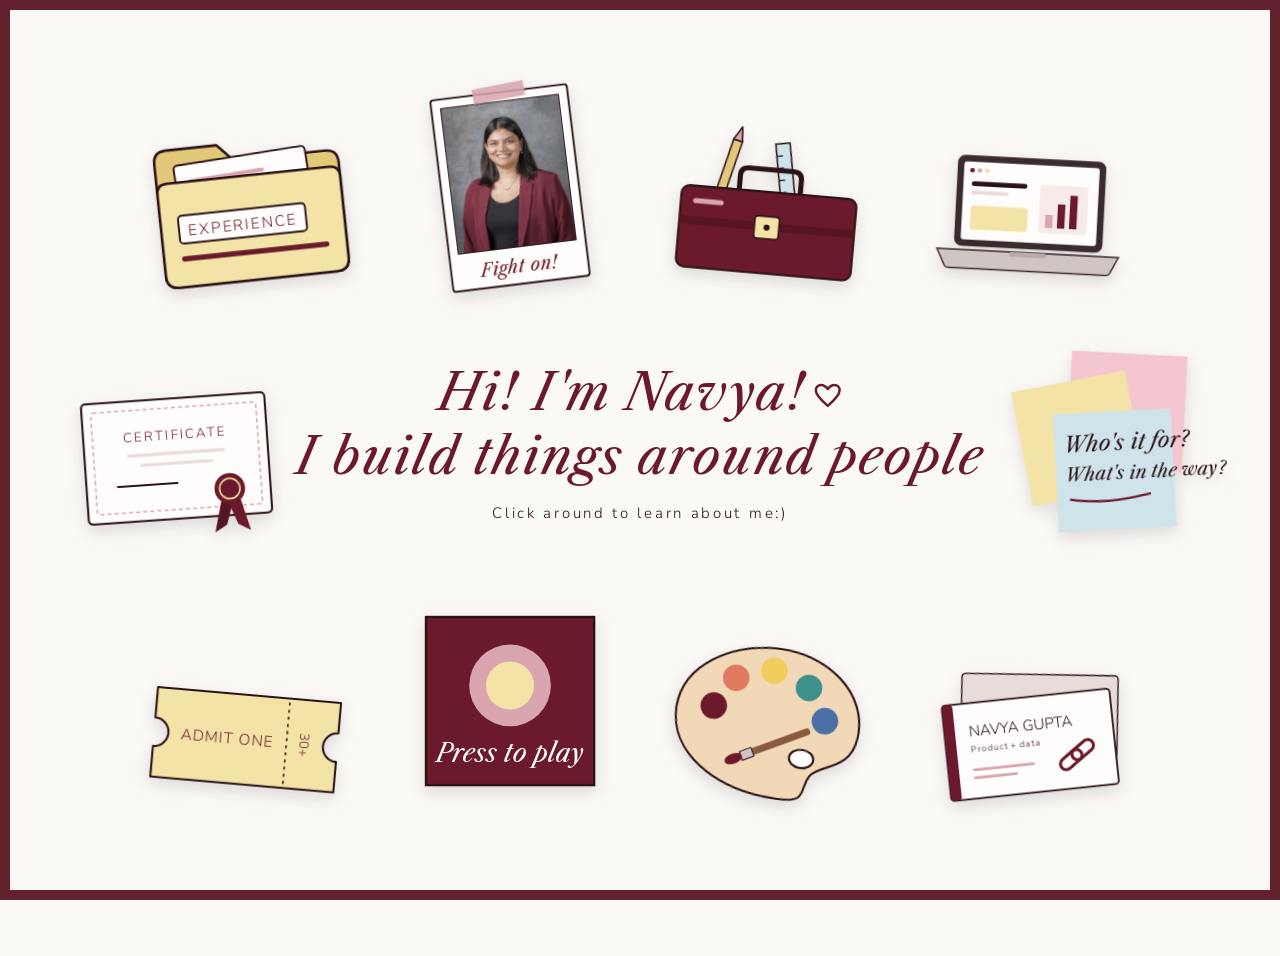
<file: index.html>
<!doctype html>
<html lang="en">
<head>
<meta charset="utf-8">
<meta name="viewport" content="width=device-width, initial-scale=1">
<title>Navya Gupta</title>
<meta name="description" content="Navya Gupta. Product and analytics, customer-obsessed, loves creative solutions to problems.">
<link rel="icon" href="/favicon.svg" type="image/svg+xml">
<link rel="apple-touch-icon" href="/apple-touch-icon.png">
<link rel="canonical" href="https://navyagupta.net/">
<meta property="og:url" content="https://navyagupta.net/">
<meta property="og:type" content="website">
<meta property="og:site_name" content="Navya Gupta">
<meta property="og:title" content="Navya Gupta">
<meta property="og:description" content="Navya Gupta. Product and analytics, customer-obsessed, loves creative solutions to problems.">
<meta property="og:image" content="https://navyagupta.net/assets/og.png">
<meta property="og:image:width" content="1200">
<meta property="og:image:height" content="630">
<meta name="twitter:card" content="summary_large_image">
<link rel="stylesheet" href="/fonts.css">
<style>
/* Layout: a ring of nine same-size hand-drawn objects around a handwritten hello.
   Each object is a link; hovering swaps the small typed caption under the hello. */
:root {
  --paper: #faf9f6; /* off-white */
  --frame: #62212c;
  --ink: #2a1216;
  --maroon: #6b1a2b;
  --rose: #d9a5ae;
  --butter: #f3e3a6;
  --soft: #6e5a5d;
  --line: #eadfdc;
  --hand: "Site Title", "Adobe Caslon Pro", "Libre Caslon Text", Georgia, serif;
  --type: "Site Body", Avenir, "Avenir Next", "Nunito Sans", sans-serif;
  color-scheme: light;
}
* { box-sizing: border-box; }
html, body { margin: 0; }
body {
  background: var(--paper);
  color: var(--ink);
  font-family: var(--type);
  padding-block: 0 56px;
  padding-left: max(16px, env(safe-area-inset-left, 0px));
  padding-right: max(16px, env(safe-area-inset-right, 0px));
}

/* Simple line frame around the page. */
body::after { content: ""; position: fixed; inset: 0; z-index: 50; pointer-events: none; border: 10px solid var(--frame); }
@media (max-width: 719px) { body::after { border-width: 6px; } }
.hero { min-height: 100vh; display: grid; place-items: center; padding-block: 24px; }


.stage {
  position: relative;
  width: min(1300px, 100%, 126vh);
  aspect-ratio: 11 / 8;
  container-type: inline-size; /* lets the hello scale with the stage (cqw) */
}
.hello {
  position: absolute;
  left: 50%; top: 49%;
  transform: translate(-50%, -50%);
  width: max-content;
  text-align: center;
  z-index: 1;
}
.hello h1 {
  margin: 0;
  font: 400 4.4cqw / 1.28 var(--hand);
  color: var(--maroon);
  white-space: nowrap; /* exactly two lines: the <br> is the only break */
}
.heart { width: 0.55em; height: 0.5em; margin-left: 0.18em; vertical-align: 0.05em; }
#cap {
  margin: 14px 0 0;
  font-size: clamp(12px, 1.2vw, 15px);
  letter-spacing: 0.18em;
  min-height: 1.4em;
}

.tile {
  position: absolute;
  left: var(--x); top: var(--y);
  width: var(--w);
  transform: rotate(var(--r)) scale(var(--s, 1));
  transition: transform 0.25s cubic-bezier(.3,1.4,.5,1);
  color: inherit;
  text-decoration: none;
  z-index: 2;
}
.tile svg {
  display: block; width: 100%; aspect-ratio: 1; height: auto; overflow: visible;
  filter: drop-shadow(0 6px 8px rgba(42, 18, 22, 0.14));
  animation: bob 6s ease-in-out infinite;
  animation-delay: var(--d, 0s);
}
@keyframes bob { 50% { transform: translateY(-6px); } }
.tile:hover, .tile:focus-visible { --r: 0deg !important; --s: 1.08; z-index: 3; }
.tile:focus-visible { outline: 2px dashed var(--maroon); outline-offset: 8px; border-radius: 8px; }
.tag {
  position: absolute; top: 100%; left: -8%; right: -8%; margin-top: 6px;
  font-size: clamp(11px, 1.35cqw, 16px); line-height: 1.25; letter-spacing: 0.06em; text-align: center;
  transform: rotate(calc(var(--r) * -1)); /* cancels the tile's tilt so the words sit level */
  opacity: 0; transition: opacity 0.2s; pointer-events: none;
}
.tile:hover .tag, .tile:focus-visible .tag { opacity: 1; }
.hand { font-family: var(--hand); }

/* record sleeve: click slides the vinyl out and spins it while the song plays */
button.tile { background: none; border: 0; padding: 0; font: inherit; cursor: pointer; }
.disc { transition: transform 0.5s cubic-bezier(.3, 1.3, .5, 1); }
.rec.on .disc { transform: translateX(62px); }
.spin { transform-box: fill-box; transform-origin: center; }
.rec.on .spin { animation: spin 3s linear infinite; }
@keyframes spin { to { transform: rotate(360deg); } }
#all[hidden] { display: none; }
#all { display: inline-block; margin-top: 8px; font-size: 12px; letter-spacing: 0.18em; color: var(--maroon); }
/* Spotify's own player, kept small. Fades in once the record is playing. */
.mini {
  position: fixed; right: max(16px, env(safe-area-inset-right, 0px)); bottom: max(12px, env(safe-area-inset-bottom, 0px));
  width: min(300px, calc(100% - 32px)); height: 80px;
  opacity: 0; pointer-events: none; transition: opacity 0.3s; z-index: 5;
}
.mini iframe { display: block; width: 100%; border: 0; }
.mini.show { opacity: 1; pointer-events: auto; }

@media (max-width: 719px) {
  .hero { place-items: start center; min-height: 0; }
  .stage { width: 100%; aspect-ratio: auto; display: grid; grid-template-columns: 1fr 1fr; gap: 28px 16px; padding-block: 24px; }
  .hello { position: static; transform: none; width: auto; grid-column: 1 / -1; margin-bottom: 8px; }
  .hello h1 { font-size: min(42px, 8.4vw); }
  .tile { position: static; width: min(160px, 100%); justify-self: center; transform: none; }
  .tile svg { animation: none; } /* nine looping animations with shadows is a lot for a phone */
  .tag { opacity: 1; position: static; display: block; transform: none; margin-top: 10px; font-size: 13px; }
  .hello { order: -2; }
  .tile[href="/usc/"], .tile[href="/skills/"] { order: -1; } /* photo and skills side by side, as on desktop */
}
@media (prefers-reduced-motion: reduce) {
  .tile svg { animation: none; }
  .tile { transition: none; }
}
</style>
</head>
<body>
<div class="hero">
<main class="stage">
  <div class="hello">
    <h1>Hi! I'm Navya!<svg class="heart" viewBox="0 0 24 22" aria-hidden="true"><path d="M12 20.5C5.5 15 1.5 11 1.5 6.8 1.5 3.9 3.6 2 6.2 2c2.2 0 4.2 1.3 5.8 3.6C13.600 3.300 15.600 2 17.800 2c2.600 0 4.700 1.900 4.700 4.800 0 4.200-4 8.200-10.500 13.700z" fill="none" stroke="currentColor" stroke-width="2.2" stroke-linejoin="round"/></svg><br>I build things around people</h1>
    <p id="cap" data-default="Click around to learn about me:)">Click around to learn about me:)</p>
    <a id="all" href="./recs" hidden>All my recs &rarr;</a>
  </div>

  <!-- experience: folder -->
  <a class="tile" href="/professional/" data-cap="Where I've shipped things" aria-label="Professional full-time experience" style="--x:6.5%;--y:5.8%;--w:18%;--r:-6deg;--d:0s">
    <svg viewBox="0 0 160 130" preserveAspectRatio="xMidYMax meet" aria-hidden="true">
      <path d="M8 24Q8 14 18 14H58L70 27H142Q152 27 152 37V112Q152 122 142 122H18Q8 122 8 112Z" fill="#e2c97a" stroke="#2a1216" stroke-width="2" stroke-linejoin="round"/>
      <rect x="24" y="24" width="104" height="60" rx="3" fill="#fffdfb" stroke="#2a1216" stroke-width="1.5" transform="rotate(-3 76 54)"/>
      <rect x="34" y="36" width="60" height="3" rx="1.5" fill="#d9a5ae" transform="rotate(-3 76 54)"/>
      <rect x="34" y="46" width="44" height="3" rx="1.5" fill="#e8dcd9" transform="rotate(-3 76 54)"/>
      <path d="M8 48Q8 40 16 40H144Q152 40 152 48V112Q152 122 142 122H18Q8 122 8 112Z" fill="#f3e3a6" stroke="#2a1216" stroke-width="2" stroke-linejoin="round"/>
      <rect x="22" y="66" width="100" height="22" rx="3" fill="#fffdfb" stroke="#2a1216" stroke-width="1.5"/>
      <text x="72" y="82" text-anchor="middle" font-family="Site Body, Avenir, sans-serif" font-weight="700" font-size="12" fill="#6b1a2b" letter-spacing="1.5">EXPERIENCE</text>
      <rect x="22" y="98" width="116" height="4" rx="2" fill="#6b1a2b"/>
    </svg>
    <span class="tag">Professional full-time experience</span>
  </a>

  <!-- projects: laptop -->
  <a class="tile" href="./projects" data-cap="Things I've built, mostly vibecoded" aria-label="Projects" style="--x:75.5%;--y:5.8%;--w:18%;--r:3deg;--d:-1.2s">
    <svg viewBox="0 0 220 150" preserveAspectRatio="xMidYMax meet" aria-hidden="true">
      <rect x="30" y="8" width="160" height="98" rx="8" fill="#3a2b2e"/>
      <rect x="37" y="15" width="146" height="84" rx="3" fill="#fffdfb"/>
      <circle cx="46" cy="24" r="2.5" fill="#6b1a2b"/><circle cx="54" cy="24" r="2.5" fill="#d9a5ae"/><circle cx="62" cy="24" r="2.5" fill="#f3e3a6"/>
      <rect x="46" y="36" width="60" height="5" rx="2.5" fill="#2a1216"/>
      <rect x="46" y="46" width="40" height="4" rx="2" fill="#e8dcd9"/>
      <rect x="120" y="36" width="52" height="52" rx="4" fill="#f6ebe9"/>
      <rect x="127" y="68" width="8" height="14" fill="#d9a5ae"/><rect x="140" y="56" width="8" height="26" fill="#6b1a2b"/><rect x="153" y="46" width="8" height="36" fill="#6b1a2b"/>
      <rect x="46" y="62" width="62" height="26" rx="4" fill="#f3e3a6"/>
      <path d="M12 110H208L200 126Q199 130 194 130H26Q21 130 20 126Z" fill="#cfc5c3" stroke="#3a2b2e" stroke-width="1.5"/>
      <rect x="90" y="110" width="40" height="5" rx="2.5" fill="#b8acaa"/>
    </svg>
    <span class="tag">Projects</span>
  </a>

  <!-- about: paint palette -->
  <a class="tile" href="./about" data-cap="The long version" aria-label="About" style="--x:52.5%;--y:68%;--w:18%;--r:8deg;--d:-2.4s">
    <svg viewBox="0 0 200 160" preserveAspectRatio="xMidYMax meet" aria-hidden="true">
      <path d="M100 8C150 6 194 40 190 84C187 118 156 114 148 128C140 144 150 154 120 154C60 154 8 124 10 76C12 36 54 10 100 8Z" fill="#f1d9b8" stroke="#2a1216" stroke-width="2"/>
      <ellipse cx="138" cy="112" rx="12" ry="9" fill="#fffdfb" stroke="#2a1216" stroke-width="2"/>
      <circle cx="46" cy="72" r="13" fill="#6b1a2b"/><circle cx="64" cy="42" r="13" fill="#e07a5f"/><circle cx="100" cy="30" r="13" fill="#f2cc5c"/><circle cx="136" cy="42" r="13" fill="#3f8f8b"/><circle cx="156" cy="72" r="13" fill="#4a6fa5"/>
      <g transform="rotate(-28 105 104)">
        <rect x="72" y="100" width="76" height="7" rx="3.5" fill="#8a5a3c"/>
        <rect x="76" y="99" width="12" height="9" fill="#cfc5c3" stroke="#2a1216" stroke-width="1"/>
        <ellipse cx="68" cy="103.5" rx="9" ry="5" fill="#6b1a2b"/>
      </g>
    </svg>
    <span class="tag">About</span>
  </a>

  <!-- product sense: sticky notes -->
  <a class="tile" href="./product-sense" data-cap="Products I love and products I'd fix" aria-label="Product sense" style="--x:82%;--y:36%;--w:18%;--r:-5deg;--d:-3.1s">
    <svg viewBox="0 0 180 170" preserveAspectRatio="xMidYMax meet" aria-hidden="true">
      <rect x="60" y="8" width="102" height="102" fill="#f4c6cf" transform="rotate(8 110 60)"/>
      <rect x="16" y="28" width="102" height="102" fill="#f3e3a6" transform="rotate(-6 68 80)"/>
      <rect x="44" y="58" width="104" height="104" fill="#cfe3ea" transform="rotate(2 96 110)"/>
      <g transform="rotate(2 96 110)" font-family="Site Title, Georgia, serif" fill="#2a1216">
        <text x="52" y="92" font-size="19">Who's it for?</text>
        <text x="52" y="118" font-size="16">What's in the way?</text>
        <path d="M56 134q30 6 70-2" stroke="#6b1a2b" stroke-width="2" fill="none" stroke-linecap="round"/>
      </g>
    </svg>
    <span class="tag">Product sense</span>
  </a>

  <!-- recs: record sleeve. Click = vinyl slides out and the song plays. -->
  <button class="tile rec" type="button" data-cap="Press to play: girl on fire" aria-label="Play Girl on Fire" style="--x:29.5%;--y:68%;--w:18%;--r:0deg;--d:-4.2s">
    <svg viewBox="0 0 160 170" preserveAspectRatio="xMidYMax meet" aria-hidden="true">
      <g class="disc">
        <g class="spin">
          <circle cx="80" cy="85" r="64" fill="#1d1416"/>
          <g fill="none" stroke="#3a2b2e" stroke-width="1.2"><circle cx="80" cy="85" r="55"/><circle cx="80" cy="85" r="47"/><circle cx="80" cy="85" r="39"/></g>
          <path d="M36 58A52 52 0 0 1 80 33" fill="none" stroke="#fffdfb" stroke-opacity=".3" stroke-width="3" stroke-linecap="round"/>
          <circle cx="80" cy="85" r="21" fill="#6b1a2b"/>
          <circle cx="80" cy="85" r="3" fill="#fffdfb"/>
        </g>
      </g>
      <rect x="10" y="15" width="140" height="140" fill="#6b1a2b" stroke="#2a1216" stroke-width="2"/>
      <circle cx="80" cy="72" r="34" fill="#d9a5ae"/>
      <circle cx="80" cy="72" r="20" fill="#f3e3a6"/>
      <text x="80" y="136" text-anchor="middle" font-family="Site Title, Georgia, serif" font-size="21" fill="#fffdfb">Press to play</text>
    </svg>

  </button>

  <!-- links: business card -->
  <a class="tile" href="./links" data-cap="Resume, GitHub, LinkedIn and more" aria-label="Links" style="--x:75.5%;--y:68%;--w:18%;--r:-6deg;--d:-5.3s">
    <svg viewBox="0 0 230 150" preserveAspectRatio="xMidYMax meet" aria-hidden="true">
      <rect x="34" y="6" width="176" height="104" rx="4" fill="#e8dcd9" stroke="#2a1216" stroke-width="1.5" transform="rotate(7 122 58)"/>
      <rect x="14" y="30" width="190" height="108" rx="4" fill="#fffdfb" stroke="#2a1216" stroke-width="2"/>
      <rect x="14" y="30" width="12" height="108" rx="4" fill="#6b1a2b"/>
      <text x="42" y="68" font-family="Site Body, Avenir, sans-serif" font-weight="700" font-size="17" fill="#2a1216">NAVYA GUPTA</text>
      <text x="42" y="86" font-family="Site Body, Avenir, sans-serif" font-size="10" fill="#2a1216" letter-spacing="1">Product + data</text>
      <rect x="42" y="104" width="70" height="3" rx="1.5" fill="#d9a5ae"/>
      <rect x="42" y="113" width="50" height="3" rx="1.5" fill="#d9a5ae"/>
      <g transform="translate(138 108) rotate(-35)" fill="none" stroke="#6b1a2b" stroke-width="3.5"><rect x="0" y="0" width="28" height="13" rx="6.5"/><rect x="17" y="0" width="28" height="13" rx="6.5"/></g>
    </svg>
    <span class="tag">Links</span>
  </a>

  <!-- certifications & courses: certificate with a ribbon seal -->
  <a class="tile" href="/certifications/" data-cap="Certificates, simulations and coursework" aria-label="Certifications and courses" style="--x:0%;--y:36%;--w:18%;--r:-4deg;--d:-1.8s">
    <svg viewBox="0 0 200 150" preserveAspectRatio="xMidYMax meet" aria-hidden="true">
      <rect x="10" y="12" width="180" height="118" rx="4" fill="#fffdfb" stroke="#2a1216" stroke-width="2"/>
      <rect x="19" y="21" width="162" height="100" rx="2" fill="none" stroke="#d9a5ae" stroke-width="1.5" stroke-dasharray="4 3"/>
      <text x="100" y="52" text-anchor="middle" font-family="Site Body, Avenir, sans-serif" font-weight="700" font-size="13" fill="#6b1a2b" letter-spacing="2">CERTIFICATE</text>
      <rect x="52" y="64" width="96" height="3" rx="1.5" fill="#e8dcd9"/>
      <rect x="64" y="74" width="72" height="3" rx="1.5" fill="#e8dcd9"/>
      <rect x="40" y="94" width="60" height="2" fill="#2a1216"/>
      <polygon points="141,115 133,146 145,139 152,118" fill="#561522"/>
      <polygon points="148,118 156,139 168,146 160,115" fill="#6b1a2b"/>
      <circle cx="150" cy="104" r="15" fill="#6b1a2b"/>
      <circle cx="150" cy="104" r="10" fill="none" stroke="#f3e3a6" stroke-width="1.5"/>
    </svg>
    <span class="tag">Certifications &amp; courses</span>
  </a>

  <!-- beyond the desk: ticket stub -->
  <a class="tile" href="/beyond/" data-cap="Communities, clubs and what I do for fun" aria-label="Beyond the desk" style="--x:6.5%;--y:68%;--w:18%;--r:5deg;--d:-3.6s">
    <svg viewBox="0 0 200 120" preserveAspectRatio="xMidYMax meet" aria-hidden="true">
      <path d="M10 14H190V44a14 14 0 0 0 0 28V102H10V72a14 14 0 0 0 0-28Z" fill="#f3e3a6" stroke="#2a1216" stroke-width="2" stroke-linejoin="round"/>
      <path d="M140 18V98" stroke="#2a1216" stroke-width="1.5" stroke-dasharray="3 4"/>
      <text x="82" y="63" text-anchor="middle" font-family="Site Body, Avenir, sans-serif" font-weight="700" font-size="15" fill="#6b1a2b" letter-spacing="1">ADMIT ONE</text>
      <text x="158" y="63" text-anchor="middle" font-family="Site Body, Avenir, sans-serif" font-weight="700" font-size="13" fill="#6b1a2b" transform="rotate(90 158 58)">30+</text>
    </svg>
    <span class="tag">Beyond the desk</span>
  </a>

  <!-- me at USC: polaroid with the headshot -->
  <a class="tile" href="/usc/" data-cap="Pictures of me at USC" aria-label="Me at USC" style="--x:29.5%;--y:5.8%;--w:18%;--r:-7deg;--d:-2.7s">
    <svg viewBox="0 0 160 220" preserveAspectRatio="xMidYMax meet" aria-hidden="true">
      <rect x="6" y="6" width="148" height="208" rx="3" fill="#fffdfb" stroke="#2a1216" stroke-width="2"/>
      <image href="assets/usc-headshot.jpg" x="16" y="16" width="128" height="158" preserveAspectRatio="xMidYMid slice"/>
      <rect x="16" y="16" width="128" height="158" fill="none" stroke="#2a1216" stroke-width="1"/>
      <text x="80" y="202" text-anchor="middle" font-family="Site Title, Georgia, serif" font-size="19" letter-spacing="0.4" fill="#6b1a2b">Fight on!</text>
      <rect x="52" y="-2" width="56" height="16" fill="#d9a5ae" fill-opacity="0.85" transform="rotate(-4 80 6)"/>
    </svg>
    <span class="tag">Me at USC</span>
  </a>

  <!-- skills: toolbox with a pencil and ruler sticking out. Sits right of the USC polaroid in the top row. -->
  <a class="tile" href="/skills/" data-cap="Technical and soft skills" aria-label="Skills" style="--x:52.5%;--y:5.8%;--w:18%;--r:5deg;--d:-0.6s">
    <svg viewBox="0 -14 200 164" preserveAspectRatio="xMidYMax meet" aria-hidden="true">
      <g transform="rotate(14 60 40)"><rect x="52" y="6" width="9" height="58" fill="#e2c97a" stroke="#2a1216" stroke-width="1.5"/><polygon points="52,6 61,6 56.5,-8" fill="#d9a5ae" stroke="#2a1216" stroke-width="1.5" stroke-linejoin="round"/></g>
      <g transform="rotate(-10 120 40)"><rect x="108" y="4" width="14" height="62" fill="#cfe3ea" stroke="#2a1216" stroke-width="1.5"/><path d="M108 16h6M108 28h6M108 40h6M108 52h6" stroke="#2a1216" stroke-width="1.2"/></g>
      <path d="M70 54V40Q70 32 78 32H122Q130 32 130 40V54" fill="none" stroke="#2a1216" stroke-width="5" stroke-linecap="round"/>
      <rect x="14" y="54" width="172" height="80" rx="8" fill="#6b1a2b" stroke="#2a1216" stroke-width="2"/>
      <rect x="14" y="84" width="172" height="8" fill="#561522"/>
      <rect x="88" y="78" width="24" height="22" rx="3" fill="#f3e3a6" stroke="#2a1216" stroke-width="1.5"/>
      <circle cx="100" cy="89" r="3" fill="#2a1216"/>
      <rect x="26" y="66" width="30" height="5" rx="2.5" fill="#d9a5ae"/>
    </svg>
    <span class="tag">Skills</span>
  </a>
</main>
</div>

<div id="mini" class="mini"><div id="embed"></div></div>

<script>

// Typed caption under the greeting: shows each tile's line on hover/focus, "now playing" while music runs.
const cap = document.getElementById("cap");
const rec = document.querySelector(".rec");
const all = document.getElementById("all");
const mini = document.getElementById("mini");
const SONG = "6qOEjO2IUD7PjtpsXawq0d";
let ctl, playing = false;

const say = (t) => (cap.firstChild.nodeValue = t);
const rest = () => say(playing ? (ctl ? "Now playing: girl on fire" : "Music plays on the live site") : cap.dataset.default);
document.querySelectorAll(".tile").forEach((t) => {
  const on = () => say(t === rec && playing ? "Pause the music" : t.dataset.cap);
  t.addEventListener("mouseenter", on); t.addEventListener("focus", on);
  t.addEventListener("mouseleave", rest); t.addEventListener("blur", rest);
});

// Spotify's iFrame API is heavy, so it only loads on the first click of the record.
window.onSpotifyIframeApiReady = (api) =>
  api.createController(document.getElementById("embed"), { uri: "spotify:track:" + SONG, width: "100%", height: 80 }, (c) => {
    ctl = c;
    c.addListener("playback_update", (e) => {
      playing = !e.data.isPaused;
      rec.classList.toggle("on", playing);
      all.hidden = !playing;
      rest();
    });
    c.play(); // ponytail: some browsers block this; the player stays visible so one tap on it works
  });

let loading = false;
rec.addEventListener("click", () => {
  if (ctl) return ctl.togglePlay();
  mini.classList.add("show");
  if (loading) return;
  loading = true;
  const s = document.createElement("script");
  s.src = "https://open.spotify.com/embed/iframe-api/v1";
  s.async = true;
  s.onerror = () => { playing = !playing; rec.classList.toggle("on", playing); mini.classList.remove("show"); loading = false; rest(); }; // offline or sandboxed: the record just animates
  document.head.append(s);
});
</script>
</body>
</html>
</file>
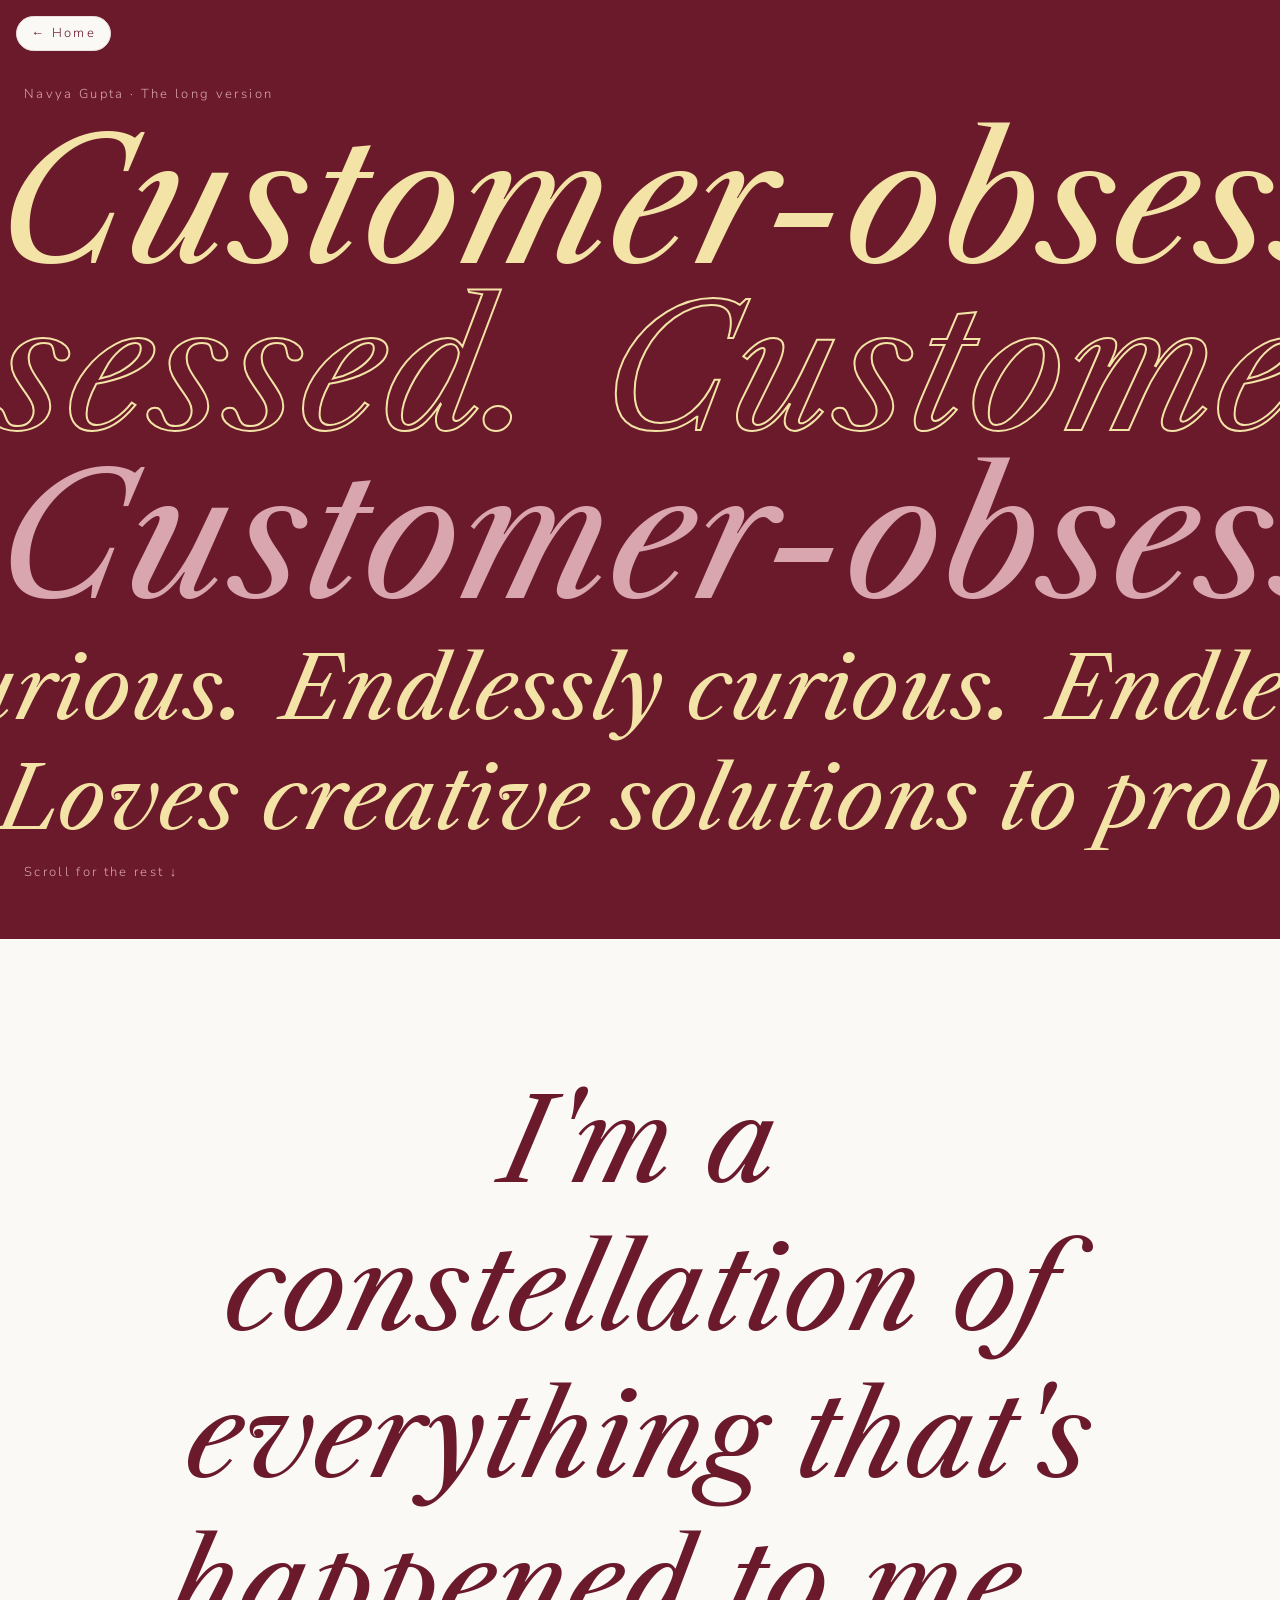
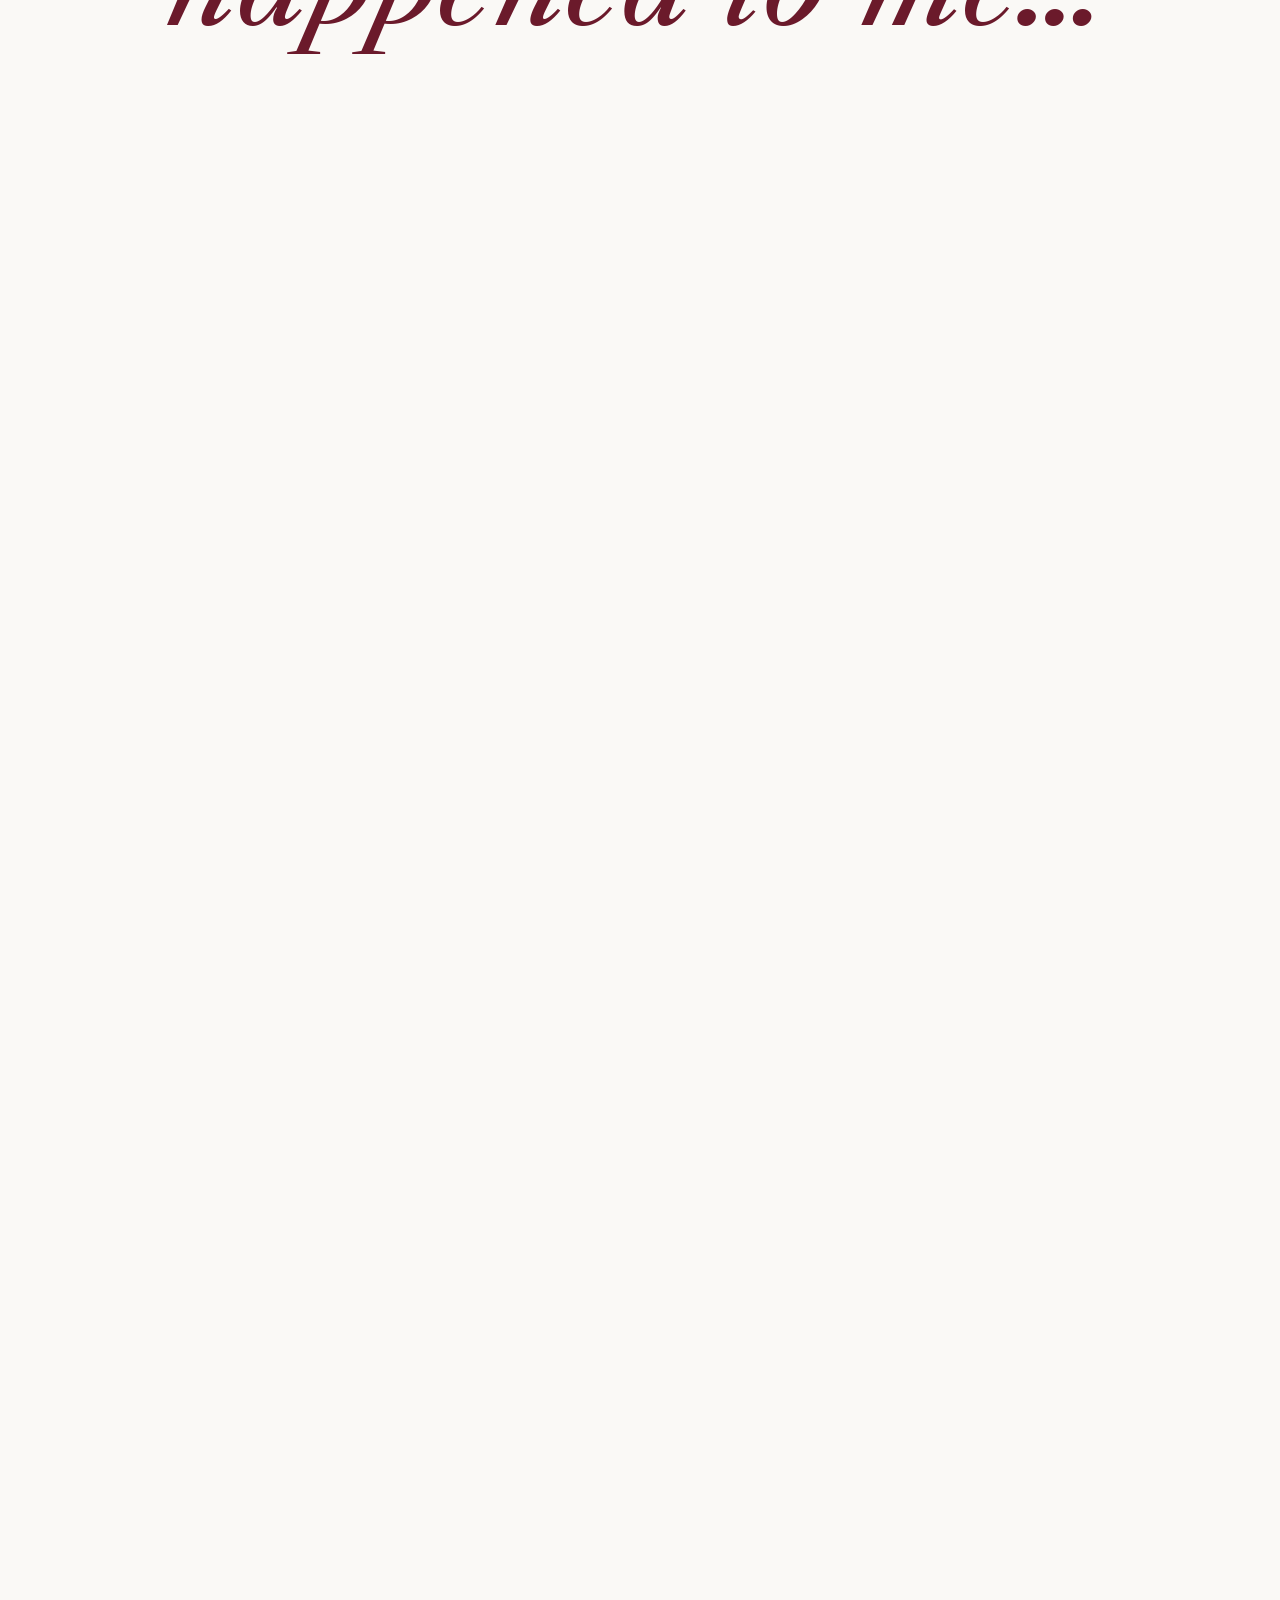
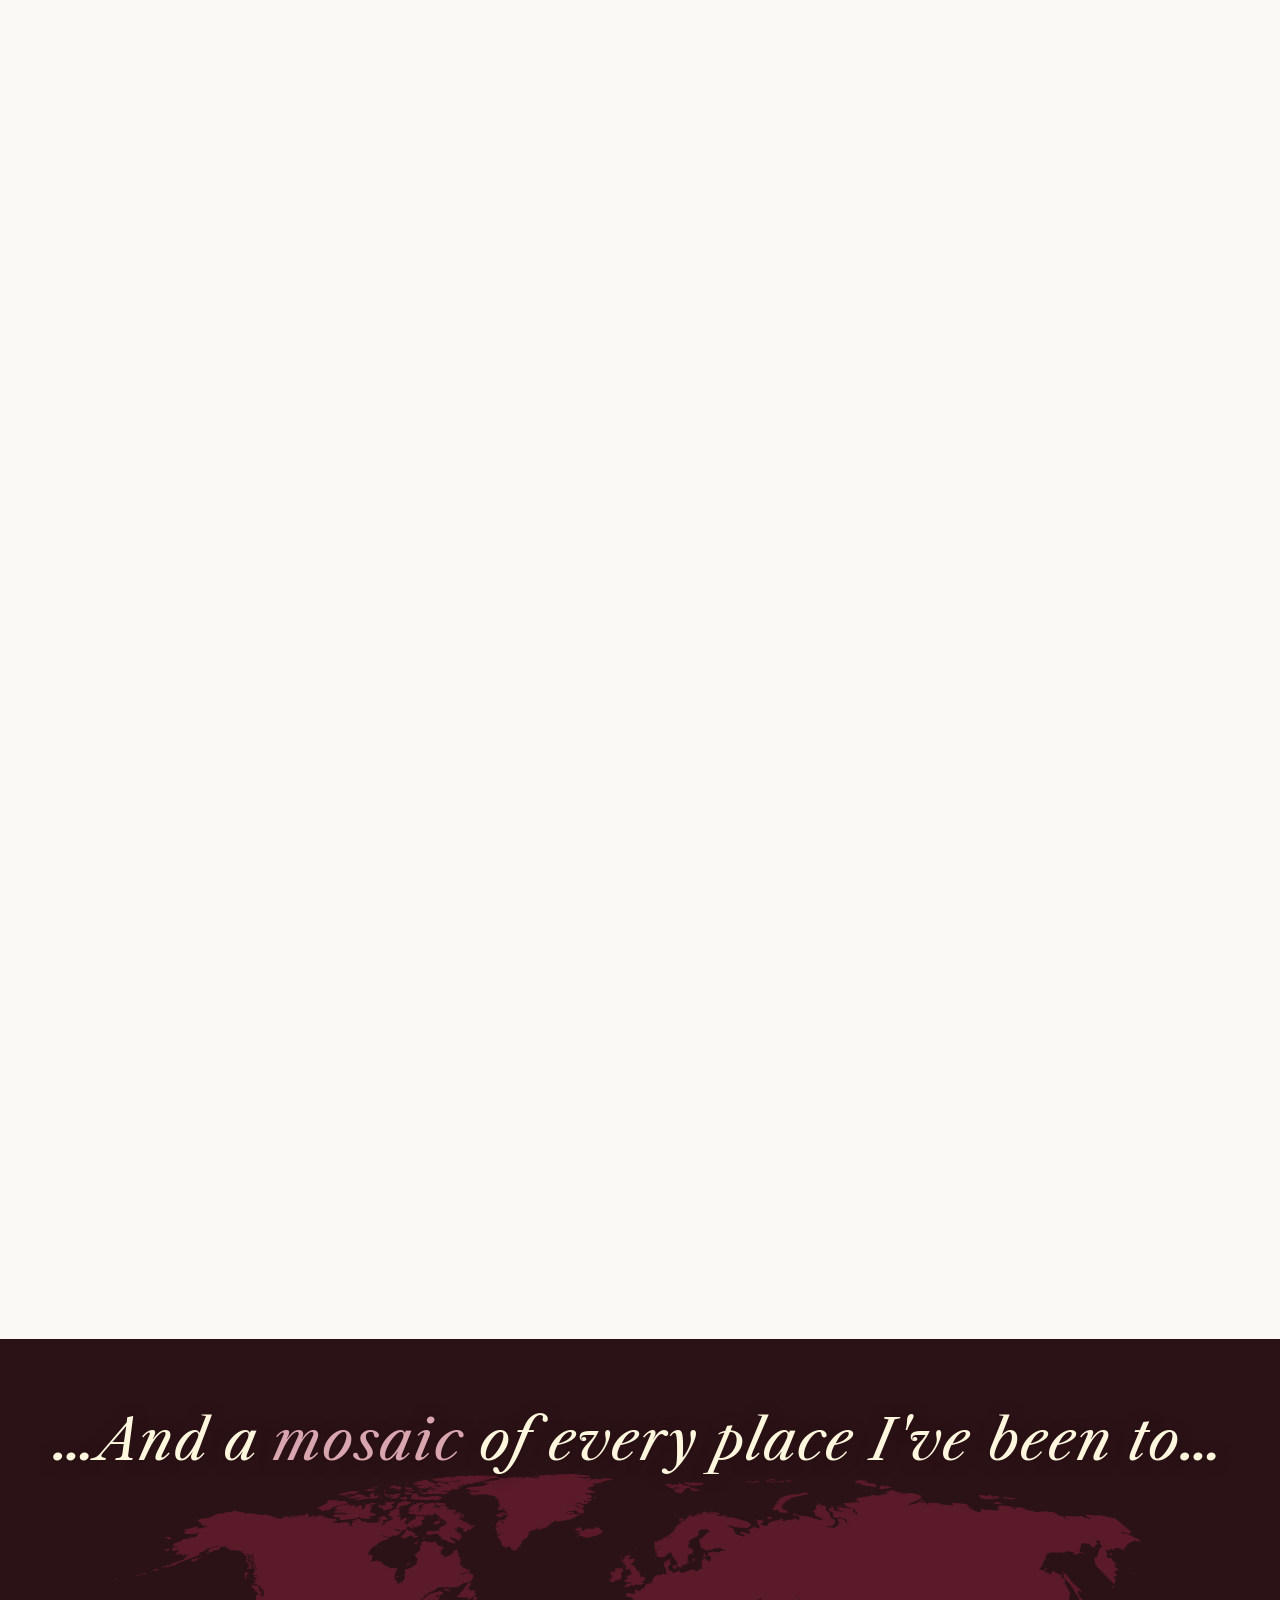
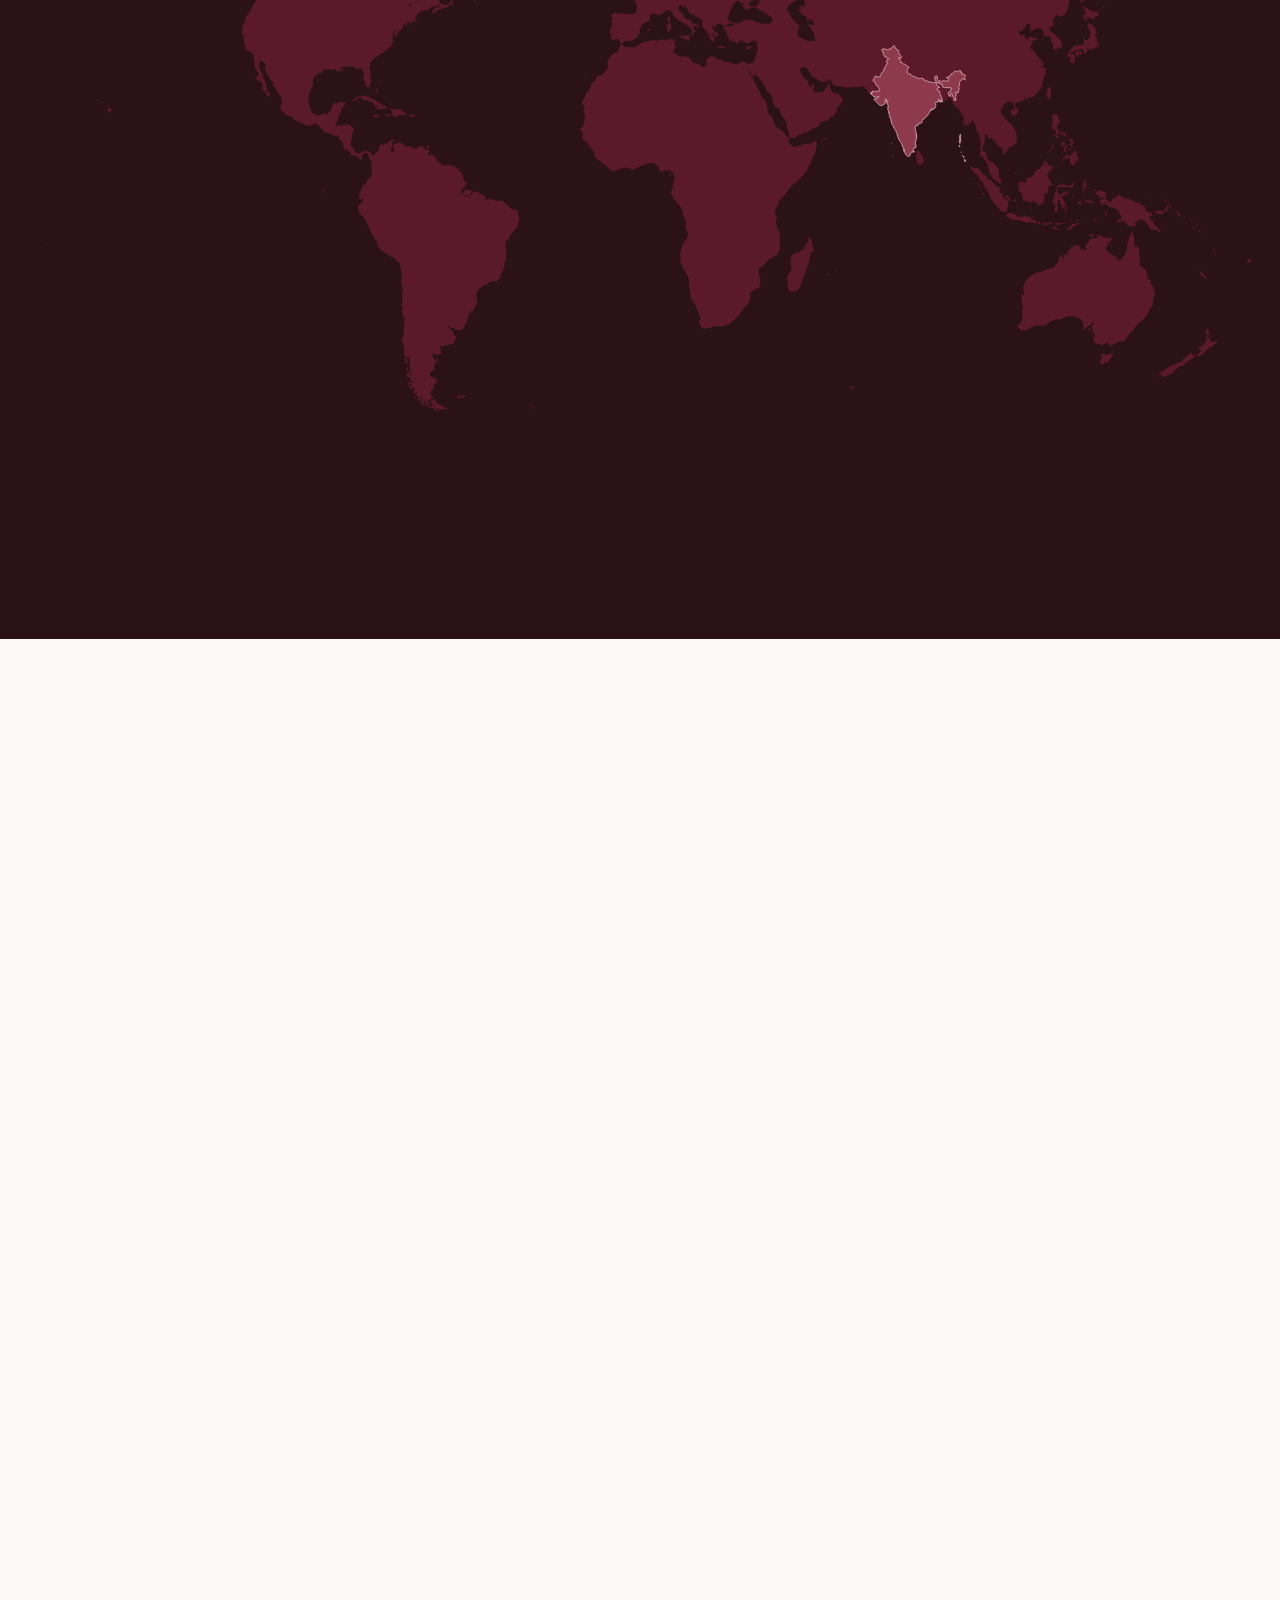
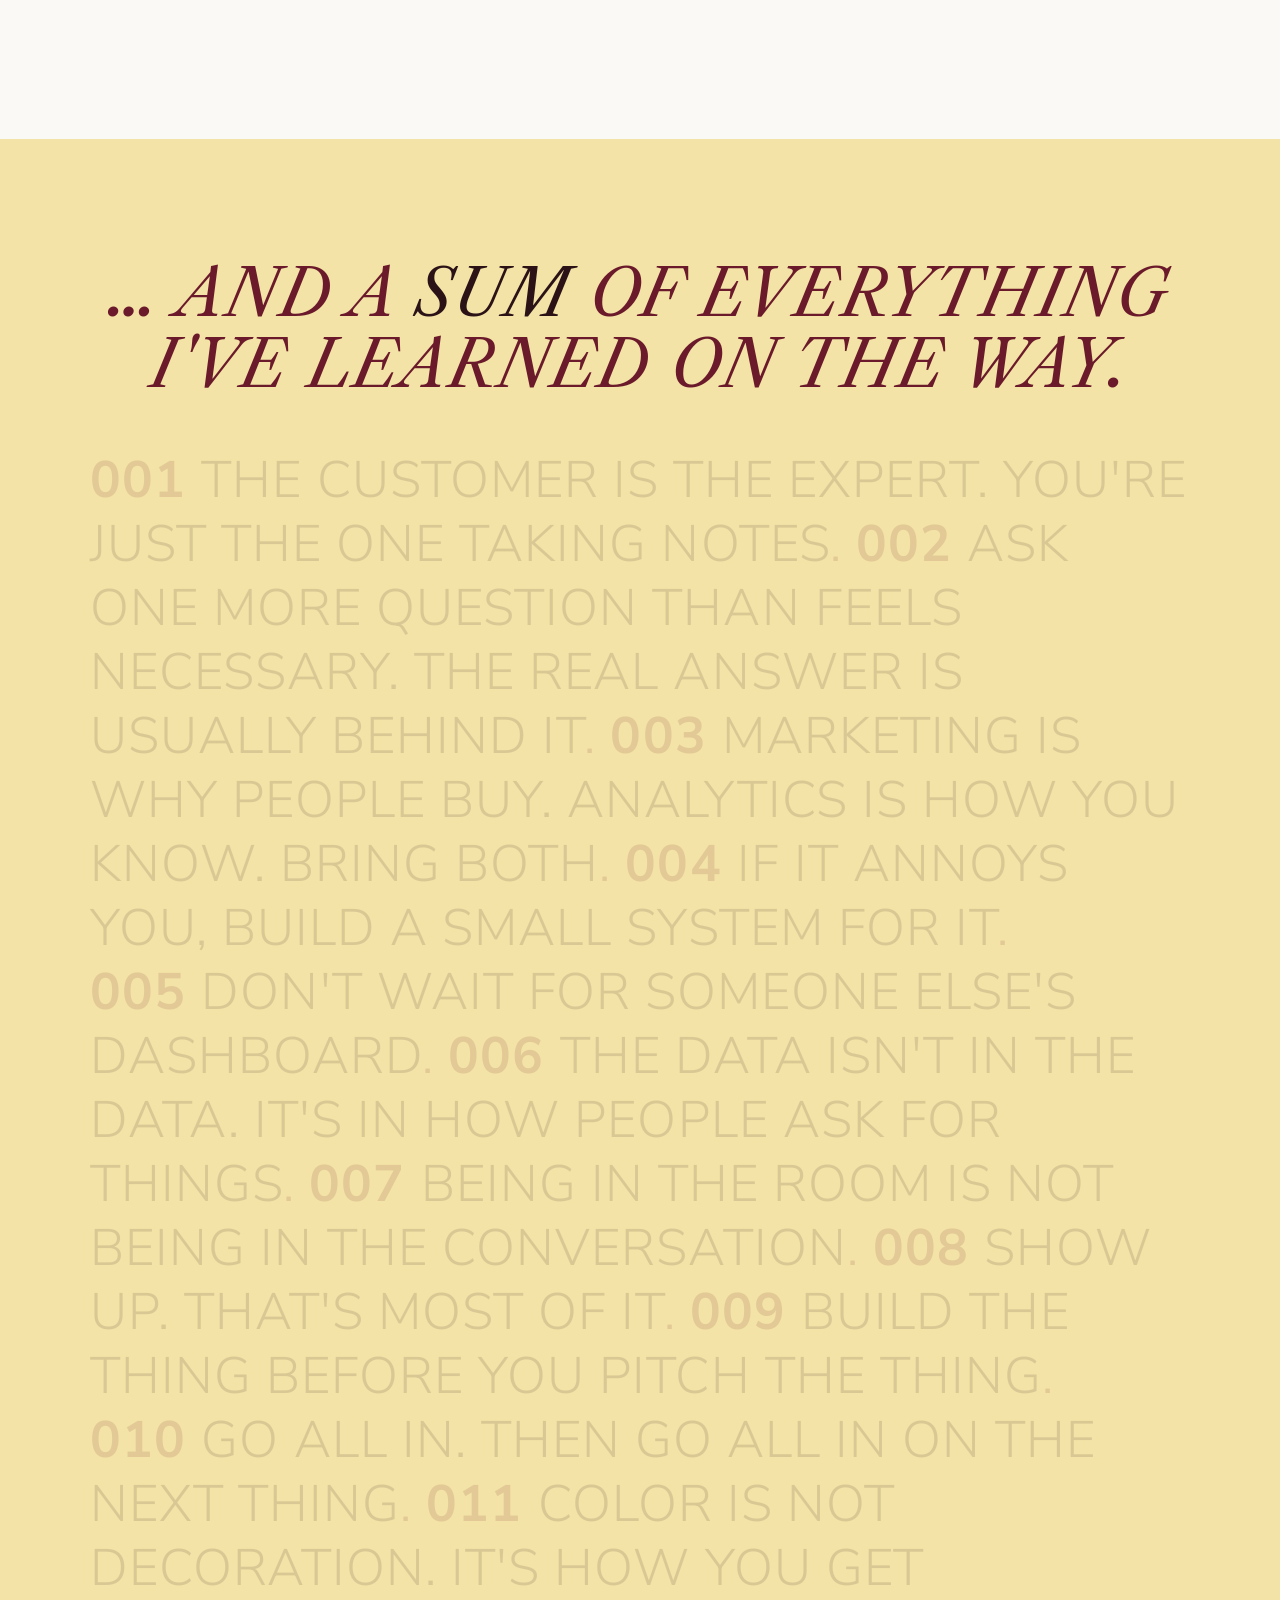
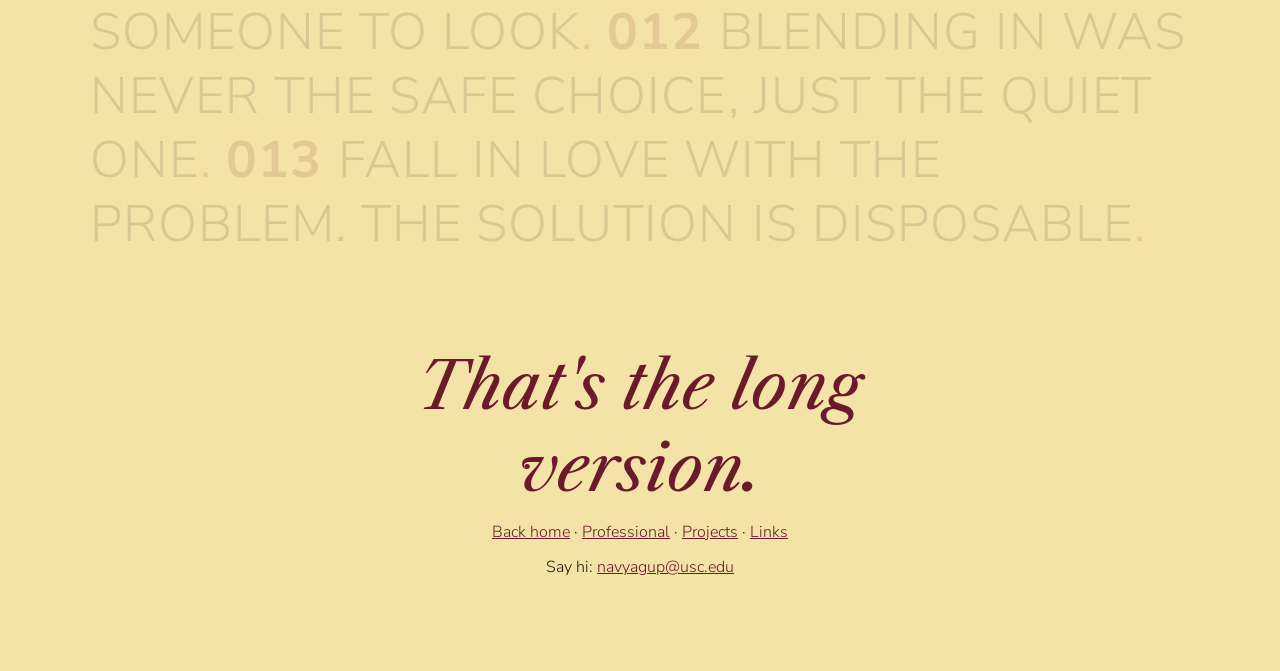
<file: about/index.html>
<!doctype html>
<html lang="en">
<head>
<meta charset="utf-8">
<meta name="viewport" content="width=device-width, initial-scale=1">
<title>Navya Gupta, About</title>
<meta name="description" content="The long version: the moments, places and lessons that add up to Navya Gupta.">
<link rel="icon" href="/favicon.svg" type="image/svg+xml">
<link rel="apple-touch-icon" href="/apple-touch-icon.png">
<link rel="canonical" href="https://navyagupta.net/about">
<meta property="og:url" content="https://navyagupta.net/about">
<meta property="og:type" content="website">
<meta property="og:site_name" content="Navya Gupta">
<meta property="og:title" content="Navya Gupta, About">
<meta property="og:description" content="The long version: the moments, places and lessons that add up to Navya Gupta.">
<meta property="og:image" content="https://navyagupta.net/assets/og.png">
<meta property="og:image:width" content="1200">
<meta property="og:image:height" content="630">
<meta name="twitter:card" content="summary_large_image">
<link rel="stylesheet" href="/fonts.css">
<style>
/* Six scroll acts. Act 2 (the home movie) is not built yet. Every rule below shows the finished state
   by default; the script only hides things when motion is allowed, so reduced-motion and no-JS still read fine. */
:root {
  --paper: #faf9f6;
  --ink: #2a1216;
  --maroon: #6b1a2b;
  --rose: #d9a5ae;
  --butter: #f3e3a6;
  --soft: #6e5a5d;
  --line: #eadfdc;
  --hand: "Site Title", "Adobe Caslon Pro", "Libre Caslon Text", Georgia, serif;
  --type: "Site Body", Avenir, "Avenir Next", "Nunito Sans", sans-serif;
  --display: var(--hand);
  color-scheme: light;
}
* { box-sizing: border-box; }
html, body { margin: 0; }
body { background: var(--paper); color: var(--ink); font: 400 16px / 1.6 var(--type); overflow-x: hidden; }
.sr-only { position: absolute; width: 1px; height: 1px; margin: -1px; padding: 0; overflow: hidden; clip: rect(0 0 0 0); white-space: nowrap; border: 0; }

.home {
  position: fixed; top: 16px; left: 16px; z-index: 40;
  background: var(--paper); color: var(--maroon); border: 1px solid var(--line); border-radius: 999px;
  padding: 6px 14px; font-size: 13px; letter-spacing: 0.18em; text-decoration: none;
}
.home:hover, .home:focus-visible { text-decoration: underline; }

/* Act 1: giant type */
.giant {
  background: var(--maroon); color: var(--butter); overflow: hidden; position: relative;
  min-height: 100vh; min-height: 100svh; display: flex; flex-direction: column; justify-content: center; padding-block: 84px 56px;
}
.giant .kicker, .giant .hint { margin: 0 24px; font-size: 13px; letter-spacing: 0.18em; color: var(--rose); }
.giant .kicker { margin-bottom: 14px; }
.giant .hint { margin-top: 22px; }
.giant .row { display: flex; width: max-content; gap: 0.4em; white-space: nowrap; font: 400 min(15.5vw, 19vh) / 0.98 var(--display); }
.giant .row.out { color: transparent; -webkit-text-stroke: 2px var(--butter); }
.giant .row.rose { color: var(--rose); }
.giant .row.small { font-size: min(7.5vw, 9.5vh); margin-top: 0.3em; }

/* Act 3: script into dots */
#script { background: var(--paper); overflow: hidden; position: relative; }
#script .stage { height: 100vh; height: 100svh; display: grid; place-items: center; padding: 24px; }
#script .wrap { position: relative; width: min(1000px, 92vw); text-align: center; }
.stext { margin: 0; font: 400 clamp(46px, 9vw, 132px) / 1.28 var(--hand); color: var(--maroon); }
.stext .w, .stext .ch { display: inline-block; }
.stext .w { white-space: nowrap; }
.sdot { position: absolute; border-radius: 50%; pointer-events: none; }
#script .after { margin: 28px 0 0; font-size: 15px; letter-spacing: 0.1em; color: var(--soft); }

/* Act 4: connect the dots. Dots sit around the edges; each click draws a pen line and reveals the next moment in order. */
[hidden] { display: none !important; }
.connect { background: transparent; }
html.motion .connect { position: absolute; inset: 0; visibility: hidden; }
html.motion .stage4 { height: 100%; min-height: 0; }
.stage4 { position: relative; height: 100vh; height: 100svh; min-height: 620px; overflow: hidden; }
.lines { position: absolute; inset: 0; width: 100%; height: 100%; z-index: 1; pointer-events: none; }
.seg { fill: none; stroke: var(--maroon); stroke-width: 2.4; stroke-linecap: round; stroke-linejoin: round; stroke-dasharray: 1; }
.hdr { position: absolute; z-index: 2; left: 50%; top: 50%; transform: translate(-50%, -50%); width: min(640px, 90%); text-align: center; padding: 8px 20px 12px; border-radius: 10px; transition: top 0.9s cubic-bezier(.3, .9, .3, 1), transform 0.9s cubic-bezier(.3, .9, .3, 1); }
.stage4.on .hdr { top: 52px; transform: translate(-50%, 0); background: var(--paper); }
.label { display: inline-flex; align-items: center; gap: 0.5em; margin: 0; font: 400 clamp(18px, 1.7vw, 22px) / 1.2 var(--type); color: var(--maroon); }
.label svg { width: 1.15em; height: 1.15em; flex: none; }
.quote { margin: 16px 0 0; }
.quote p { margin: 0; font: 400 clamp(26px, 2.5vw, 34px) / 1.28 var(--hand); color: var(--ink); text-wrap: balance; }
.quote footer { margin-top: 8px; font-size: 12px; letter-spacing: 0.16em; text-transform: uppercase; color: var(--soft); }
.hint4 { margin: 18px 0 0; font-size: 14px; color: var(--soft); transition: opacity 0.4s; }
.stage4.on .hint4 { display: none; }
.dot4 { position: absolute; z-index: 2; width: 44px; height: 44px; margin: -22px 0 0 -22px; padding: 0; border: 0; background: none; cursor: pointer; display: grid; place-items: center; -webkit-tap-highlight-color: transparent; }
.dot4 i { display: block; width: 12px; height: 12px; border-radius: 50%; background: var(--dc); transition: width 0.25s, height 0.25s, box-shadow 0.25s; animation: pulse 2.6s ease-in-out infinite; animation-delay: calc(var(--n) * -0.35s); }
.dot4:hover i, .dot4:focus-visible i { width: 20px; height: 20px; }
.dot4:focus-visible { outline: 2px dashed var(--maroon); outline-offset: -4px; border-radius: 50%; }
.dot4 b { position: absolute; font: 700 11px var(--type); color: var(--dt); opacity: 0; pointer-events: none; }
.dot4.on i { width: 30px; height: 30px; animation: none; }
.dot4.on b { opacity: 1; }
.dot4.cur i { box-shadow: 0 0 0 4px var(--paper), 0 0 0 6px var(--dc); }
@keyframes pulse { 50% { transform: scale(1.3); } }
.pen { position: absolute; z-index: 3; width: 30px; height: 30px; color: var(--maroon); pointer-events: none; }
.pen svg { display: block; width: 100%; height: 100%; }
.cardwrap { position: absolute; z-index: 2; inset: 0; display: grid; place-items: center; pointer-events: none; padding: 150px 16px 24px; }
.cardwrap .tile { pointer-events: auto; max-width: 100%; }
.again, .next { position: absolute; z-index: 3; bottom: 18px; font: 13px var(--type); letter-spacing: 0.14em; }
.again { left: 20px; background: none; border: 0; padding: 4px; color: var(--soft); text-decoration: underline; cursor: pointer; }
.next { right: 20px; color: var(--maroon); }
.tile { margin: 0; width: min(420px, 100%); background: #fff; border: 1px solid var(--line); border-radius: 4px; padding: 12px 12px 18px; box-shadow: 0 10px 24px rgba(42, 18, 22, 0.12); transform: rotate(var(--r, 0deg)); }
.tile.wide { width: min(560px, 100%); }
.tile[data-v="0"] { --c: var(--maroon); --ci: var(--butter); }
.tile[data-v="1"] { --c: var(--rose); --ci: var(--maroon); }
.tile[data-v="2"] { --c: var(--butter); --ci: var(--maroon); }
.ph { position: relative; aspect-ratio: 4 / 3; background: var(--c); display: grid; place-items: center; overflow: hidden; container-type: inline-size; }
.tile.wide .ph { aspect-ratio: 3 / 2; }
.ph img.photo { position: absolute; inset: 0; width: 100%; height: 100%; object-fit: cover; }
.ph .big { font: 400 30cqw / 1.28 var(--hand); color: var(--ci); opacity: 0.8; }
.tile small { display: block; margin-top: 12px; font-size: 12px; letter-spacing: 0.14em; color: var(--soft); }
.tile h3 { margin: 2px 0 4px; font: 400 clamp(28px, 3.2vw, 36px) / 1.28 var(--hand); color: var(--maroon); }
.tile p { margin: 0; font-size: 14px; line-height: 1.5; }
/* The circle, arrow and label on the cohort photo (moment 18) */
.mark { position: absolute; inset: 0; width: 100%; height: 100%; pointer-events: none; }
.mark path { fill: none; stroke-linecap: round; stroke-linejoin: round; stroke-dasharray: 1; }
.mark .halo { stroke: var(--ink); stroke-width: 32; }
.mark .line { stroke: var(--butter); stroke-width: 17; }
.me {
  position: absolute; left: 77%; top: 6.9%; translate: -50% -50%; rotate: -4deg;
  background: var(--butter); color: var(--maroon); border-radius: 999px; padding: 0 0.45em; white-space: nowrap;
  font: 400 7cqw / 1.15 var(--hand); box-shadow: 0 2px 8px rgba(0, 0, 0, 0.25);
}
.inset { position: absolute; left: 3%; bottom: 4%; width: 24%; height: auto; border: 5px solid #fff; box-shadow: 0 6px 14px rgba(0, 0, 0, 0.35); rotate: -5deg; }

/* Act 5: the places */
#map { position: relative; height: 100vh; height: 100svh; background: var(--ink); color: var(--butter); overflow: hidden; }
#map h2 { position: absolute; z-index: 2; left: 50%; transform: translateX(-50%); top: 72px; margin: 0; white-space: nowrap; text-align: center; font: 400 min(4.3vw, 7.5vh) / 1.1 var(--display); letter-spacing: 0.02em; color: #fff7dd; text-shadow: 0 2px 14px var(--ink), 0 0 3px var(--ink); }
#map h2 em { font-style: normal; color: var(--rose); }
#map svg { position: absolute; inset: 0; width: 100%; height: 100%; display: block; }
.land { fill: #5a1a29; }
.india { fill: #8d3a4c; stroke: var(--rose); stroke-width: 1; vector-effect: non-scaling-stroke; }
.pin circle { vector-effect: non-scaling-stroke; }
.pin .core { fill: var(--butter); stroke: var(--ink); stroke-width: 1.5px; }
.pin .ring { fill: none; stroke: var(--butter); stroke-opacity: 0.45; stroke-width: 1px; }
.caps { position: absolute; z-index: 2; left: 0; right: 0; bottom: 0; height: 6.5em; padding: 0 16px 18px; background: linear-gradient(transparent, rgba(42, 18, 22, 0.9) 60%); font-size: 14px; letter-spacing: 0.1em; text-align: center; }
.caps p { position: absolute; inset: 0 16px 18px; margin: 0; display: grid; place-items: end center; }

/* Act 6: the sum */
.sum { background: var(--butter); color: var(--maroon); padding: 120px 24px 80px; }
.sum h2 { margin: 0 auto 48px; max-width: 1100px; text-align: center; text-transform: uppercase; font: 400 clamp(30px, 5vw, 68px) / 1.1 var(--display); }
.sum h2 em { font-style: normal; color: var(--ink); }
.sumlist { list-style: none; margin: 0 auto; padding: 0; max-width: 1100px; font: 300 clamp(24px, 4vw, 54px) / 1.25 var(--type); letter-spacing: 0.02em; text-transform: uppercase; color: var(--ink); }
.sumlist li { display: inline; }
.sumlist li + li::before { content: " "; }
.sumlist .n { font-family: "Site Body Bold", var(--type); font-weight: 700; color: var(--maroon); margin-right: 0.3em; }
.sumlist .t::after { content: "."; color: var(--maroon); }
.end { margin: 90px auto 0; max-width: 700px; text-align: center; color: var(--ink); }
.end p { margin: 0 0 10px; }
.end .hand { font: 400 clamp(40px, 6vw, 64px) / 1.28 var(--hand); color: var(--maroon); }
.end a { color: var(--maroon); }

@media (max-width: 719px) {
  .home { top: 10px; left: 10px; }
  .giant .row { font-size: min(12.5vw, 19vh); }
  .giant .row.small { font-size: min(6vw, 9.5vh); }
  .giant .row.out { -webkit-text-stroke-width: 1.5px; }
  .hdr { top: 76%; padding: 6px 12px 8px; }
  .stage4.on .hdr { top: 44px; }
  .label { font-size: 16px; }
  .quote { margin-top: 8px; }
  .quote p { font-size: 22px; }
  .quote footer { margin-top: 4px; font-size: 11px; }
  .cardwrap { inset: 60% 0 0 0; padding: 0 16px; }
  #map h2 { white-space: normal; width: 92vw; font-size: 7.5vw; }
  .tile, .tile.wide { width: min(290px, 100%); padding: 10px 10px 14px; }
  .ph { aspect-ratio: 16 / 10; }
  .tile.wide .ph { aspect-ratio: 3 / 2; }
  .tile h3 { font-size: 26px; }
  .tile p { font-size: 13px; line-height: 1.4; }
  .tile small { margin-top: 8px; }
  .again, .next { bottom: auto; top: 56%; }
}
@media (prefers-reduced-motion: reduce) { html { scroll-behavior: auto; } }
</style>
</head>
<body>
<a class="home" href="/">&larr; Home</a>

<main>
<!-- Act 1: the opening claim -->
<section class="giant" id="giant">
  <h1 class="sr-only">Customer-obsessed. Endlessly curious. Loves creative solutions to problems.</h1>
  <p class="kicker" aria-hidden="true">Navya Gupta &middot; The long version</p>
  <div class="row" aria-hidden="true"><span>Customer-obsessed.</span><span>Customer-obsessed.</span><span>Customer-obsessed.</span><span>Customer-obsessed.</span></div>
  <div class="row out" aria-hidden="true"><span>Customer-obsessed.</span><span>Customer-obsessed.</span><span>Customer-obsessed.</span><span>Customer-obsessed.</span></div>
  <div class="row rose" aria-hidden="true"><span>Customer-obsessed.</span><span>Customer-obsessed.</span><span>Customer-obsessed.</span><span>Customer-obsessed.</span></div>
  <div class="row small" aria-hidden="true"><span>Endlessly curious.</span><span>Endlessly curious.</span><span>Endlessly curious.</span><span>Endlessly curious.</span></div>
  <div class="row small" aria-hidden="true"><span>Loves creative solutions to problems.</span><span>Loves creative solutions to problems.</span><span>Loves creative solutions to problems.</span></div>
  <p class="hint" aria-hidden="true">Scroll for the rest &darr;</p>
</section>

<!-- Act 2 (the home movie) goes here once the clip is chosen.
     Line for it: "This is who I've always been." -->

<!-- Act 3: script into dots -->
<section id="script">
  <div class="stage">
    <div class="wrap">
      <p class="sr-only">I'm a constellation of everything that's happened to me.</p>
      <p class="stext" aria-hidden="true">I'm a constellation of everything that's happened to me&hellip;</p>
      <p class="after">Moments first, then places, then what they add up to.</p>
    </div>
  </div>
<!-- Act 4: connect the dots, in the same pinned screen as Act 3 so the dots never leave -->
<div class="connect" id="moments" role="region" aria-labelledby="mh">
  <h2 id="mh" class="sr-only">The moments</h2>
  <div class="stage4" id="connect">
    <svg class="lines" id="lines" aria-hidden="true"></svg>
    <div class="hdr" id="hdr">
      <p class="label"><svg viewBox="0 0 24 24" aria-hidden="true"><path d="M3 21l1.2-4.4L16 4.8l3.2 3.2L7.4 19.8 3 21z M14 6.8l3.2 3.2" fill="none" stroke="currentColor" stroke-width="1.7" stroke-linejoin="round" stroke-linecap="round"/></svg><span id="lab">Connect the dots</span></p>
      <blockquote class="quote"><p>You can't connect the dots looking forward; you can only connect them looking backwards.</p><footer>&ndash; Steve Jobs</footer></blockquote>
      <p class="hint4" id="hint4">Pick any dot. There's no wrong order.</p>
    </div>
    <div class="dots" id="dots"></div>
    <div class="cardwrap" id="cardwrap" aria-live="polite"></div>
    <span class="pen" id="pen" hidden aria-hidden="true"><svg viewBox="0 0 24 24"><path d="M3 21l1.2-4.4L16 4.8l3.2 3.2L7.4 19.8 3 21z M14 6.8l3.2 3.2" fill="#faf9f6" stroke="currentColor" stroke-width="1.7" stroke-linejoin="round" stroke-linecap="round"/></svg></span>
    <button class="again" id="again" type="button" hidden>Start over</button>
    <a class="next" id="next" href="#map" hidden>Now, the places &darr;</a>
  </div>
  <!-- The moments, in the order they are revealed. Each click on a dot reveals the next one. -->
  <ol id="momentdata" hidden>
    <li><figure class="tile"><figcaption><h3>A room full of pictures and color</h3><p>Mumbai, where I grew up.</p></figcaption></figure></li>
    <li><figure class="tile"><figcaption><h3>All in, then the next thing</h3><p>Lego, painting, soccer, badminton. I commit fully, then find the next thing.</p></figcaption></figure></li>
    <li><figure class="tile"><figcaption><h3>Painting</h3><p>Drawing and painting since I was a kid. Still how I destress.</p></figcaption></figure></li>
    <li><figure class="tile"><figcaption><h3>Finding my people</h3><p>My first week at UMass, looking for where I belonged.</p></figcaption></figure></li>
    <li><figure class="tile"><figcaption><h3>A talk about my home language</h3><p>My freshman communications class, where I spoke about the language I grew up with.</p></figcaption></figure></li>
    <li><figure class="tile"><figcaption><h3>Why people buy, and how you know</h3><p>Marketing and economics, together.</p></figcaption></figure></li>
    <li><figure class="tile"><figcaption><h3>Women of Isenberg</h3><p>I was a panel moderator for the Women of Isenberg conference in 2022 and 2023.</p></figcaption></figure></li>
    <li><figure class="tile"><figcaption><h3>UMass graduation</h3><p>May 2023.</p></figcaption></figure></li>
    <li><figure class="tile"><figcaption><h3>Wayfair</h3><p>July 2023, digital product merchandising.</p></figcaption></figure></li>
    <!-- DRAFT: moment 10's second sentence is invented placeholder copy. Confirm or replace with the real sources and the real miss. -->
    <li><figure class="tile"><figcaption><h3>A NotebookLM for the team</h3><p>I built one to onboard new associates faster, and 15+ ramped up 30% faster. When it got something wrong, I fixed the source instead of patching the answer.</p></figcaption></figure></li>
    <li><figure class="tile"><figcaption><h3>The bird-owner interview</h3><p>A customer interview that taught me the customer is the expert.</p></figcaption></figure></li>
    <li><figure class="tile"><figcaption><h3>Get everything you need</h3><p>I helped shape the features and the algorithm behind this Wayfair section.</p></figcaption></figure></li>
    <li><figure class="tile"><figcaption><h3>Wanting to be in the conversation</h3><p>Losing the thread in algorithm meetings made me want to understand them.</p></figcaption></figure></li>
    <li><figure class="tile"><figcaption><h3>East Coast to West Coast</h3><p>USC Marshall and the MS in Business Analytics.</p></figcaption></figure></li>
    <!-- DRAFT: moment 15's second sentence is invented placeholder copy. Replace with what the digging really felt like. -->
    <li><figure class="tile"><figcaption><h3>Respite Buddy</h3><p>A 12-hour build and about 40 quiet spots. The digging felt like detective work: for every spot, would I actually sit here?</p></figcaption></figure></li>
    <li><figure class="tile"><figcaption><h3>Core Rep</h3><p>I ran to get out of my comfort zone and represent my classmates. Now there's a Friday-morning Core A email.</p></figcaption></figure></li>
    <li><figure class="tile"><figcaption><h3>Nobody asked</h3><p>Puzzle Table and a daily 10am recruiting brief, built because nobody asked for them.</p></figcaption></figure></li>
    <li><figure class="tile wide"><figcaption><h3>In a sea of black, the maroon</h3><p>Same blazer, same me, standing out on purpose.</p></figcaption></figure></li>
    <li><figure class="tile"><figcaption><h3>TripMatch</h3><p>First place out of 44 teams at the USC Marshall MSBA AI Case Competition, October 2026.</p></figcaption></figure></li>
  </ol>
  <noscript><style>#momentdata[hidden]{display:block!important;max-width:640px;margin:40px auto;padding:0 20px;list-style:none}#momentdata .tile{margin-bottom:24px}</style></noscript>
</div>
</section>

<!-- Act 5: the places -->
<section id="map">
  <h2>&hellip;And a <em>mosaic</em> of every place I've been to&hellip;</h2>
  <svg id="worldsvg" role="img" aria-label="A world map with a pin for each of the 46 places I've been" preserveAspectRatio="xMidYMid meet" viewBox="0 0 1000 520">
    <g id="land"><path class="land"/><path class="india"/></g>
    <g id="pins"></g>
  </svg>
  <div class="caps">
    <p id="cap1">Around the world, across the USA, and home in India. 46 places so far.</p>
  </div>
</section>

<!-- Act 6: the sum -->
<section class="sum" id="sum">
  <h2>&hellip; And a <em>sum</em> of everything I've learned on the way.</h2>
  <ol class="sumlist">
    <li><span class="n">001</span><span class="t">The customer is the expert. You're just the one taking notes</span></li>
    <li><span class="n">002</span><span class="t">Ask one more question than feels necessary. The real answer is usually behind it</span></li>
    <li><span class="n">003</span><span class="t">Marketing is why people buy. Analytics is how you know. Bring both</span></li>
    <li><span class="n">004</span><span class="t">If it annoys you, build a small system for it</span></li>
    <li><span class="n">005</span><span class="t">Don't wait for someone else's dashboard</span></li>
    <li><span class="n">006</span><span class="t">The data isn't in the data. It's in how people ask for things</span></li>
    <li><span class="n">007</span><span class="t">Being in the room is not being in the conversation</span></li>
    <li><span class="n">008</span><span class="t">Show up. That's most of it</span></li>
    <li><span class="n">009</span><span class="t">Build the thing before you pitch the thing</span></li>
    <li><span class="n">010</span><span class="t">Go all in. Then go all in on the next thing</span></li>
    <li><span class="n">011</span><span class="t">Color is not decoration. It's how you get someone to look</span></li>
    <li><span class="n">012</span><span class="t">Blending in was never the safe choice, just the quiet one</span></li>
    <li><span class="n">013</span><span class="t">Fall in love with the problem. The solution is disposable</span></li>
  </ol>
  <div class="end">
    <p class="hand">That's the long version.</p>
    <p><a href="/">Back home</a> &middot; <a href="/professional/">Professional</a> &middot; <a href="/projects">Projects</a> &middot; <a href="/links">Links</a></p>
    <p>Say hi: <a href="mailto:navyagup@usc.edu">navyagup@usc.edu</a></p>
  </div>
</section>
</main>

<script src="/about/gsap.min.js"></script>
<script src="/about/ScrollTrigger.min.js"></script>
<script src="/about/map-data.js"></script>
<script>
(() => {
  const $ = (s, r = document) => r.querySelector(s);
  const $$ = (s, r = document) => [...r.querySelectorAll(s)];
  const NS = "http://www.w3.org/2000/svg";
  const reduce = matchMedia("(prefers-reduced-motion: reduce)").matches;
  const motion = !!(window.gsap && window.ScrollTrigger) && !reduce;
  if (motion) { gsap.registerPlugin(ScrollTrigger); ScrollTrigger.config({ ignoreMobileResize: true }); document.documentElement.classList.add("motion"); }

  /* Map pieces are built once; the zoom timeline is rebuilt on resize. */
  const M = window.MAP;
  const pins = [];
  const view = { k: 1, tx: 0, ty: 0 };
  let vh = M ? M.h : 520;      // viewBox height, matched to the stage so the zoom fills phones too
  const svg = $("#worldsvg"), landG = $("#land"), pinsG = $("#pins");
  if (M) {
    $(".land", svg).setAttribute("d", M.land);
    $(".india", svg).setAttribute("d", M.india);
    M.pins.forEach((p) => {
      const g = document.createElementNS(NS, "g");
      g.setAttribute("class", "pin");
      g.innerHTML = `<g class="pop"><circle class="ring" r="8"/><circle class="core" r="3.4"/><title>${p.n}</title></g>`;
      pinsG.appendChild(g);
      pins.push({ ...p, el: g, pop: g.firstChild });
    });
  }
  function place() {
    landG.setAttribute("transform", `translate(${view.tx} ${view.ty}) scale(${view.k})`);
    pins.forEach((p) => p.el.setAttribute("transform", `translate(${p.x * view.k + view.tx} ${p.y * view.k + view.ty})`));
  }

  /* Act 1: the rows slide in, then drift sideways as you scroll past. */
  function act1() {
    gsap.from("#giant .row", { yPercent: 40, opacity: 0, duration: 0.9, stagger: 0.12, ease: "power3.out" });
    $$("#giant .row").forEach((row, i) => {
      const dir = i % 2 ? 1 : -1;
      gsap.fromTo(row, { xPercent: dir > 0 ? -16 : 0 }, { xPercent: dir > 0 ? 0 : -16, ease: "none",
        scrollTrigger: { trigger: "#giant", start: "top top", end: "bottom top", scrub: true } });
    });
  }

  /* Act 3: the sentence's letters turn into colored dots, then the dots scatter. */
  function act3() {
    const wrap = $("#script .wrap"), txt = $(".stext", wrap);
    if (!txt.dataset.split) {
      txt.innerHTML = txt.textContent.trim().split(/\s+/)
        .map((w) => `<span class="w">${[...w].map((c) => `<span class="ch">${c}</span>`).join("")}</span>`).join(" ");
      txt.dataset.split = "1";
    }
    $$(".sdot", wrap).forEach((d) => d.remove());
    const chars = $$(".ch", txt), box = wrap.getBoundingClientRect();
    const colors = ["#6b1a2b", "#d9a5ae", "#f3e3a6", "#2a1216"];
    const dots = chars.map((c, i) => {
      const r = c.getBoundingClientRect(), s = 9 + Math.random() * 15, d = document.createElement("i");
      d.className = "sdot";
      d.style.cssText = `left:${r.left - box.left + r.width / 2}px;top:${r.top - box.top + r.height / 2}px;width:${s}px;height:${s}px;margin:${-s / 2}px 0 0 ${-s / 2}px;background:${colors[i % 4]}`;
      wrap.appendChild(d);
      return d;
    });
    gsap.set(dots, { scale: 0 });
    gsap.set("#script .after", { opacity: 0, y: 12 });
    gsap.set("#moments", { autoAlpha: 0 });
    gsap.timeline({ scrollTrigger: { trigger: "#script", start: "top top", end: "+=300%", pin: true, scrub: 0.6 } })
      .to(chars, { opacity: 0, duration: 0.5, stagger: { amount: 0.5, from: "random" } }, 0)
      .to(dots, { scale: 1, duration: 0.4, stagger: { amount: 0.5, from: "random" }, ease: "back.out(2)" }, 0.1)
      .to(dots, { x: () => gsap.utils.random(-140, 140), y: () => gsap.utils.random(-110, 110), duration: 0.8, ease: "power2.inOut" }, 1.1)
      .to("#script .after", { opacity: 1, y: 0, duration: 0.5 }, 1.5)
      // The scattered dots hand over to the real, clickable ones in place.
      .to([dots, "#script .after"], { opacity: 0, duration: 0.5 }, 2.3)
      .to("#moments", { autoAlpha: 1, duration: 0.5 }, 2.3)
      .to({}, { duration: 1 });
  }

  /* Act 4: connect the dots. Click any dot, in any order: a pen line is drawn to it and the next moment
     (always in the same order) opens as a card. Clicking a dot you already used reopens its card. */
  function connect() {
    const stage = $("#connect"), dotsEl = $("#dots"), lines = $("#lines"), pen = $("#pen"), wrap = $("#cardwrap");
    const data = $$("#momentdata > li"), N = data.length;
    if (!stage || !N) return;
    const DESK = [[6, 18], [20, 30], [8, 44], [23, 55], [10, 68], [24, 80], [7, 90], [33, 93], [50, 94], [66, 92],
      [80, 88], [93, 77], [81, 67], [91, 54], [77, 42], [93, 32], [80, 22], [92, 10], [19, 8]];
    const COLORS = [["#6b1a2b", "#f3e3a6"], ["#d9a5ae", "#6b1a2b"], ["#d4a72c", "#2a1216"], ["#2a1216", "#f3e3a6"]];
    const PEN = 30;                                    // pencil icon size; its tip is at (3/24, 21/24) of the icon
    const rand = (n) => { const x = Math.sin(n * 12.9898) * 43758.5453; return x - Math.floor(x); };
    const phone = () => matchMedia("(max-width: 719px)").matches;
    // Phones get a loose grid in the top half; the card docks below it.
    const pos = (i) => (!phone() && DESK[i]) ? DESK[i]
      : [10 + (i % 5) * 20 + (rand(i + 1) - 0.5) * 8, 25 + Math.floor(i / 5) * 9 + (rand(i + 50) - 0.5) * 3];

    let order = [], W = 0, H = 0, ptr = null;          // order[k] = which dot holds moment k
    const dots = data.map((_, i) => {
      const b = document.createElement("button");
      b.type = "button"; b.className = "dot4"; b.innerHTML = "<i></i><b></b>";
      b.style.setProperty("--dc", COLORS[i % 4][0]); b.style.setProperty("--dt", COLORS[i % 4][1]); b.style.setProperty("--n", i);
      b.setAttribute("aria-label", "Dot " + (i + 1) + " of " + N + ". Reveals the next moment.");
      b.addEventListener("click", () => click(i));
      dotsEl.appendChild(b);
      return b;
    });
    const at = (i) => { const [x, y] = pos(i); return [x * W / 100, y * H / 100]; };
    const place = (x, y) => { pen.style.left = x - PEN * 3 / 24 + "px"; pen.style.top = y - PEN * 21 / 24 + "px"; };

    // A slightly wobbly hand-drawn line between two dots.
    function segment(a, b) {
      const [x0, y0] = at(a), [x1, y1] = at(b), dx = x1 - x0, dy = y1 - y0, len = Math.hypot(dx, dy) || 1;
      const nx = -dy / len, ny = dx / len, bow = (rand(a * 31 + b) - 0.5) * len * 0.08, n = Math.max(3, Math.round(len / 45));
      let d = `M${x0.toFixed(1)} ${y0.toFixed(1)}`;
      for (let s = 1; s <= n; s++) {
        const t = s / n, off = Math.sin(Math.PI * t) * bow + (s < n ? (rand(a * 7 + b * 13 + s) - 0.5) * 4 : 0);
        d += ` L${(x0 + dx * t + nx * off).toFixed(1)} ${(y0 + dy * t + ny * off).toFixed(1)}`;
      }
      const path = document.createElementNS(NS, "path");
      path.setAttribute("d", d); path.setAttribute("pathLength", "1"); path.setAttribute("class", "seg");
      return [path, len];
    }

    function layout() {
      const r = stage.getBoundingClientRect(); W = r.width; H = r.height;
      lines.setAttribute("viewBox", `0 0 ${W} ${H}`);
      dots.forEach((d, i) => { const [x, y] = pos(i); d.style.left = x + "%"; d.style.top = y + "%"; });
      lines.replaceChildren();
      for (let k = 1; k < order.length; k++) lines.appendChild(segment(order[k - 1], order[k])[0]);
      if (order.length) { ptr = at(order[order.length - 1]); place(...ptr); }
    }

    function showCard(k, from, delay) {
      const li = data[k], tile = li.querySelector(".tile").cloneNode(true);
      tile.dataset.v = k % 3; tile.style.setProperty("--r", (k % 2 ? 2 : -2) + "deg");
      tile.querySelectorAll("img").forEach((im) => { im.loading = "eager"; });
      const num = document.createElement("small"); num.textContent = String(k + 1).padStart(2, "0") + " / " + String(N).padStart(2, "0");
      tile.querySelector("figcaption").prepend(num);
      wrap.replaceChildren(tile);
      dots.forEach((d, i) => d.classList.toggle("cur", i === order[k]));
      const marks = $$(".mark path", tile), me = $(".me", tile);
      if (!motion) return;
      const tr = tile.getBoundingClientRect(), dr = dots[from].getBoundingClientRect();
      gsap.fromTo(tile, { x: dr.left + dr.width / 2 - tr.left - tr.width / 2, y: dr.top + dr.height / 2 - tr.top - tr.height / 2, scale: 0.1, opacity: 0, rotation: k % 2 ? 2 : -2 },
        { x: 0, y: 0, scale: 1, opacity: 1, rotation: k % 2 ? 2 : -2, duration: 0.75, delay, ease: "power3.out" });
      if (marks.length) { // moment 18: circle, arrow, then the label draw themselves
        gsap.set(marks, { strokeDashoffset: 1 }); gsap.set(me, { opacity: 0, scale: 0.6 });
        gsap.timeline({ delay: delay + 0.6 })
          .to([marks[0], marks[3]], { strokeDashoffset: 0, duration: 0.9, ease: "power2.inOut" })
          .to([marks[1], marks[4]], { strokeDashoffset: 0, duration: 0.6, ease: "power1.inOut" }, "-=0.1")
          .to([marks[2], marks[5]], { strokeDashoffset: 0, duration: 0.25 }, "-=0.05")
          .to(me, { opacity: 1, scale: 1, duration: 0.35, ease: "back.out(2.4)" }, "-=0.35");
      }
    }

    function click(i) {
      const used = order.indexOf(i);
      if (used > -1) { showCard(used, i, 0); return; }            // reopen a moment you already revealed
      if (order.length >= N) return;
      const k = order.length, title = $("h3", data[k]).textContent, prev = order[k - 1];
      order.push(i);
      stage.classList.add("on"); $("#again").hidden = false;
      dots[i].classList.add("on"); $("b", dots[i]).textContent = String(k + 1).padStart(2, "0");
      dots[i].setAttribute("aria-label", "Moment " + (k + 1) + ": " + title);
      const [x, y] = at(i);
      let dur = 0;
      if (k === 0) {                                              // the pen starts at the prompt, then flies to the first dot
        pen.hidden = false; place(W / 2, H / 2);
      } else {
        const [seg, len] = segment(prev, i); lines.appendChild(seg); dur = Math.min(0.8, Math.max(0.35, len / 900));
        if (motion) gsap.fromTo(seg, { strokeDashoffset: 1 }, { strokeDashoffset: 0, duration: dur, ease: "power1.inOut" });
      }
      if (motion) {
        const from = ptr || [W / 2, H / 2], o = { x: from[0], y: from[1] };
        gsap.to(o, { x, y, duration: k ? dur : 0.6, ease: "power2.inOut", onUpdate: () => place(o.x, o.y) });
      } else place(x, y);
      ptr = [x, y];
      showCard(k, i, motion ? dur * 0.7 : 0);
      if (order.length === N) {
        $("#lab").textContent = "Looking backwards, it connects."; $("#next").hidden = false;
      }
    }

    $("#again").addEventListener("click", () => {
      order = []; ptr = null; wrap.replaceChildren(); lines.replaceChildren(); pen.hidden = true;
      dots.forEach((d, i) => { d.classList.remove("on", "cur"); $("b", d).textContent = ""; d.setAttribute("aria-label", "Dot " + (i + 1) + " of " + N + ". Reveals the next moment."); });
      stage.classList.remove("on"); $("#again").hidden = true; $("#next").hidden = true; $("#lab").textContent = "Connect the dots";
    });

    layout();
    let rt; addEventListener("resize", () => { clearTimeout(rt); rt = setTimeout(layout, 150); });
    // Warm the cache so each card's photo is ready when its dot is clicked.
    data.forEach((li) => $$("img", li).forEach((im) => { const x = new Image(); x.src = im.src; }));
  }

  /* Act 5: after a beat of empty map, every pin blooms. India stays on the world view, clustered. */
  function act5() {
    if (!M) return;
    const box = svg.getBoundingClientRect();
    vh = M.w * (box.height / box.width);
    svg.setAttribute("viewBox", `0 0 ${M.w} ${vh}`);
    const u = M.w / box.width; // map units per screen pixel, so pins stay the same size on a phone
    pins.forEach((p) => { const s = p.g === "india" ? 0.7 : 1; p.pop.children[0].setAttribute("r", 11 * u * s); p.pop.children[1].setAttribute("r", 4.6 * u * s); });
    Object.assign(view, { k: 1, tx: 0, ty: (vh - M.h) / 2 });
    place();
    gsap.set(pins.map((p) => p.pop), { scale: 0, svgOrigin: "0 0" });
    gsap.set("#cap1", { opacity: 0 });
    gsap.timeline({ scrollTrigger: { trigger: "#map", start: "top top", end: "+=300%", pin: true, scrub: 0.6 } })
      .to({}, { duration: 0.8 }) // scroll a little more before any dots show
      .to(pins.map((p) => p.pop), { scale: 1, duration: 0.4, stagger: { amount: 1.2, from: "random" }, ease: "back.out(2)" })
      .to("#cap1", { opacity: 1, duration: 0.4 }, "<0.6")
      .to({}, { duration: 0.8 });
  }

  /* Act 6: each line of the sum fades up as it reaches the middle of the screen. */
  function act6() {
    $$("#sum .sumlist li").forEach((li) => {
      gsap.fromTo(li, { opacity: 0.12 }, { opacity: 1, ease: "none",
        scrollTrigger: { trigger: li, start: "top 88%", end: "top 55%", scrub: true } });
    });
  }

  connect();
  let ctx;
  function init() {
    if (!motion) { place(); return; }
    ctx && ctx.revert();
    ctx = gsap.context(() => { act1(); act3(); act5(); act6(); });
    ScrollTrigger.refresh();
  }
  (document.fonts && document.fonts.ready ? document.fonts.ready : Promise.resolve()).then(init);
  let width = innerWidth, t;
  addEventListener("resize", () => { clearTimeout(t); t = setTimeout(() => { if (innerWidth !== width) { width = innerWidth; init(); } }, 250); });
})();
</script>
</body>
</html>
</file>
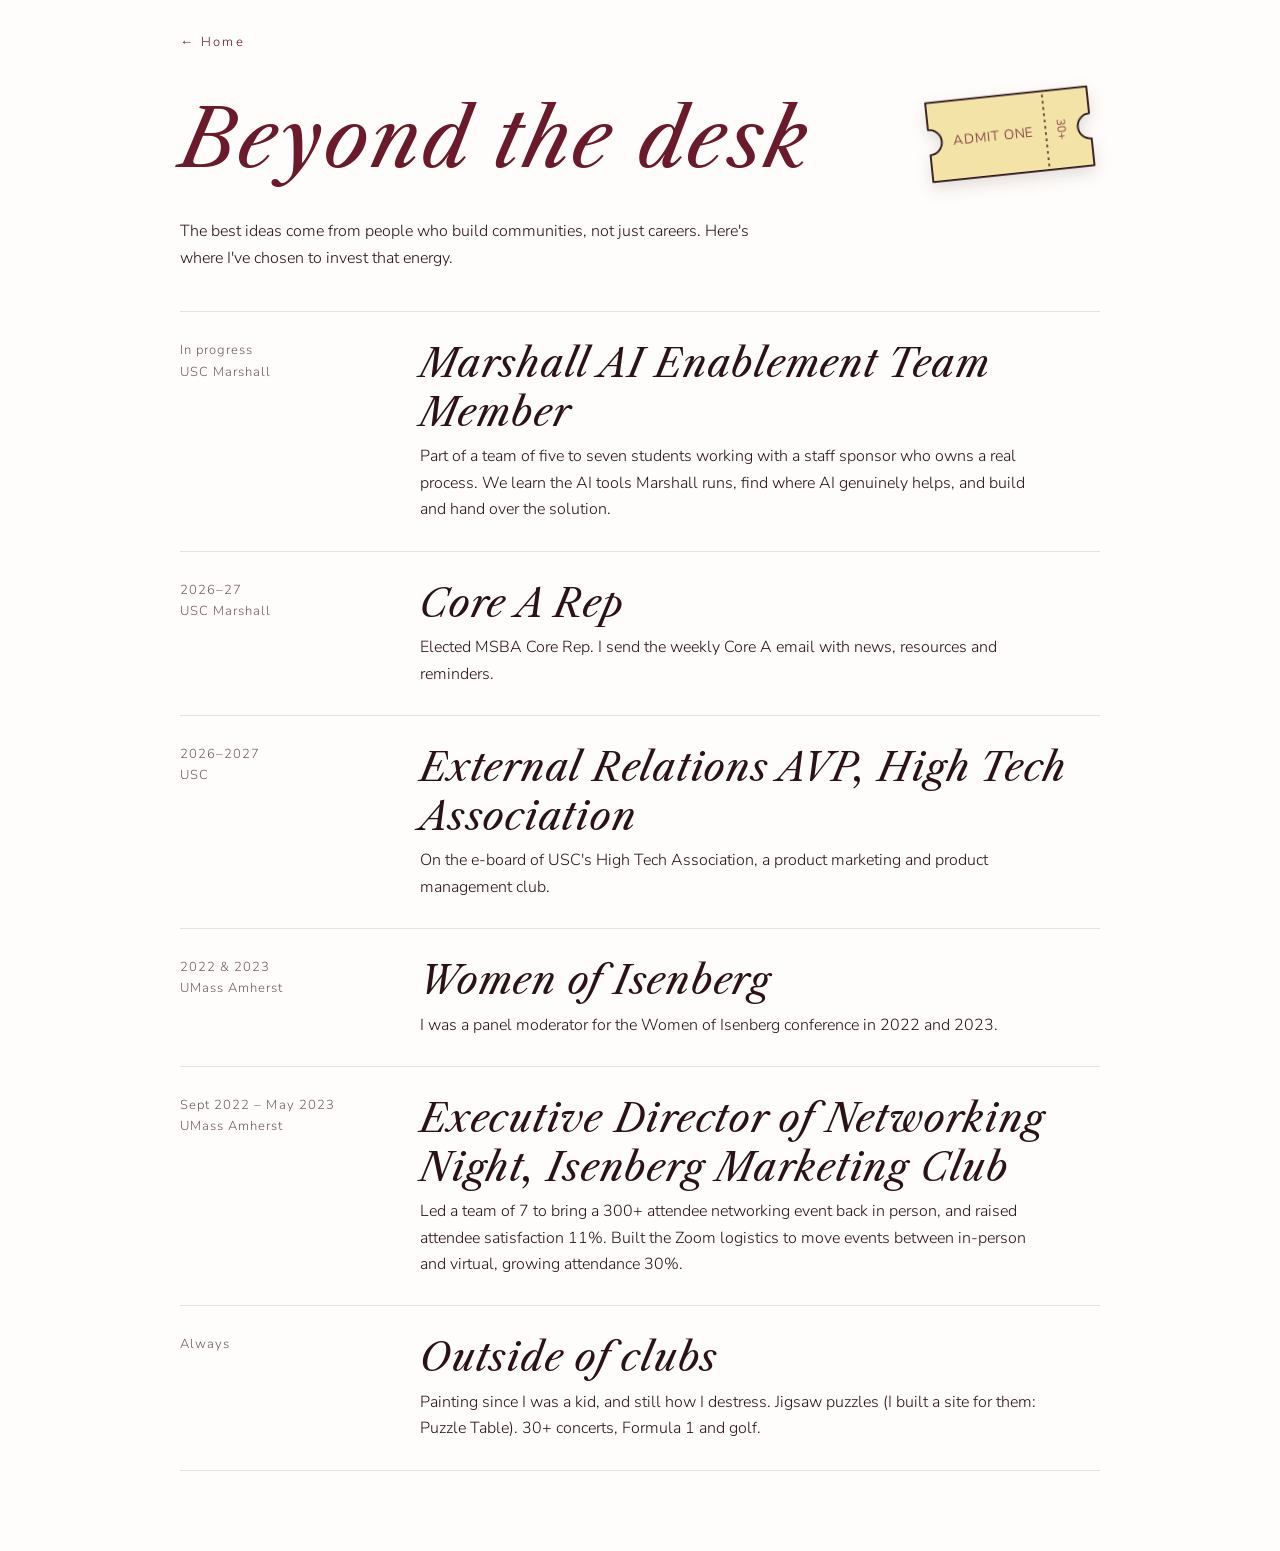
<file: beyond/index.html>
<!doctype html>
<html lang="en">
<head>
<meta charset="utf-8">
<meta name="viewport" content="width=device-width, initial-scale=1">
<title>Navya Gupta, Beyond the Desk</title>
<meta name="description" content="Navya Gupta's communities, clubs and the things she does outside of work.">
<link rel="icon" href="/favicon.svg" type="image/svg+xml">
<link rel="apple-touch-icon" href="/apple-touch-icon.png">
<link rel="canonical" href="https://navyagupta.net/beyond">
<meta property="og:url" content="https://navyagupta.net/beyond">
<meta property="og:type" content="website">
<meta property="og:site_name" content="Navya Gupta">
<meta property="og:title" content="Navya Gupta, Beyond the Desk">
<meta property="og:description" content="Navya Gupta's communities, clubs and the things she does outside of work.">
<meta property="og:image" content="https://navyagupta.net/assets/og.png">
<meta property="og:image:width" content="1200">
<meta property="og:image:height" content="630">
<meta name="twitter:card" content="summary_large_image">
<link rel="stylesheet" href="/fonts.css">
<style>
/* Layout: same single reading column as the work page. Handwritten header with a drawn
   ticket stub, a short intro, then rows of when (left) / what (right). */
:root {
  --paper: #fffdfb;
  --ink: #2a1216;
  --maroon: #6b1a2b;
  --rose: #d9a5ae;
  --butter: #f3e3a6;
  --soft: #6e5a5d;
  --line: #eadfdc;
  --hand: "Site Title", "Adobe Caslon Pro", "Libre Caslon Text", Georgia, serif;
  --type: "Site Body", Avenir, "Avenir Next", "Nunito Sans", sans-serif;
  color-scheme: light;
}
* { box-sizing: border-box; }
html, body { margin: 0; }
body {
  background: var(--paper);
  color: var(--ink);
  font: 400 16px / 1.65 var(--type);
  padding-block: 28px 80px;
  padding-left: max(20px, env(safe-area-inset-left, 0px));
  padding-right: max(20px, env(safe-area-inset-right, 0px));
}
.wrap { width: min(920px, 100%); margin: 0 auto; }
a { color: var(--maroon); }
.back { font-size: 13px; letter-spacing: 0.18em; text-decoration: none; }
.back:hover, .back:focus-visible { text-decoration: underline; }
header { display: flex; align-items: flex-end; justify-content: space-between; gap: 24px; margin-top: 28px; }
header > div { min-width: 0; }
h1 { margin: 0; font: 400 clamp(46px, 8.4vw, 80px) / 1.28 var(--hand); color: var(--maroon); text-wrap: balance; }
.art { width: clamp(110px, 18vw, 180px); flex: none; transform: rotate(-6deg); filter: drop-shadow(0 6px 8px rgba(42,18,22,.14)); }
.lede { margin: 28px 0 0; max-width: 58ch; }
.rows { margin-top: 40px; }
.row { display: grid; grid-template-columns: 200px 1fr; gap: 6px 40px; padding-block: 28px; border-top: 1px solid var(--line); }
.row:last-child { border-bottom: 1px solid var(--line); }
.k { font-size: 13px; letter-spacing: 0.08em; color: var(--soft); }
h2 { margin: 0 0 6px; font: 400 clamp(28px, 3.8vw, 38px) / 1.28 var(--hand); }
.row p { margin: 0; max-width: 62ch; }
@media (max-width: 719px) { .row { grid-template-columns: 1fr; } }
</style>
</head>
<body>
<div class="wrap">
  <a class="back" href="/">&larr; Home</a>

  <header>
    <h1>Beyond the desk</h1>
    <svg class="art" viewBox="0 0 200 120" aria-hidden="true">
      <path d="M10 14H190V44a14 14 0 0 0 0 28V102H10V72a14 14 0 0 0 0-28Z" fill="#f3e3a6" stroke="#2a1216" stroke-width="2" stroke-linejoin="round"/>
      <path d="M140 18V98" stroke="#2a1216" stroke-width="1.5" stroke-dasharray="3 4"/>
      <text x="82" y="63" text-anchor="middle" font-family="Site Body, Avenir, sans-serif" font-weight="700" font-size="15" fill="#6b1a2b" letter-spacing="1">ADMIT ONE</text>
      <text x="158" y="63" text-anchor="middle" font-family="Site Body, Avenir, sans-serif" font-weight="700" font-size="13" fill="#6b1a2b" transform="rotate(90 158 58)">30+</text>
    </svg>
  </header>

  <p class="lede">The best ideas come from people who build communities, not just careers. Here's where I've chosen to invest that energy.</p>

  <div class="rows">
    <div class="row">
      <div class="k">In progress<br>USC Marshall</div>
      <div><h2>Marshall AI Enablement Team Member</h2><p>Part of a team of five to seven students working with a staff sponsor who owns a real process. We learn the AI tools Marshall runs, find where AI genuinely helps, and build and hand over the solution.</p></div>
    </div>
    <div class="row">
      <div class="k">2026&ndash;27<br>USC Marshall</div>
      <div><h2>Core A Rep</h2><p>Elected MSBA Core Rep. I send the weekly Core A email with news, resources and reminders.</p></div>
    </div>
    <div class="row">
      <div class="k">2026&ndash;2027<br>USC</div>
      <div><h2>External Relations AVP, High Tech Association</h2><p>On the e-board of USC's High Tech Association, a product marketing and product management club.</p></div>
    </div>
    <div class="row">
      <div class="k">2022 &amp; 2023<br>UMass Amherst</div>
      <div><h2>Women of Isenberg</h2><p>I was a panel moderator for the Women of Isenberg conference in 2022 and 2023.</p></div>
    </div>
    <div class="row">
      <div class="k">Sept 2022 &ndash; May 2023<br>UMass Amherst</div>
      <div><h2>Executive Director of Networking Night, Isenberg Marketing Club</h2><p>Led a team of 7 to bring a 300+ attendee networking event back in person, and raised attendee satisfaction 11%. Built the Zoom logistics to move events between in-person and virtual, growing attendance 30%.</p></div>
    </div>
    <div class="row">
      <div class="k">Always</div>
      <div><h2>Outside of clubs</h2><p>Painting since I was a kid, and still how I destress. Jigsaw puzzles (I built a site for them: Puzzle Table). 30+ concerts, Formula 1 and golf.</p></div>
    </div>
  </div>
</div>
</body>
</html>
</file>
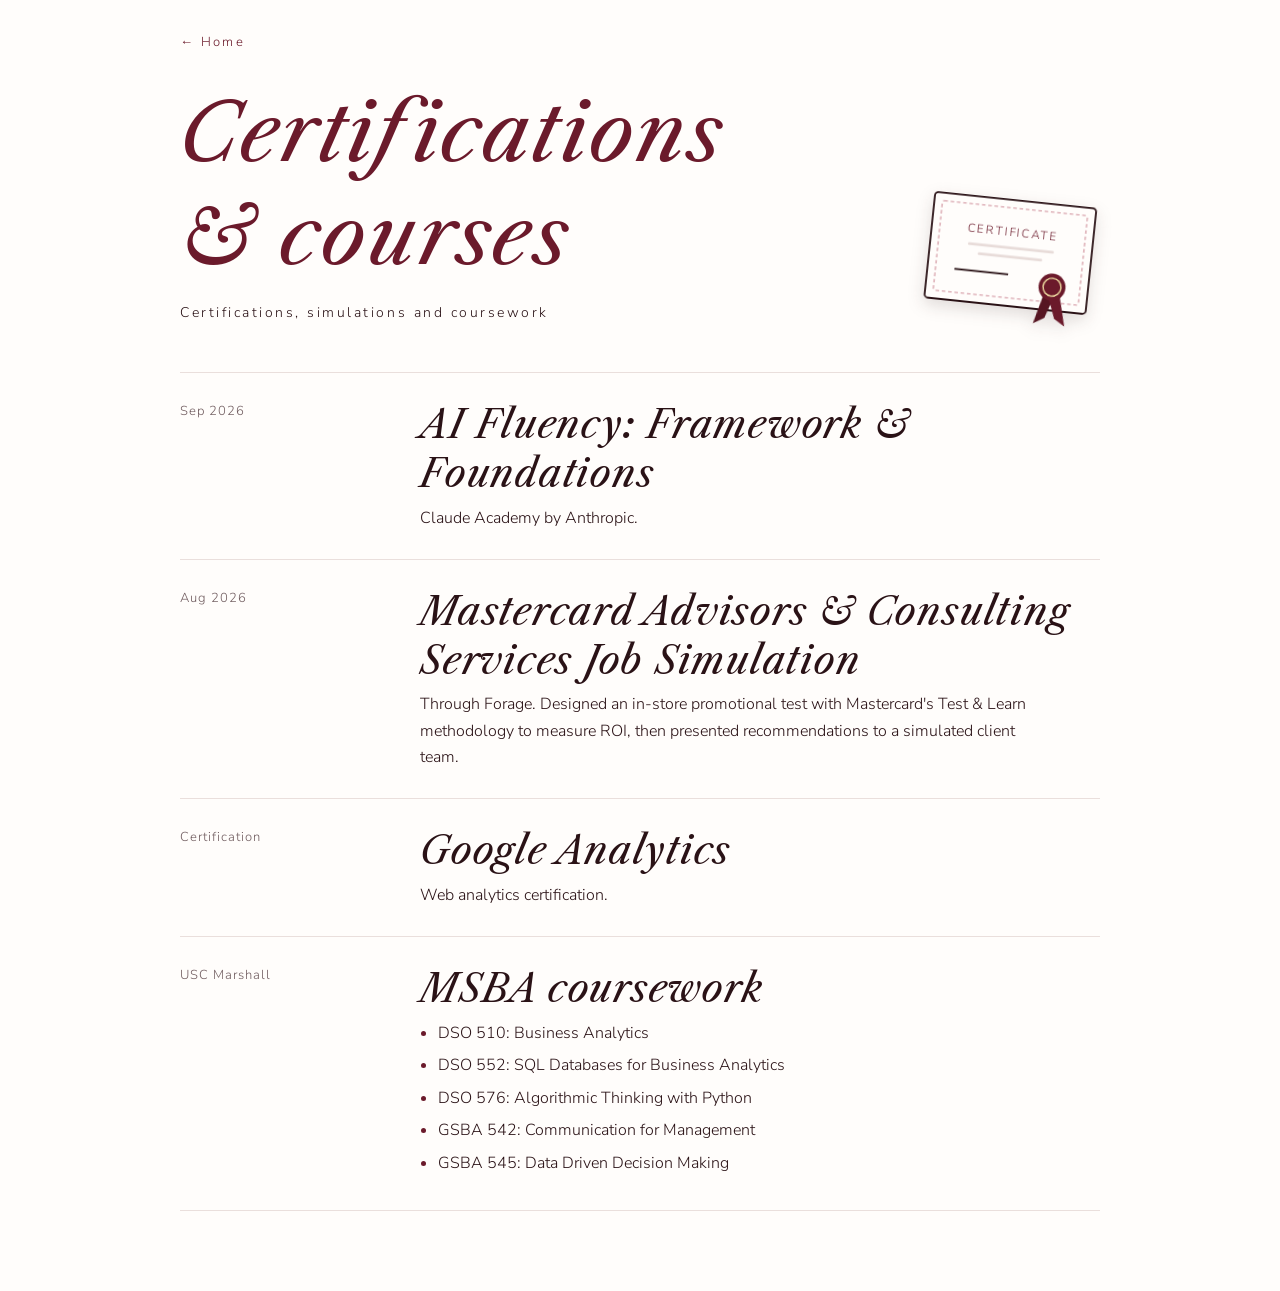
<file: certifications/index.html>
<!doctype html>
<html lang="en">
<head>
<meta charset="utf-8">
<meta name="viewport" content="width=device-width, initial-scale=1">
<title>Navya Gupta, Certifications &amp; Courses</title>
<meta name="description" content="Navya Gupta's certifications, simulations and coursework.">
<link rel="icon" href="/favicon.svg" type="image/svg+xml">
<link rel="apple-touch-icon" href="/apple-touch-icon.png">
<link rel="canonical" href="https://navyagupta.net/certifications">
<meta property="og:url" content="https://navyagupta.net/certifications">
<meta property="og:type" content="website">
<meta property="og:site_name" content="Navya Gupta">
<meta property="og:title" content="Navya Gupta, Certifications &amp; Courses">
<meta property="og:description" content="Navya Gupta's certifications, simulations and coursework.">
<meta property="og:image" content="https://navyagupta.net/assets/og.png">
<meta property="og:image:width" content="1200">
<meta property="og:image:height" content="630">
<meta name="twitter:card" content="summary_large_image">
<link rel="stylesheet" href="/fonts.css">
<style>
/* Layout: same single reading column as the work page. Handwritten header with a drawn
   certificate, then rows of when (left) / what (right). */
:root {
  --paper: #fffdfb;
  --ink: #2a1216;
  --maroon: #6b1a2b;
  --rose: #d9a5ae;
  --soft: #6e5a5d;
  --line: #eadfdc;
  --hand: "Site Title", "Adobe Caslon Pro", "Libre Caslon Text", Georgia, serif;
  --type: "Site Body", Avenir, "Avenir Next", "Nunito Sans", sans-serif;
  color-scheme: light;
}
* { box-sizing: border-box; }
html, body { margin: 0; }
body {
  background: var(--paper);
  color: var(--ink);
  font: 400 16px / 1.65 var(--type);
  padding-block: 28px 80px;
  padding-left: max(20px, env(safe-area-inset-left, 0px));
  padding-right: max(20px, env(safe-area-inset-right, 0px));
}
.wrap { width: min(920px, 100%); margin: 0 auto; }
a { color: var(--maroon); }
.back { font-size: 13px; letter-spacing: 0.18em; text-decoration: none; }
.back:hover, .back:focus-visible { text-decoration: underline; }
header { display: flex; align-items: flex-end; justify-content: space-between; gap: 24px; margin-top: 28px; }
header > div { min-width: 0; }
h1 { margin: 0; font: 400 clamp(46px, 8.4vw, 80px) / 1.28 var(--hand); color: var(--maroon); text-wrap: balance; }
.sub { margin: 14px 0 0; font-size: 14px; letter-spacing: 0.18em; }
.art { width: clamp(110px, 18vw, 180px); flex: none; transform: rotate(6deg); filter: drop-shadow(0 6px 8px rgba(42,18,22,.14)); }
.rows { margin-top: 48px; }
.row { display: grid; grid-template-columns: 200px 1fr; gap: 6px 40px; padding-block: 28px; border-top: 1px solid var(--line); }
.row:last-child { border-bottom: 1px solid var(--line); }
.k { font-size: 13px; letter-spacing: 0.08em; color: var(--soft); }
h2 { margin: 0 0 6px; font: 400 clamp(28px, 3.8vw, 38px) / 1.28 var(--hand); }
.row p { margin: 0; max-width: 62ch; }
.courses { margin: 0; padding-left: 1.1em; max-width: 62ch; }
.courses li { margin-bottom: 6px; }
.courses li::marker { color: var(--maroon); }
@media (max-width: 719px) { .row { grid-template-columns: 1fr; } }
</style>
</head>
<body>
<div class="wrap">
  <a class="back" href="/">&larr; Home</a>

  <header>
    <div>
      <h1>Certifications &amp; courses</h1>
      <p class="sub">Certifications, simulations and coursework</p>
    </div>
    <svg class="art" viewBox="0 0 200 150" aria-hidden="true">
      <rect x="10" y="12" width="180" height="118" rx="4" fill="#fffdfb" stroke="#2a1216" stroke-width="2"/>
      <rect x="19" y="21" width="162" height="100" rx="2" fill="none" stroke="#d9a5ae" stroke-width="1.5" stroke-dasharray="4 3"/>
      <text x="100" y="52" text-anchor="middle" font-family="Site Body, Avenir, sans-serif" font-weight="700" font-size="13" fill="#6b1a2b" letter-spacing="2">CERTIFICATE</text>
      <rect x="52" y="64" width="96" height="3" rx="1.5" fill="#e8dcd9"/>
      <rect x="64" y="74" width="72" height="3" rx="1.5" fill="#e8dcd9"/>
      <rect x="40" y="94" width="60" height="2" fill="#2a1216"/>
      <polygon points="141,115 133,146 145,139 152,118" fill="#561522"/>
      <polygon points="148,118 156,139 168,146 160,115" fill="#6b1a2b"/>
      <circle cx="150" cy="104" r="15" fill="#6b1a2b"/>
      <circle cx="150" cy="104" r="10" fill="none" stroke="#f3e3a6" stroke-width="1.5"/>
    </svg>
  </header>

  <div class="rows">
    <div class="row">
      <div class="k">Sep 2026</div>
      <div><h2>AI Fluency: Framework &amp; Foundations</h2><p>Claude Academy by Anthropic.</p></div>
    </div>
    <div class="row">
      <div class="k">Aug 2026</div>
      <div><h2>Mastercard Advisors &amp; Consulting Services Job Simulation</h2><p>Through Forage. Designed an in-store promotional test with Mastercard's Test &amp; Learn methodology to measure ROI, then presented recommendations to a simulated client team.</p></div>
    </div>
    <div class="row">
      <div class="k">Certification</div>
      <div><h2>Google Analytics</h2><p>Web analytics certification.</p></div>
    </div>
    <div class="row">
      <div class="k">USC Marshall</div>
      <div>
        <h2>MSBA coursework</h2>
        <ul class="courses">
          <li>DSO 510: Business Analytics</li>
          <li>DSO 552: SQL Databases for Business Analytics</li>
          <li>DSO 576: Algorithmic Thinking with Python</li>
          <li>GSBA 542: Communication for Management</li>
          <li>GSBA 545: Data Driven Decision Making</li>
        </ul>
      </div>
    </div>
  </div>
</div>
</body>
</html>
</file>
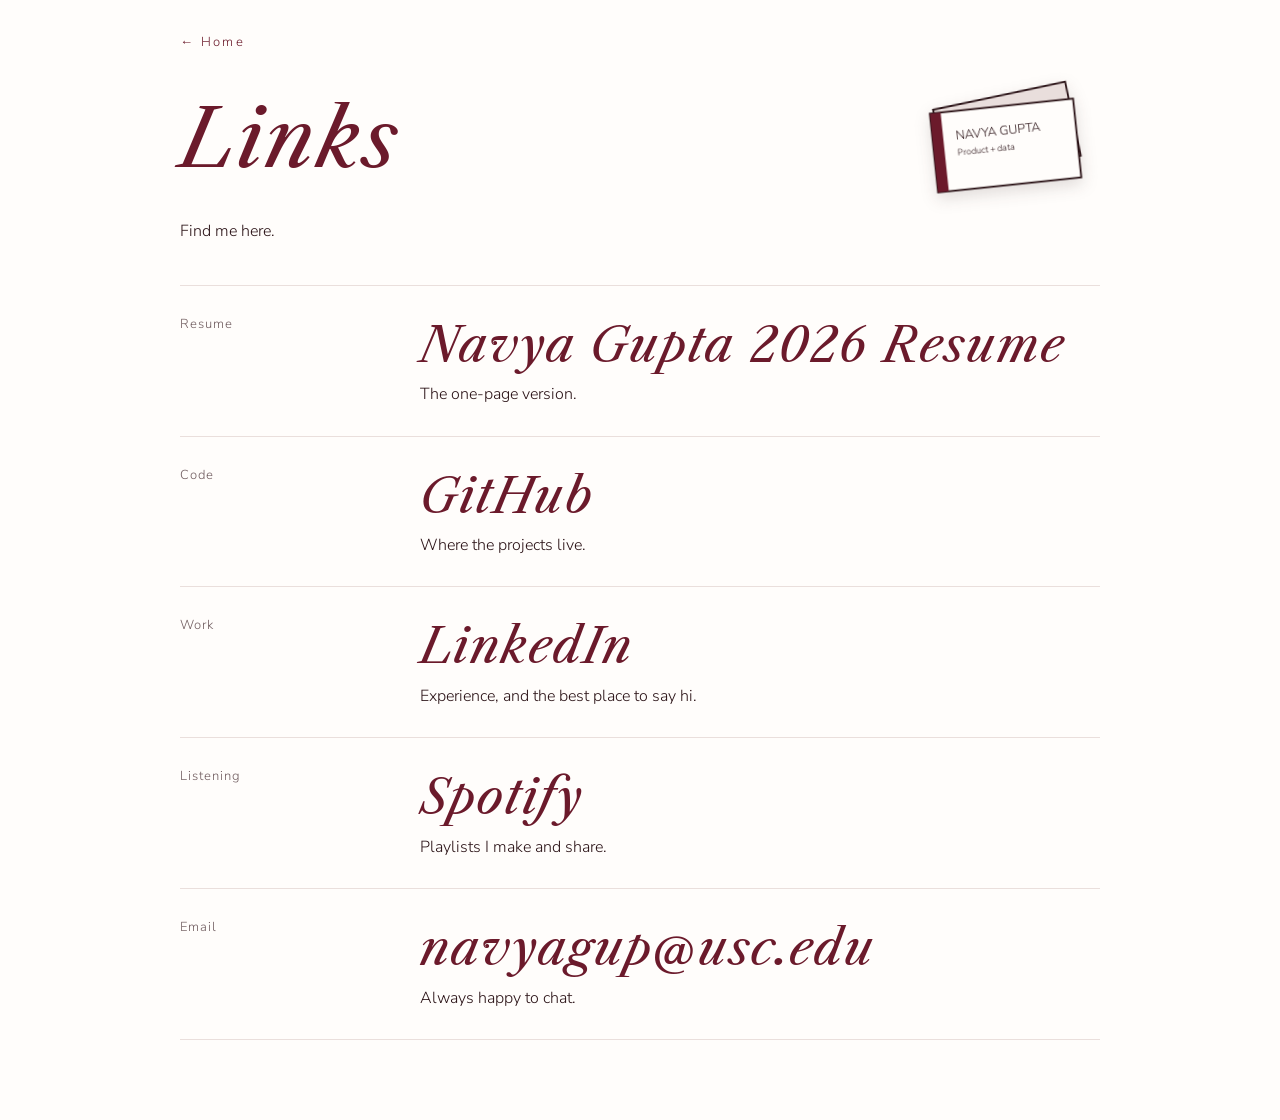
<file: links/index.html>
<!doctype html>
<html lang="en">
<head>
<meta charset="utf-8">
<meta name="viewport" content="width=device-width, initial-scale=1">
<title>Navya Gupta, Links</title>
<meta name="description" content="Resume, GitHub, LinkedIn and more for Navya Gupta.">
<link rel="icon" href="/favicon.svg" type="image/svg+xml">
<link rel="apple-touch-icon" href="/apple-touch-icon.png">
<link rel="canonical" href="https://navyagupta.net/links">
<meta property="og:url" content="https://navyagupta.net/links">
<meta property="og:type" content="website">
<meta property="og:site_name" content="Navya Gupta">
<meta property="og:title" content="Navya Gupta, Links">
<meta property="og:description" content="Resume, GitHub, LinkedIn and more for Navya Gupta.">
<meta property="og:image" content="https://navyagupta.net/assets/og.png">
<meta property="og:image:width" content="1200">
<meta property="og:image:height" content="630">
<meta name="twitter:card" content="summary_large_image">
<link rel="stylesheet" href="/fonts.css">
<style>
/* Layout: same reading column as the other pages. Handwritten header with a drawn laptop, a short intro,
   then one row per project: status (left) / what it is (right). To add a project, copy a .row. */
:root {
  --paper: #fffdfb;
  --ink: #2a1216;
  --maroon: #6b1a2b;
  --rose: #d9a5ae;
  --butter: #f3e3a6;
  --soft: #6e5a5d;
  --line: #eadfdc;
  --hand: "Site Title", "Adobe Caslon Pro", "Libre Caslon Text", Georgia, serif;
  --type: "Site Body", Avenir, "Avenir Next", "Nunito Sans", sans-serif;
  color-scheme: light;
}
* { box-sizing: border-box; }
html, body { margin: 0; }
body {
  background: var(--paper);
  color: var(--ink);
  font: 400 16px / 1.65 var(--type);
  padding-block: 28px 80px;
  padding-left: max(20px, env(safe-area-inset-left, 0px));
  padding-right: max(20px, env(safe-area-inset-right, 0px));
}
.wrap { width: min(920px, 100%); margin: 0 auto; }
a { color: var(--maroon); }
.back { font-size: 13px; letter-spacing: 0.18em; text-decoration: none; }
.back:hover, .back:focus-visible { text-decoration: underline; }
header { display: flex; align-items: flex-end; justify-content: space-between; gap: 24px; margin-top: 28px; }
header > div { min-width: 0; }
h1 { margin: 0; font: 400 clamp(46px, 8.4vw, 80px) / 1.28 var(--hand); color: var(--maroon); text-wrap: balance; }
.art { width: clamp(110px, 18vw, 180px); flex: none; transform: rotate(-6deg); filter: drop-shadow(0 6px 8px rgba(42,18,22,.14)); }
.lede { margin: 28px 0 0; max-width: 58ch; }
.rows { margin-top: 40px; }
.row { display: grid; grid-template-columns: 200px 1fr; gap: 6px 40px; padding-block: 28px; border-top: 1px solid var(--line); }
.row:last-child { border-bottom: 1px solid var(--line); }
.k { font-size: 13px; letter-spacing: 0.08em; color: var(--soft); }
h2 { margin: 0 0 6px; font: 400 clamp(28px, 3.8vw, 38px) / 1.28 var(--hand); }
.link-row h2 a { text-decoration: none; }
.link-row h2 a:hover, .link-row h2 a:focus-visible { text-decoration: underline; }
.row p { margin: 0; max-width: 62ch; }
@media (max-width: 719px) { .row { grid-template-columns: 1fr; } }
.link-row h2 { font-size: clamp(34px, 4.6vw, 48px); color: var(--maroon); }
.badge { display: inline-block; margin-top: 10px; padding: 2px 10px; border: 1.5px solid var(--maroon); border-radius: 99px; font-size: 12px; letter-spacing: 0.08em; color: var(--maroon); }
.row a.go { display: inline-block; margin-top: 10px; font-size: 14px; letter-spacing: 0.08em; }
</style>
</head>
<body>
<div class="wrap">
  <a class="back" href="/">&larr; Home</a>

  <header>
    <h1>Links</h1>
    <svg class="art" viewBox="0 0 200 120" aria-hidden="true">
      <rect x="22" y="14" width="150" height="84" fill="#e9dedc" stroke="#2a1216" stroke-width="2" transform="rotate(-6 97 56)"/>
      <rect x="14" y="26" width="160" height="88" fill="#fffdfb" stroke="#2a1216" stroke-width="2"/>
      <rect x="14" y="26" width="12" height="88" fill="#6b1a2b"/>
      <text x="40" y="58" font-family="Site Body, Avenir, sans-serif" font-weight="700" font-size="14" fill="#2a1216">NAVYA GUPTA</text>
      <text x="40" y="76" font-family="Site Body, Avenir, sans-serif" font-size="10" fill="#2a1216">Product + data</text>
    </svg>
  </header>

  <p class="lede">Find me here.</p>

  <div class="rows">
    <div class="row link-row">
      <div class="k">Resume</div>
      <div><h2><a href="/Navya-Gupta-2026-Resume.pdf">Navya Gupta 2026 Resume</a></h2><p>The one-page version.</p></div>
    </div>
    <div class="row link-row">
      <div class="k">Code</div>
      <div><h2><a href="https://github.com/navyagup014" target="_blank" rel="noopener">GitHub</a></h2><p>Where the projects live.</p></div>
    </div>
    <div class="row link-row">
      <div class="k">Work</div>
      <div><h2><a href="https://www.linkedin.com/in/navyagupta-/" target="_blank" rel="noopener">LinkedIn</a></h2><p>Experience, and the best place to say hi.</p></div>
    </div>
    <div class="row link-row">
      <div class="k">Listening</div>
      <div><h2><a href="https://open.spotify.com/user/q3snhwhc44ntzooiyjz0yhzlo" target="_blank" rel="noopener">Spotify</a></h2><p>Playlists I make and share.</p></div>
    </div>
    <div class="row link-row">
      <div class="k">Email</div>
      <div><h2><a href="mailto:navyagup@usc.edu">navyagup@usc.edu</a></h2><p>Always happy to chat.</p></div>
    </div>
  </div>
</div>
</body>
</html>
</file>
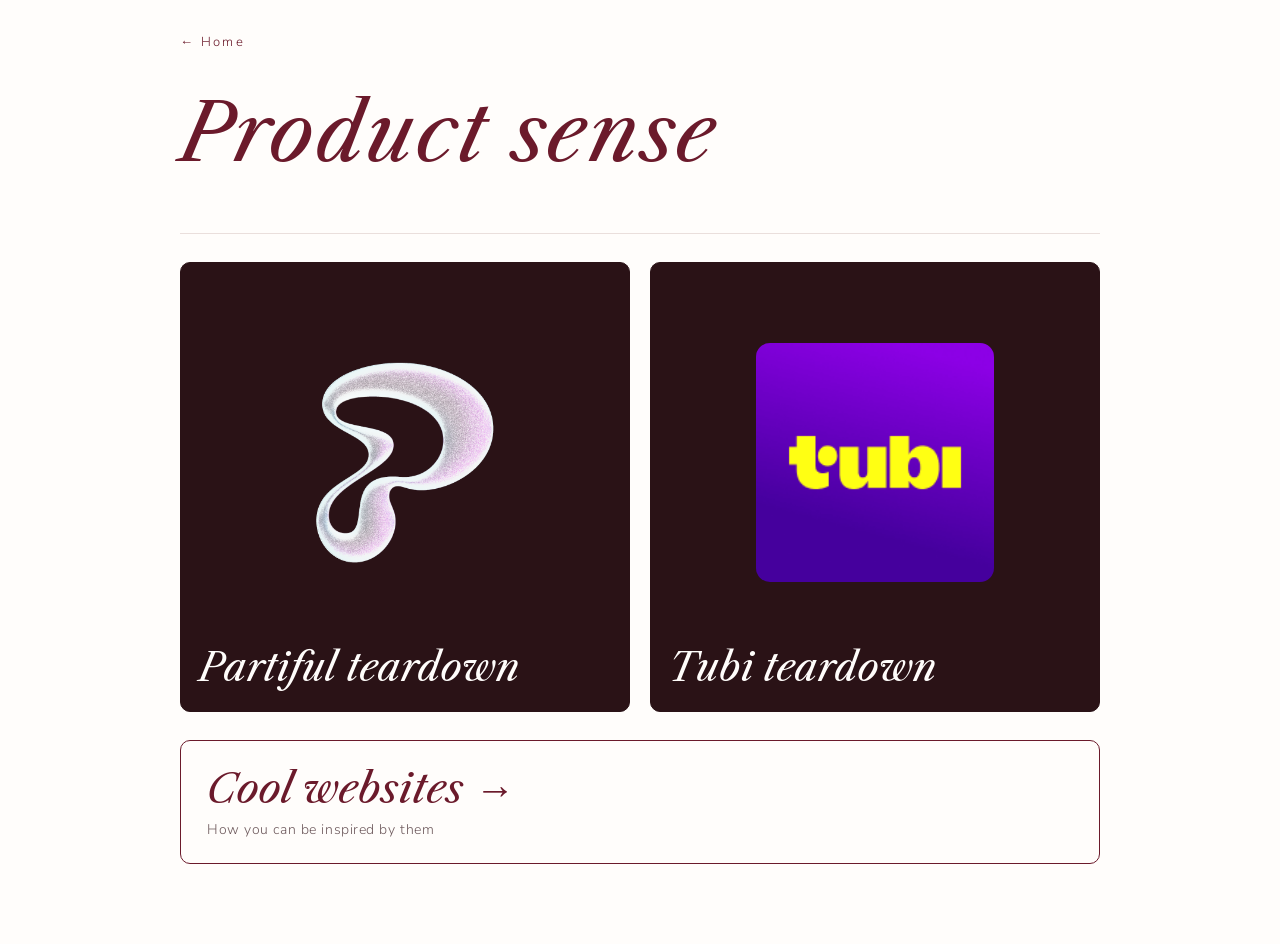
<file: product-sense/index.html>
<!doctype html>
<html lang="en">
<head>
<meta charset="utf-8">
<meta name="viewport" content="width=device-width, initial-scale=1">
<title>Navya Gupta, Product sense</title>
<meta name="description" content="How Navya Gupta thinks about products, plus a collection of favorite websites.">
<link rel="icon" href="/favicon.svg" type="image/svg+xml">
<link rel="apple-touch-icon" href="/apple-touch-icon.png">
<link rel="canonical" href="https://navyagupta.net/product-sense">
<meta property="og:url" content="https://navyagupta.net/product-sense">
<meta property="og:type" content="website">
<meta property="og:site_name" content="Navya Gupta">
<meta property="og:title" content="Navya Gupta, Product sense">
<meta property="og:description" content="How Navya Gupta thinks about products, plus a collection of favorite websites.">
<meta property="og:image" content="https://navyagupta.net/assets/og.png">
<meta property="og:image:width" content="1200">
<meta property="og:image:height" content="630">
<meta name="twitter:card" content="summary_large_image">
<link rel="stylesheet" href="/fonts.css">
<style>
/* Same reading column and fonts as the Projects page. Each .go button opens its own page. */
:root {
  --paper: #fffdfb;
  --ink: #2a1216;
  --maroon: #6b1a2b;
  --rose: #d9a5ae;
  --butter: #f3e3a6;
  --soft: #6e5a5d;
  --line: #eadfdc;
  --hand: "Site Title", "Adobe Caslon Pro", "Libre Caslon Text", Georgia, serif;
  --type: "Site Body", Avenir, "Avenir Next", "Nunito Sans", sans-serif;
  color-scheme: light;
}
* { box-sizing: border-box; }
html, body { margin: 0; }
body {
  background: var(--paper);
  color: var(--ink);
  font: 400 16px / 1.65 var(--type);
  padding-block: 28px 80px;
  padding-left: max(20px, env(safe-area-inset-left, 0px));
  padding-right: max(20px, env(safe-area-inset-right, 0px));
}
.wrap { width: min(920px, 100%); margin: 0 auto; }
a { color: var(--maroon); }
.back { font-size: 13px; letter-spacing: 0.18em; text-decoration: none; }
.back:hover, .back:focus-visible { text-decoration: underline; }
h1 { margin: 28px 0 0; font: 400 clamp(46px, 8.4vw, 80px) / 1.28 var(--hand); color: var(--maroon); text-wrap: balance; }
.block { margin-top: 48px; padding-top: 28px; border-top: 1px solid var(--line); }
h2 { margin: 0 0 6px; font: 400 clamp(34px, 4.6vw, 48px) / 1.28 var(--hand); color: var(--maroon); }
.block > p { margin: 0; max-width: 62ch; }
.go { display: block; margin-top: 28px; padding: 22px 26px; border: 1.5px solid var(--maroon); border-radius: 10px; text-decoration: none; color: var(--ink); transition: transform .15s ease, box-shadow .15s ease; }
.go:hover, .go:focus-visible { transform: translateY(-3px); box-shadow: 0 8px 14px rgba(42,18,22,.14); }
.go b { display: block; font: 400 clamp(30px, 4vw, 40px) / 1.28 var(--hand); color: var(--maroon); }
.go span { display: block; margin-top: 4px; font-size: 14px; letter-spacing: 0.04em; color: var(--soft); }
.tiles { display: grid; grid-template-columns: repeat(2, minmax(0, 1fr)); gap: 20px; }
.tile { display: flex; flex-direction: column; justify-content: space-between; aspect-ratio: 1; padding: 18px; background: var(--ink); border: 1.5px solid var(--ink); border-radius: 10px; text-decoration: none; color: var(--paper); transition: transform .15s ease, box-shadow .15s ease; }
.tile:hover, .tile:focus-visible { transform: translateY(-3px); box-shadow: 0 8px 14px rgba(42,18,22,.14); }
.tile img { width: 58%; height: auto; margin: auto; border-radius: 14px; }
.tile b { font: 400 clamp(26px, 4vw, 38px) / 1.28 var(--hand); color: var(--paper); }
@media (prefers-reduced-motion: reduce) { *, *::before, *::after { animation: none !important; transition: none !important; scroll-behavior: auto !important; } }
</style>
</head>
<body>
<div class="wrap">
  <a class="back" href="/">&larr; Home</a>

  <h1>Product sense</h1>

  <section class="block">
    <div class="tiles">
      <a class="tile" href="/product-sense/partiful-teardown" aria-label="Partiful teardown">
        <img src="/assets/partiful-logo.png" alt="" width="400" height="400">
        <b>Partiful teardown</b>
      </a>
      <a class="tile" href="/product-sense/tubi-teardown" aria-label="Tubi teardown">
        <img src="/assets/tubi-logo.png" alt="" width="180" height="180">
        <b>Tubi teardown</b>
      </a>
    </div>
    <a class="go" href="/product-sense/cool-websites">
      <b>Cool websites &rarr;</b>
      <span>How you can be inspired by them</span>
    </a>
  </section>
</div>
</body>
</html>
</file>
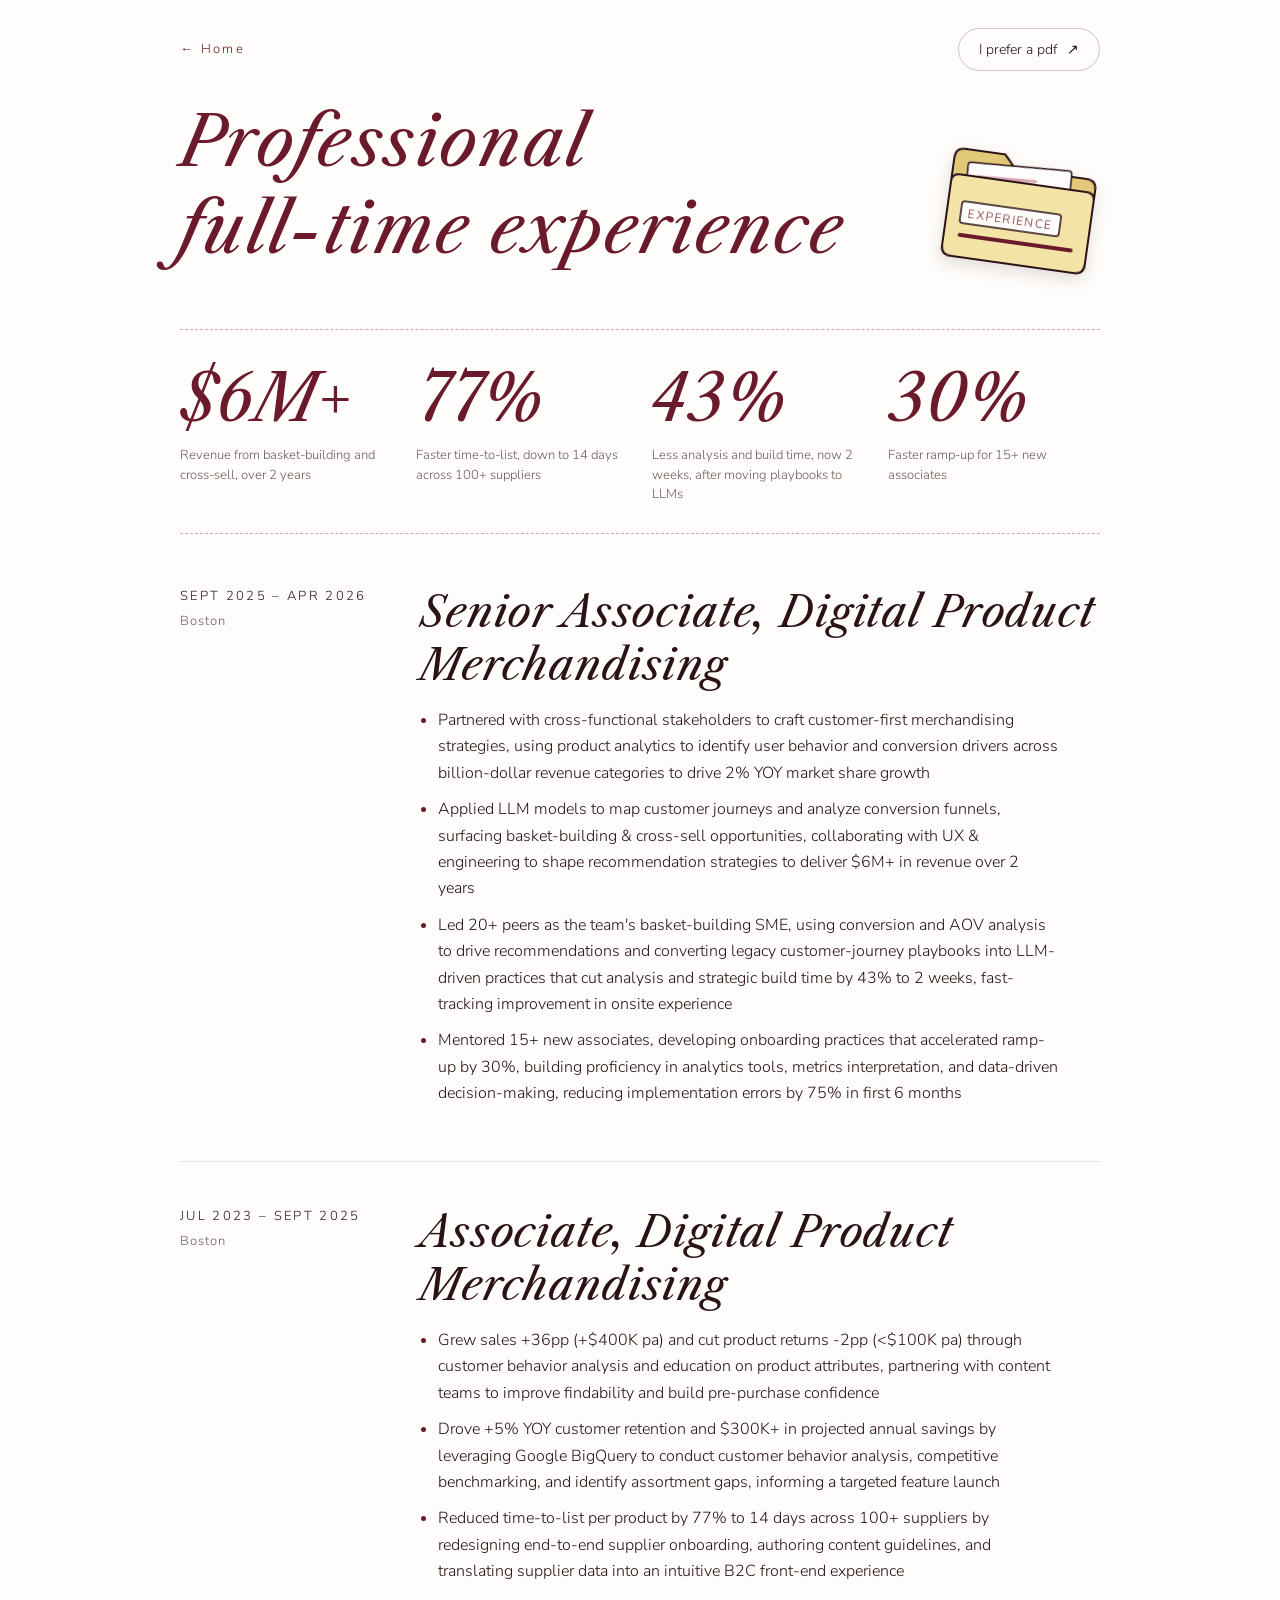
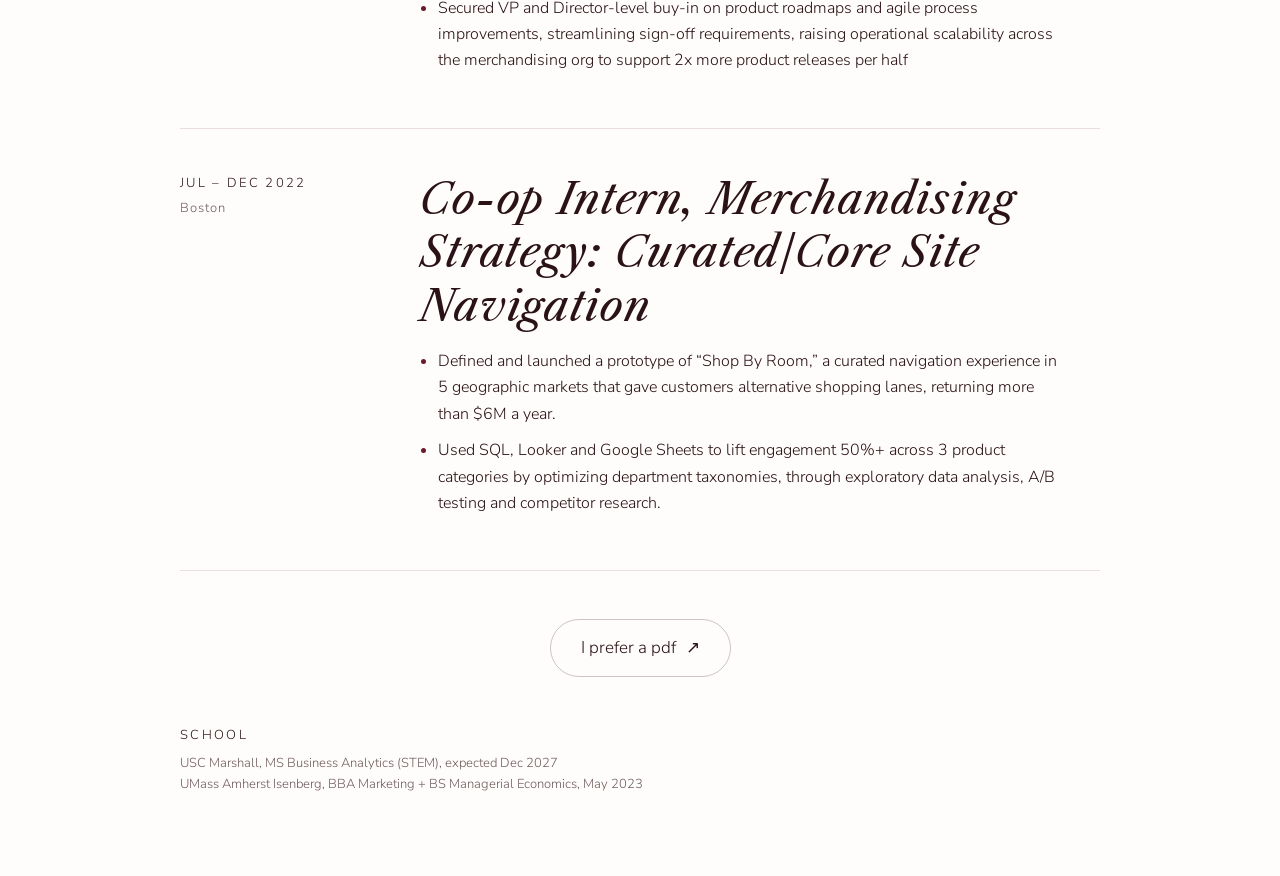
<file: professional/index.html>
<!doctype html>
<html lang="en">
<head>
<meta charset="utf-8">
<meta name="viewport" content="width=device-width, initial-scale=1">
<title>Navya Gupta, Professional Full-Time Experience</title>
<meta name="description" content="Navya Gupta's professional full-time experience at Wayfair: customer-first merchandising, LLM-driven analysis, and the numbers behind it.">
<link rel="icon" href="/favicon.svg" type="image/svg+xml">
<link rel="apple-touch-icon" href="/apple-touch-icon.png">
<link rel="canonical" href="https://navyagupta.net/professional">
<meta property="og:url" content="https://navyagupta.net/professional">
<meta property="og:type" content="website">
<meta property="og:site_name" content="Navya Gupta">
<meta property="og:title" content="Navya Gupta, Professional Full-Time Experience">
<meta property="og:description" content="Navya Gupta's professional full-time experience at Wayfair: customer-first merchandising, LLM-driven analysis, and the numbers behind it.">
<meta property="og:image" content="https://navyagupta.net/assets/og.png">
<meta property="og:image:width" content="1200">
<meta property="og:image:height" content="630">
<meta name="twitter:card" content="summary_large_image">
<link rel="stylesheet" href="/fonts.css">
<style>
/* Layout: one narrow reading column. A handwritten "work" header with the badge from the
   homepage, a strip of four headline numbers, then each role as dates-left / story-right. */
:root {
  --paper: #fffdfb;
  --ink: #2a1216;
  --maroon: #6b1a2b;
  --rose: #d9a5ae;
  --soft: #6e5a5d;
  --line: #eadfdc;
  --hand: "Site Title", "Adobe Caslon Pro", "Libre Caslon Text", Georgia, serif;
  --type: "Site Body", Avenir, "Avenir Next", "Nunito Sans", sans-serif;
  color-scheme: light;
}
* { box-sizing: border-box; }
html, body { margin: 0; }
body {
  background: var(--paper);
  color: var(--ink);
  font: 400 16px / 1.65 var(--type);
  padding-block: 28px 80px;
  padding-left: max(20px, env(safe-area-inset-left, 0px));
  padding-right: max(20px, env(safe-area-inset-right, 0px));
}
.wrap { width: min(920px, 100%); margin: 0 auto; }
a { color: var(--maroon); }
.back { font-size: 13px; letter-spacing: 0.18em; text-decoration: none; }
.back:hover, .back:focus-visible { text-decoration: underline; }

header { display: flex; align-items: flex-end; justify-content: space-between; gap: 24px; margin-top: 28px; }
h1 { margin: 0; font: 400 clamp(42px, 7.2vw, 68px) / 1.28 var(--hand); color: var(--maroon); text-wrap: balance; }
header > div { min-width: 0; }
.sub { margin: 26px 0 0; font-size: 14px; letter-spacing: 0.18em; } /* extra room under the title */
.badge { width: clamp(100px, 17vw, 160px); flex: none; transform: rotate(8deg); filter: drop-shadow(0 6px 8px rgba(42,18,22,.14)); }

.stats {
  display: grid; grid-template-columns: repeat(4, 1fr); gap: 28px 24px;
  margin: 56px 0 8px; padding-block: 28px; border-block: 1px dashed var(--rose);
}
.stat b { display: block; font: 400 clamp(44px, 6.4vw, 64px) / 1.28 var(--hand); color: var(--maroon); }
.stat span { display: block; margin-top: 6px; font-size: 13px; line-height: 1.5; color: var(--soft); }

.role { display: grid; grid-template-columns: 200px 1fr; gap: 12px 40px; padding-block: 44px; border-bottom: 1px solid var(--line); }
.when { font-size: 13px; letter-spacing: 0.08em; color: var(--soft); }
.when b { display: block; color: var(--ink); letter-spacing: 0.18em; margin-bottom: 4px; }
h2 { margin: 0 0 14px; font: 400 clamp(30px, 4vw, 42px) / 1.28 var(--hand); color: var(--ink); }
ul { margin: 0; padding-left: 1.1em; }
li { margin-bottom: 10px; max-width: 62ch; }
li::marker { color: var(--maroon); }

.top { display: flex; justify-content: space-between; align-items: center; gap: 12px; flex-wrap: wrap; }
.top .pdf { padding: 9px 20px; font-size: 14px; }
.pdf-wrap { display: flex; justify-content: center; padding-block: 48px 8px; }
.pdf {
  display: inline-flex; align-items: center; gap: 10px;
  padding: 14px 30px; border: 1.5px solid #cfc3c1; border-radius: 999px;
  color: var(--ink); text-decoration: none; font-size: 17px;
  transition: border-color 0.2s, color 0.2s, transform 0.2s;
}
.pdf:hover, .pdf:focus-visible { border-color: var(--maroon); color: var(--maroon); transform: translateY(-2px); }
.pdf:focus-visible { outline: 2px dashed var(--maroon); outline-offset: 4px; }
footer { margin-top: 40px; font-size: 13px; color: var(--soft); }
footer b { color: var(--ink); letter-spacing: 0.18em; display: block; margin-bottom: 6px; }

@media (max-width: 719px) {
  .stats { grid-template-columns: 1fr 1fr; }
  .role { grid-template-columns: 1fr; padding-block: 32px; }
}
@media (prefers-reduced-motion: reduce) { *, *::before, *::after { animation: none !important; transition: none !important; scroll-behavior: auto !important; } }
</style>
</head>
<body>
<div class="wrap">
  <div class="top">
    <a class="back" href="/">&larr; Home</a>
    <a class="pdf" href="/Navya-Gupta-2026-Resume.pdf" download="Navya Gupta 2026 Resume.pdf" target="_blank" rel="noopener" aria-label="Download Navya Gupta 2026 Resume (PDF)">I prefer a pdf <span aria-hidden="true">&nearr;</span></a>
  </div>

  <header>
    <div>
      <h1>Professional <span style="white-space:nowrap">full-time</span> experience</h1>
    </div>
    <svg class="badge" viewBox="0 0 160 130" aria-hidden="true">
      <path d="M8 24Q8 14 18 14H58L70 27H142Q152 27 152 37V112Q152 122 142 122H18Q8 122 8 112Z" fill="#e2c97a" stroke="#2a1216" stroke-width="2" stroke-linejoin="round"/>
      <rect x="24" y="24" width="104" height="60" rx="3" fill="#fffdfb" stroke="#2a1216" stroke-width="1.5" transform="rotate(-3 76 54)"/>
      <rect x="34" y="36" width="60" height="3" rx="1.5" fill="#d9a5ae" transform="rotate(-3 76 54)"/>
      <rect x="34" y="46" width="44" height="3" rx="1.5" fill="#e8dcd9" transform="rotate(-3 76 54)"/>
      <path d="M8 48Q8 40 16 40H144Q152 40 152 48V112Q152 122 142 122H18Q8 122 8 112Z" fill="#f3e3a6" stroke="#2a1216" stroke-width="2" stroke-linejoin="round"/>
      <rect x="22" y="66" width="100" height="22" rx="3" fill="#fffdfb" stroke="#2a1216" stroke-width="1.5"/>
      <text x="72" y="82" text-anchor="middle" font-family="Site Body, Avenir, sans-serif" font-weight="700" font-size="12" fill="#6b1a2b" letter-spacing="1.5">EXPERIENCE</text>
      <rect x="22" y="98" width="116" height="4" rx="2" fill="#6b1a2b"/>
    </svg>
  </header>

  <section class="stats" aria-label="Highlights">
    <div class="stat"><b>$6M+</b><span>Revenue from basket-building and cross-sell, over 2 years</span></div>
    <div class="stat"><b>77%</b><span>Faster time-to-list, down to 14 days across 100+ suppliers</span></div>
    <div class="stat"><b>43%</b><span>Less analysis and build time, now 2 weeks, after moving playbooks to LLMs</span></div>
    <div class="stat"><b>30%</b><span>Faster ramp-up for 15+ new associates</span></div>
  </section>

  <article class="role">
    <div class="when"><b>SEPT 2025 &ndash; APR 2026</b>Boston</div>
    <div>
      <h2>Senior Associate, Digital Product Merchandising</h2>
      <ul>
        <li>Partnered with cross-functional stakeholders to craft customer-first merchandising strategies, using product analytics to identify user behavior and conversion drivers across billion-dollar revenue categories to drive 2% YOY market share growth</li>
        <li>Applied LLM models to map customer journeys and analyze conversion funnels, surfacing basket-building &amp; cross-sell opportunities, collaborating with UX &amp; engineering to shape recommendation strategies to deliver $6M+ in revenue over 2 years</li>
        <li>Led 20+ peers as the team's basket-building SME, using conversion and AOV analysis to drive recommendations and converting legacy customer-journey playbooks into LLM-driven practices that cut analysis and strategic build time by 43% to 2 weeks, fast-tracking improvement in onsite experience</li>
        <li>Mentored 15+ new associates, developing onboarding practices that accelerated ramp-up by 30%, building proficiency in analytics tools, metrics interpretation, and data-driven decision-making, reducing implementation errors by 75% in first 6 months</li>
      </ul>
    </div>
  </article>

  <article class="role">
    <div class="when"><b>JUL 2023 &ndash; SEPT 2025</b>Boston</div>
    <div>
      <h2>Associate, Digital Product Merchandising</h2>
      <ul>
        <li>Grew sales +36pp (+$400K pa) and cut product returns -2pp (&lt;$100K pa) through customer behavior analysis and education on product attributes, partnering with content teams to improve findability and build pre-purchase confidence</li>
        <li>Drove +5% YOY customer retention and $300K+ in projected annual savings by leveraging Google BigQuery to conduct customer behavior analysis, competitive benchmarking, and identify assortment gaps, informing a targeted feature launch</li>
        <li>Reduced time-to-list per product by 77% to 14 days across 100+ suppliers by redesigning end-to-end supplier onboarding, authoring content guidelines, and translating supplier data into an intuitive B2C front-end experience</li>
        <li>Secured VP and Director-level buy-in on product roadmaps and agile process improvements, streamlining sign-off requirements, raising operational scalability across the merchandising org to support 2x more product releases per half</li>
      </ul>
    </div>
  </article>

  <article class="role">
    <div class="when"><b>JUL &ndash; DEC 2022</b>Boston</div>
    <div>
      <h2>Co-op Intern, Merchandising Strategy: Curated/Core Site Navigation</h2>
      <ul>
        <li>Defined and launched a prototype of &ldquo;Shop By Room,&rdquo; a curated navigation experience in 5 geographic markets that gave customers alternative shopping lanes, returning more than $6M a year.</li>
        <li>Used SQL, Looker and Google Sheets to lift engagement 50%+ across 3 product categories by optimizing department taxonomies, through exploratory data analysis, A/B testing and competitor research.</li>
      </ul>
    </div>
  </article>

  <div class="pdf-wrap">
    <a class="pdf" href="/Navya-Gupta-2026-Resume.pdf" download="Navya Gupta 2026 Resume.pdf" target="_blank" rel="noopener" aria-label="Download Navya Gupta 2026 Resume (PDF)">I prefer a pdf <span aria-hidden="true">&nearr;</span></a>
  </div>

  <footer>
    <b>SCHOOL</b>
    USC Marshall, MS Business Analytics (STEM), expected Dec 2027<br>
    UMass Amherst Isenberg, BBA Marketing + BS Managerial Economics, May 2023
  </footer>
</div>
</body>
</html>
</file>
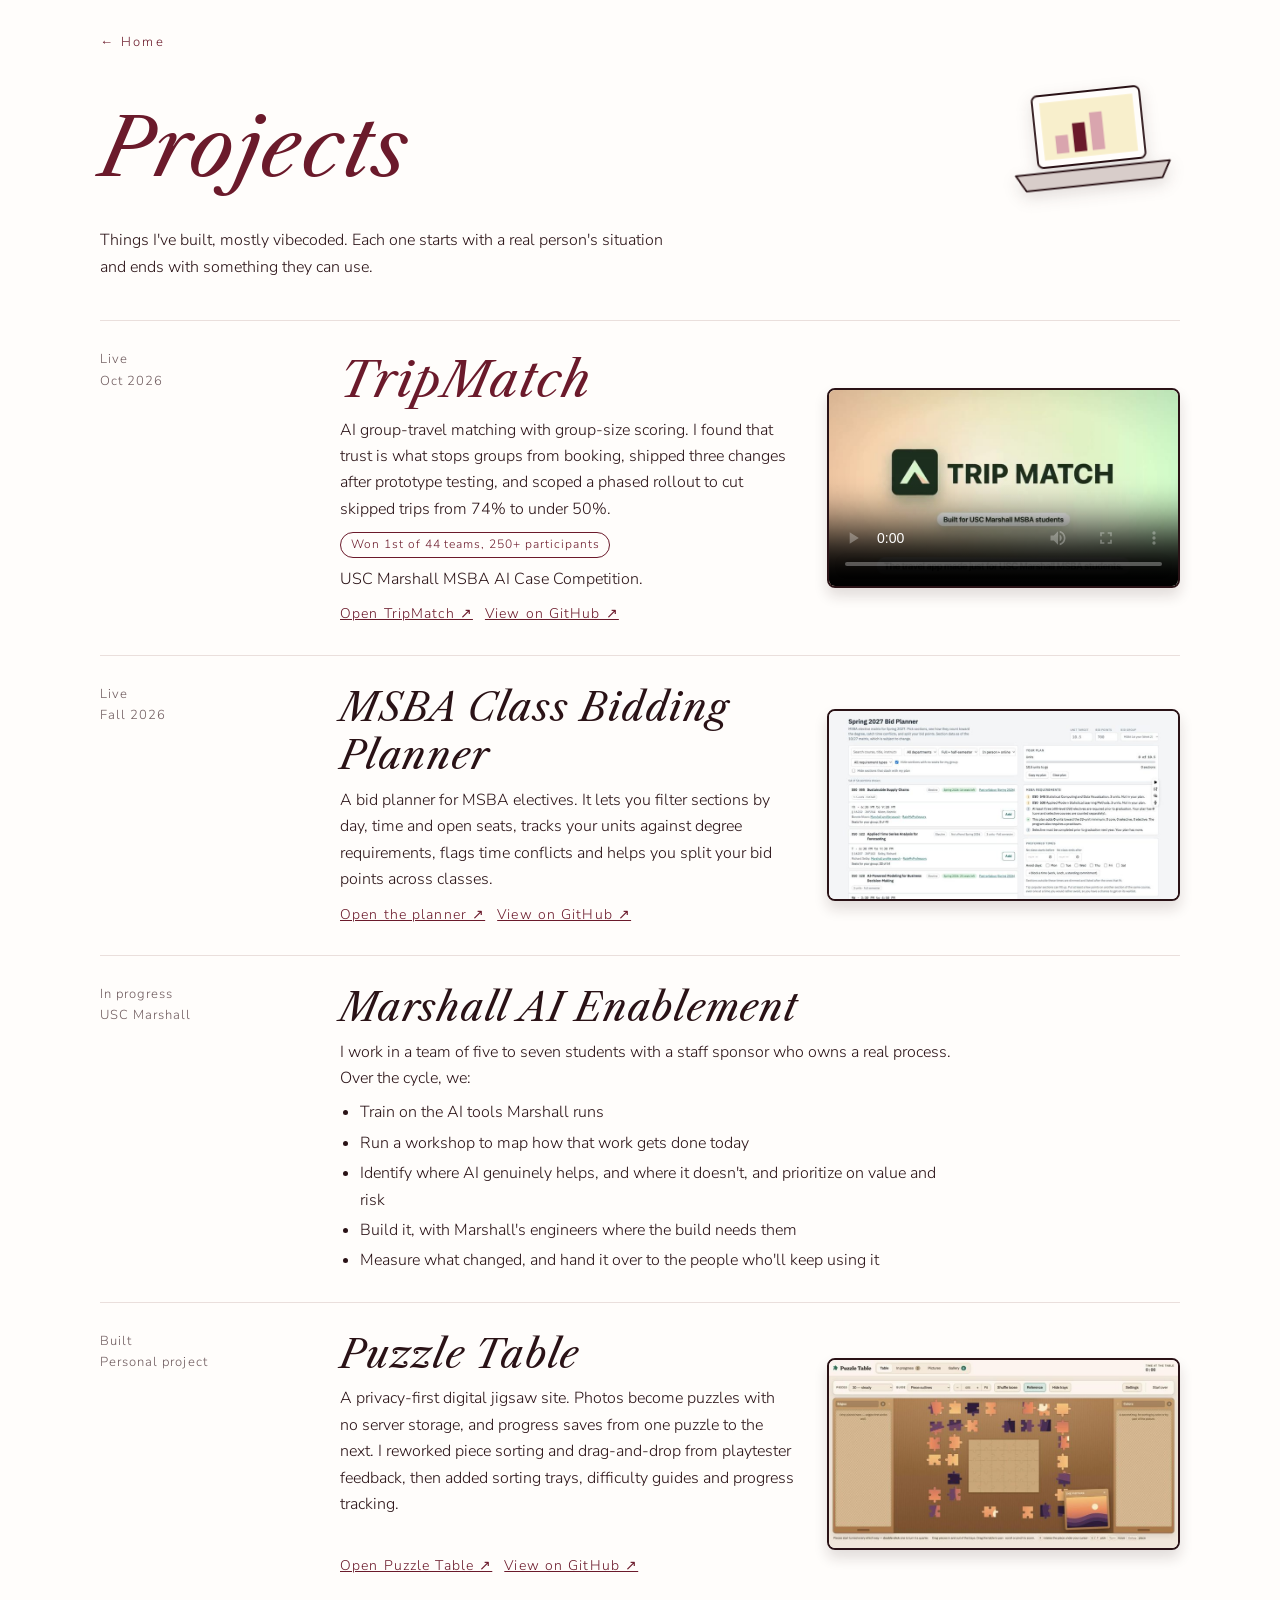
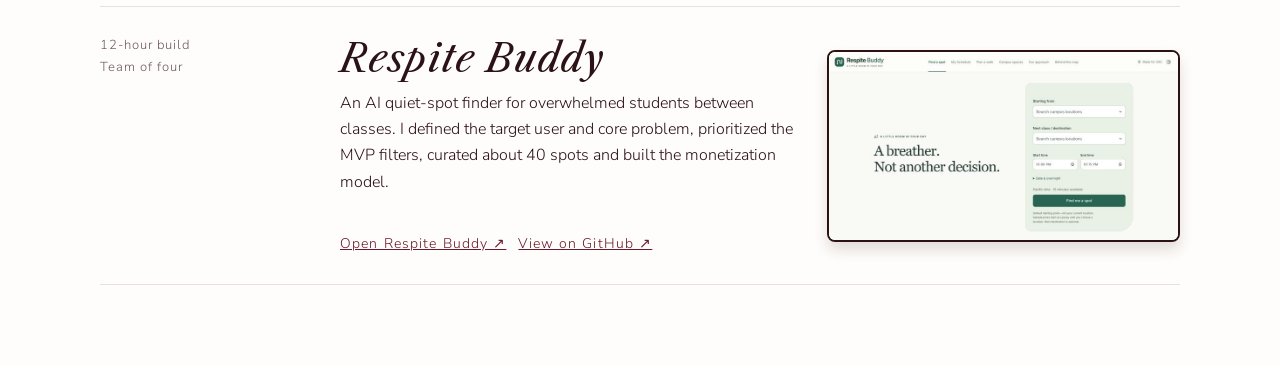
<file: projects/index.html>
<!doctype html>
<html lang="en">
<head>
<meta charset="utf-8">
<meta name="viewport" content="width=device-width, initial-scale=1">
<title>Navya Gupta, Projects</title>
<meta name="description" content="Things Navya Gupta has built, mostly vibecoded.">
<link rel="icon" href="/favicon.svg" type="image/svg+xml">
<link rel="apple-touch-icon" href="/apple-touch-icon.png">
<link rel="canonical" href="https://navyagupta.net/projects">
<meta property="og:url" content="https://navyagupta.net/projects">
<meta property="og:type" content="website">
<meta property="og:site_name" content="Navya Gupta">
<meta property="og:title" content="Navya Gupta, Projects">
<meta property="og:description" content="Things Navya Gupta has built, mostly vibecoded.">
<meta property="og:image" content="https://navyagupta.net/assets/og.png">
<meta property="og:image:width" content="1200">
<meta property="og:image:height" content="630">
<meta name="twitter:card" content="summary_large_image">
<link rel="stylesheet" href="/fonts.css">
<style>
/* Layout: same reading column as the other pages. Handwritten header with a drawn laptop, a short intro,
   then one row per project: status (left) / what it is (right). To add a project, copy a .row. */
:root {
  --paper: #fffdfb;
  --ink: #2a1216;
  --maroon: #6b1a2b;
  --rose: #d9a5ae;
  --butter: #f3e3a6;
  --soft: #6e5a5d;
  --line: #eadfdc;
  --hand: "Site Title", "Adobe Caslon Pro", "Libre Caslon Text", Georgia, serif;
  --type: "Site Body", Avenir, "Avenir Next", "Nunito Sans", sans-serif;
  color-scheme: light;
}
* { box-sizing: border-box; }
html, body { margin: 0; }
body {
  background: var(--paper);
  color: var(--ink);
  font: 400 16px / 1.65 var(--type);
  padding-block: 28px 80px;
  padding-left: max(20px, env(safe-area-inset-left, 0px));
  padding-right: max(20px, env(safe-area-inset-right, 0px));
}
.wrap { width: min(1080px, 100%); margin: 0 auto; }
a { color: var(--maroon); }
.back { font-size: 13px; letter-spacing: 0.18em; text-decoration: none; }
.back:hover, .back:focus-visible { text-decoration: underline; }
header { display: flex; align-items: flex-end; justify-content: space-between; gap: 24px; margin-top: 28px; }
header > div { min-width: 0; }
h1 { margin: 0; font: 400 clamp(46px, 8.4vw, 80px) / 1.28 var(--hand); color: var(--maroon); text-wrap: balance; }
.art { width: clamp(110px, 18vw, 180px); flex: none; transform: rotate(-6deg); filter: drop-shadow(0 6px 8px rgba(42,18,22,.14)); }
.lede { margin: 28px 0 0; max-width: 58ch; }
.rows { margin-top: 40px; }
.row { display: grid; grid-template-columns: 200px 1fr; gap: 6px 40px; padding-block: 28px; border-top: 1px solid var(--line); }
.row:last-child { border-bottom: 1px solid var(--line); }
.k { font-size: 13px; letter-spacing: 0.08em; color: var(--soft); }
h2 { margin: 0 0 6px; font: 400 clamp(28px, 3.8vw, 38px) / 1.28 var(--hand); }
.wrapshot { display: grid; grid-template-columns: 1fr min(420px, 42%); column-gap: 32px; align-items: center; }
.wrapshot .shot { grid-column: 2; grid-row: 1; width: 100%; border: 2px solid var(--ink); border-radius: 8px; box-shadow: 0 8px 14px rgba(42,18,22,.14); }
.wrapshot .txt { grid-column: 1; grid-row: 1; min-width: 0; }
@media (max-width: 719px) { .wrapshot { display: block; } .shot { margin: 0 0 16px; } }
.row ul { margin: 8px 0 0; padding-left: 20px; max-width: 62ch; }
.row li { margin-top: 4px; }
.row p { margin: 0; max-width: 62ch; }
@media (max-width: 719px) { .row { grid-template-columns: 1fr; } }
.lead h2 { font-size: clamp(34px, 4.6vw, 48px); color: var(--maroon); }
.badge { display: inline-block; margin-top: 10px; padding: 2px 10px; border: 1.5px solid var(--maroon); border-radius: 99px; font-size: 12px; letter-spacing: 0.08em; color: var(--maroon); }
.row a.go { display: inline-block; margin-top: 10px; font-size: 14px; letter-spacing: 0.08em; }
</style>
</head>
<body>
<div class="wrap">
  <a class="back" href="/">&larr; Home</a>

  <header>
    <h1>Projects</h1>
    <svg class="art" viewBox="0 0 200 130" aria-hidden="true">
      <rect x="40" y="10" width="120" height="80" rx="6" fill="#fffdfb" stroke="#2a1216" stroke-width="2"/>
      <rect x="48" y="18" width="104" height="64" fill="#f3e3a6" opacity=".55"/>
      <rect x="62" y="56" width="14" height="20" fill="#d9a5ae"/><rect x="82" y="44" width="14" height="32" fill="#6b1a2b"/><rect x="102" y="34" width="14" height="42" fill="#d9a5ae"/>
      <path d="M14 96H186l-10 18H24Z" fill="#d8cdca" stroke="#2a1216" stroke-width="2" stroke-linejoin="round"/>
    </svg>
  </header>

  <p class="lede">Things I've built, mostly vibecoded. Each one starts with a real person's situation and ends with something they can use.</p>

  <div class="rows">
    <div class="row lead">
      <div class="k">Live<br>Oct 2026</div>
      <div class="wrapshot"><video class="shot" src="/projects/img/tripmatch-demo.mp4" poster="/projects/img/tripmatch-poster.jpg" controls playsinline preload="metadata" aria-label="TripMatch demo video"></video><div class="txt">
        <h2>TripMatch</h2>
        <p>AI group-travel matching with group-size scoring. I found that trust is what stops groups from booking, shipped three changes after prototype testing, and scoped a phased rollout to cut skipped trips from 74% to under 50%.</p>
        <span class="badge">Won 1st of 44 teams, 250+ participants</span><br>
        <p style="margin-top:8px">USC Marshall MSBA AI Case Competition.</p>
        <a class="go" href="https://tripmatch-msba.vercel.app" target="_blank" rel="noopener">Open TripMatch &nearr;</a> &nbsp; <a class="go" href="https://github.com/navyagup014/tripmatch" target="_blank" rel="noopener">View on GitHub &nearr;</a>
      </div></div>
    </div>
    <div class="row">
      <div class="k">Live<br>Fall 2026</div>
      <div class="wrapshot"><img class="shot" src="/projects/img/bid-planner.jpg" alt="The bid planner showing section filters, a unit tracker and MSBA requirements" width="800" loading="lazy"><div class="txt"><h2>MSBA Class Bidding Planner</h2><p>A bid planner for MSBA electives. It lets you filter sections by day, time and open seats, tracks your units against degree requirements, flags time conflicts and helps you split your bid points across classes.<br><a class="go" href="https://navyagup014.github.io/MSBA-Class-Bidding-Planner-/" target="_blank" rel="noopener">Open the planner &nearr;</a> &nbsp; <a class="go" href="https://github.com/navyagup014/MSBA-Class-Bidding-Planner-" target="_blank" rel="noopener">View on GitHub &nearr;</a></p></div></div>
    </div>
    <div class="row">
      <div class="k">In progress<br>USC Marshall</div>
      <div><h2>Marshall AI Enablement</h2><p>I work in a team of five to seven students with a staff sponsor who owns a real process. Over the cycle, we:</p>
        <ul>
          <li>Train on the AI tools Marshall runs</li>
          <li>Run a workshop to map how that work gets done today</li>
          <li>Identify where AI genuinely helps, and where it doesn't, and prioritize on value and risk</li>
          <li>Build it, with Marshall's engineers where the build needs them</li>
          <li>Measure what changed, and hand it over to the people who'll keep using it</li>
        </ul></div>
    </div>
    <div class="row">
      <div class="k">Built<br>Personal project</div>
      <div class="wrapshot"><img class="shot" src="/projects/img/puzzle-table.jpg" alt="A jigsaw puzzle in progress on Puzzle Table, with sorting trays on both sides" width="800" loading="lazy"><div class="txt"><h2>Puzzle Table</h2><p>A privacy-first digital jigsaw site. Photos become puzzles with no server storage, and progress saves from one puzzle to the next. I reworked piece sorting and drag-and-drop from playtester feedback, then added sorting trays, difficulty guides and progress tracking.</p><br><a class="go" href="https://navyagup014.github.io/Puzzle-Table/" target="_blank" rel="noopener">Open Puzzle Table &nearr;</a> &nbsp; <a class="go" href="https://github.com/navyagup014/Puzzle-Table" target="_blank" rel="noopener">View on GitHub &nearr;</a></div></div>
    </div>
    <div class="row">
      <div class="k">12-hour build<br>Team of four</div>
      <div class="wrapshot"><img class="shot" src="/projects/img/respite-buddy.jpg" alt="The Respite Buddy home screen, with the line &quot;A breather. Not another decision.&quot;" width="800" loading="lazy"><div class="txt"><h2>Respite Buddy</h2><p>An AI quiet-spot finder for overwhelmed students between classes. I defined the target user and core problem, prioritized the MVP filters, curated about 40 spots and built the monetization model.</p><br><a class="go" href="https://neuro-route-nine.vercel.app/" target="_blank" rel="noopener">Open Respite Buddy &nearr;</a> &nbsp; <a class="go" href="https://github.com/ryanyu808/Respite-Buddy" target="_blank" rel="noopener">View on GitHub &nearr;</a></div></div>
    </div>
  </div>
</div>
</body>
</html>
</file>
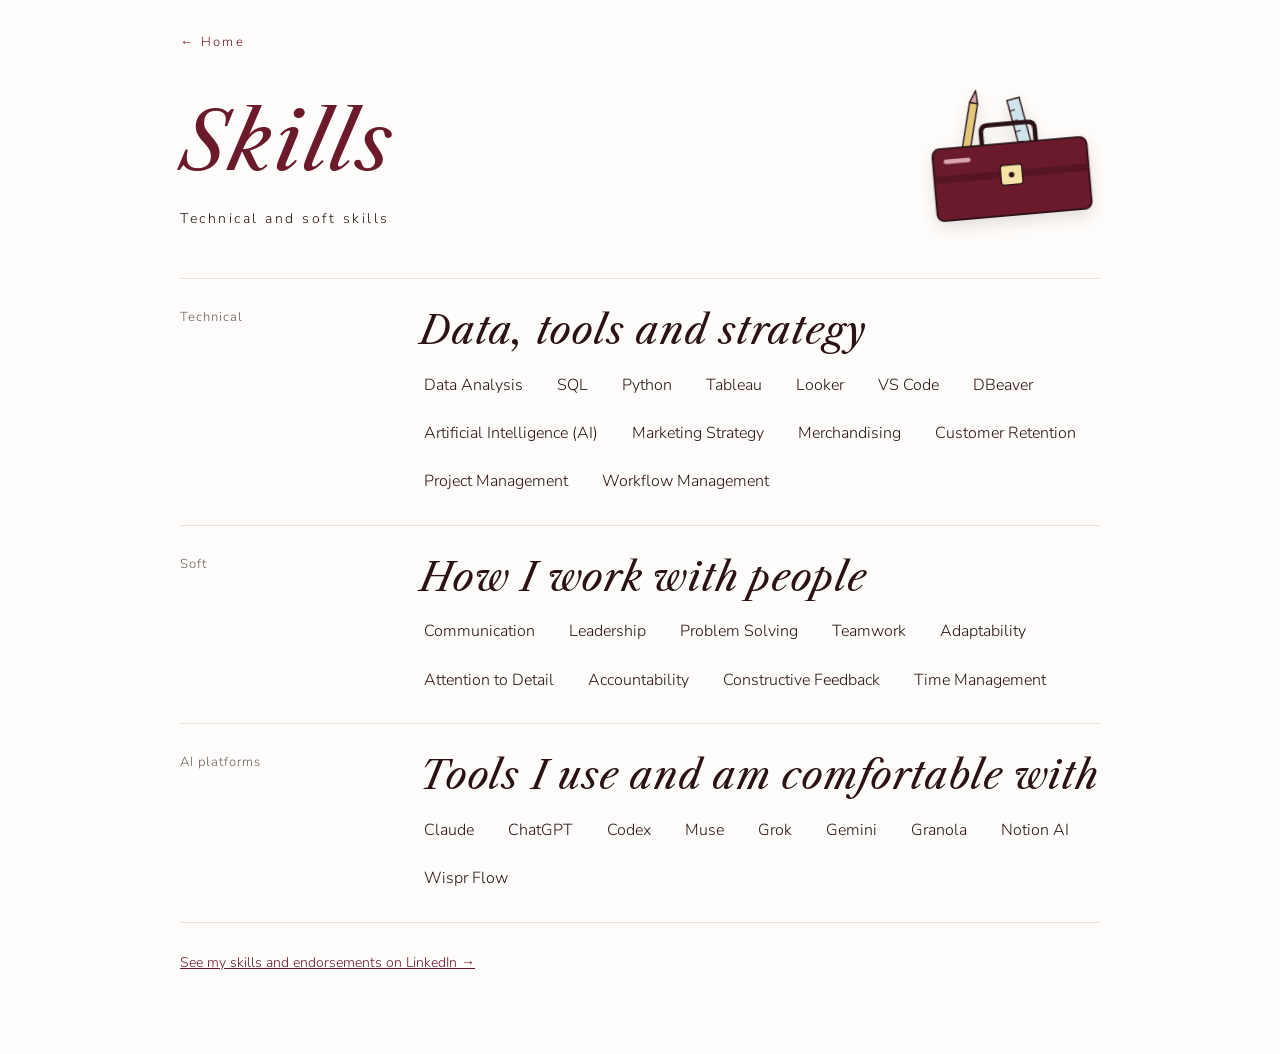
<file: skills/index.html>
<!doctype html>
<html lang="en">
<head>
<meta charset="utf-8">
<meta name="viewport" content="width=device-width, initial-scale=1">
<title>Navya Gupta, Skills</title>
<meta name="description" content="Navya Gupta's technical and soft skills for digital strategy and product roles.">
<link rel="icon" href="/favicon.svg" type="image/svg+xml">
<link rel="apple-touch-icon" href="/apple-touch-icon.png">
<link rel="canonical" href="https://navyagupta.net/skills">
<meta property="og:url" content="https://navyagupta.net/skills">
<meta property="og:type" content="website">
<meta property="og:site_name" content="Navya Gupta">
<meta property="og:title" content="Navya Gupta, Skills">
<meta property="og:description" content="Navya Gupta's technical and soft skills for digital strategy and product roles.">
<meta property="og:image" content="https://navyagupta.net/assets/og.png">
<meta property="og:image:width" content="1200">
<meta property="og:image:height" content="630">
<meta name="twitter:card" content="summary_large_image">
<link rel="stylesheet" href="/fonts.css">
<style>
/* Layout: same single reading column as the certifications page. Handwritten header with a drawn
   toolbox, then two rows (technical, soft). Circled + bold skills are the ones that matter most
   for digital strategy and product roles. */
:root {
  --paper: #fffdfb;
  --ink: #2a1216;
  --maroon: #6b1a2b;
  --rose: #d9a5ae;
  --soft: #6e5a5d;
  --line: #eadfdc;
  --hand: "Site Title", "Adobe Caslon Pro", "Libre Caslon Text", Georgia, serif;
  --type: "Site Body", Avenir, "Avenir Next", "Nunito Sans", sans-serif;
  color-scheme: light;
}
* { box-sizing: border-box; }
html, body { margin: 0; }
body {
  background: var(--paper);
  color: var(--ink);
  font: 400 16px / 1.65 var(--type);
  padding-block: 28px 80px;
  padding-left: max(20px, env(safe-area-inset-left, 0px));
  padding-right: max(20px, env(safe-area-inset-right, 0px));
}
.wrap { width: min(920px, 100%); margin: 0 auto; }
a { color: var(--maroon); }
.back { font-size: 13px; letter-spacing: 0.18em; text-decoration: none; }
.back:hover, .back:focus-visible { text-decoration: underline; }
header { display: flex; align-items: flex-end; justify-content: space-between; gap: 24px; margin-top: 28px; }
header > div { min-width: 0; }
h1 { margin: 0; font: 400 clamp(46px, 8.4vw, 80px) / 1.28 var(--hand); color: var(--maroon); text-wrap: balance; }
.sub { margin: 14px 0 0; font-size: 14px; letter-spacing: 0.18em; }
.art { width: clamp(110px, 18vw, 180px); flex: none; transform: rotate(-5deg); filter: drop-shadow(0 6px 8px rgba(42,18,22,.14)); }
.rows { margin-top: 48px; }
.row { display: grid; grid-template-columns: 200px 1fr; gap: 6px 40px; padding-block: 28px; border-top: 1px solid var(--line); }
.row:last-child { border-bottom: 1px solid var(--line); }
.k { font-size: 13px; letter-spacing: 0.08em; color: var(--soft); }
h2 { margin: 0 0 14px; font: 400 clamp(28px, 3.8vw, 38px) / 1.28 var(--hand); }
.skills { display: flex; flex-wrap: wrap; gap: 18px 26px; margin: 0; padding: 0; list-style: none; }
.skills li { padding: 2px 4px; }
/* Bold = most relevant to digital strategy and product roles. */
.skills .hot { font-weight: 700; }
.more { margin: 28px 0 0; font-size: 14px; }
@media (max-width: 719px) { .row { grid-template-columns: 1fr; } }
</style>
</head>
<body>
<div class="wrap">
  <a class="back" href="/">&larr; Home</a>

  <header>
    <div>
      <h1>Skills</h1>
      <p class="sub">Technical and soft skills</p>
    </div>
    <!-- toolbox with a pencil and ruler sticking out -->
    <svg class="art" viewBox="0 -14 200 164" aria-hidden="true">
      <g transform="rotate(14 60 40)"><rect x="52" y="6" width="9" height="58" fill="#e2c97a" stroke="#2a1216" stroke-width="1.5"/><polygon points="52,6 61,6 56.500,-8" fill="#d9a5ae" stroke="#2a1216" stroke-width="1.5" stroke-linejoin="round"/></g>
      <g transform="rotate(-10 120 40)"><rect x="108" y="4" width="14" height="62" fill="#cfe3ea" stroke="#2a1216" stroke-width="1.5"/><path d="M108 16h6M108 28h6M108 40h6M108 52h6" stroke="#2a1216" stroke-width="1.2"/></g>
      <path d="M70 54V40Q70 32 78 32H122Q130 32 130 40V54" fill="none" stroke="#2a1216" stroke-width="5" stroke-linecap="round"/>
      <rect x="14" y="54" width="172" height="80" rx="8" fill="#6b1a2b" stroke="#2a1216" stroke-width="2"/>
      <rect x="14" y="84" width="172" height="8" fill="#561522"/>
      <rect x="88" y="78" width="24" height="22" rx="3" fill="#f3e3a6" stroke="#2a1216" stroke-width="1.5"/>
      <circle cx="100" cy="89" r="3" fill="#2a1216"/>
      <rect x="26" y="66" width="30" height="5" rx="2.500" fill="#d9a5ae"/>
    </svg>
  </header>

  <div class="rows">
    <div class="row">
      <div class="k">Technical</div>
      <div>
        <h2>Data, tools and strategy</h2>
        <ul class="skills">
          <li class="hot">Data Analysis</li>
          <li class="hot">SQL</li>
          <li>Python</li>
          <li>Tableau</li>
          <li>Looker</li>
          <li>VS Code</li>
          <li>DBeaver</li>
          <li class="hot">Artificial Intelligence (AI)</li>
          <li class="hot">Marketing Strategy</li>
          <li>Merchandising</li>
          <li>Customer Retention</li>
          <li class="hot">Project Management</li>
          <li>Workflow Management</li>
        </ul>
      </div>
    </div>
    <div class="row">
      <div class="k">Soft</div>
      <div>
        <h2>How I work with people</h2>
        <ul class="skills">
          <li class="hot">Communication</li>
          <li class="hot">Leadership</li>
          <li class="hot">Problem Solving</li>
          <li>Teamwork</li>
          <li>Adaptability</li>
          <li>Attention to Detail</li>
          <li>Accountability</li>
          <li>Constructive Feedback</li>
          <li>Time Management</li>
        </ul>
      </div>
    </div>
    <div class="row">
      <div class="k">AI platforms</div>
      <div>
        <h2>Tools I use and am comfortable with</h2>
        <ul class="skills">
          <li>Claude</li>
          <li>ChatGPT</li>
          <li>Codex</li>
          <li>Muse</li>
          <li>Grok</li>
          <li>Gemini</li>
          <li>Granola</li>
          <li>Notion AI</li>
          <li>Wispr Flow</li>
        </ul>
      </div>
    </div>
  </div>

  <p class="more"><a href="https://www.linkedin.com/in/navyagupta-/details/skills/" target="_blank" rel="noopener">See my skills and endorsements on LinkedIn &rarr;</a></p>
</div>
</body>
</html>
</file>
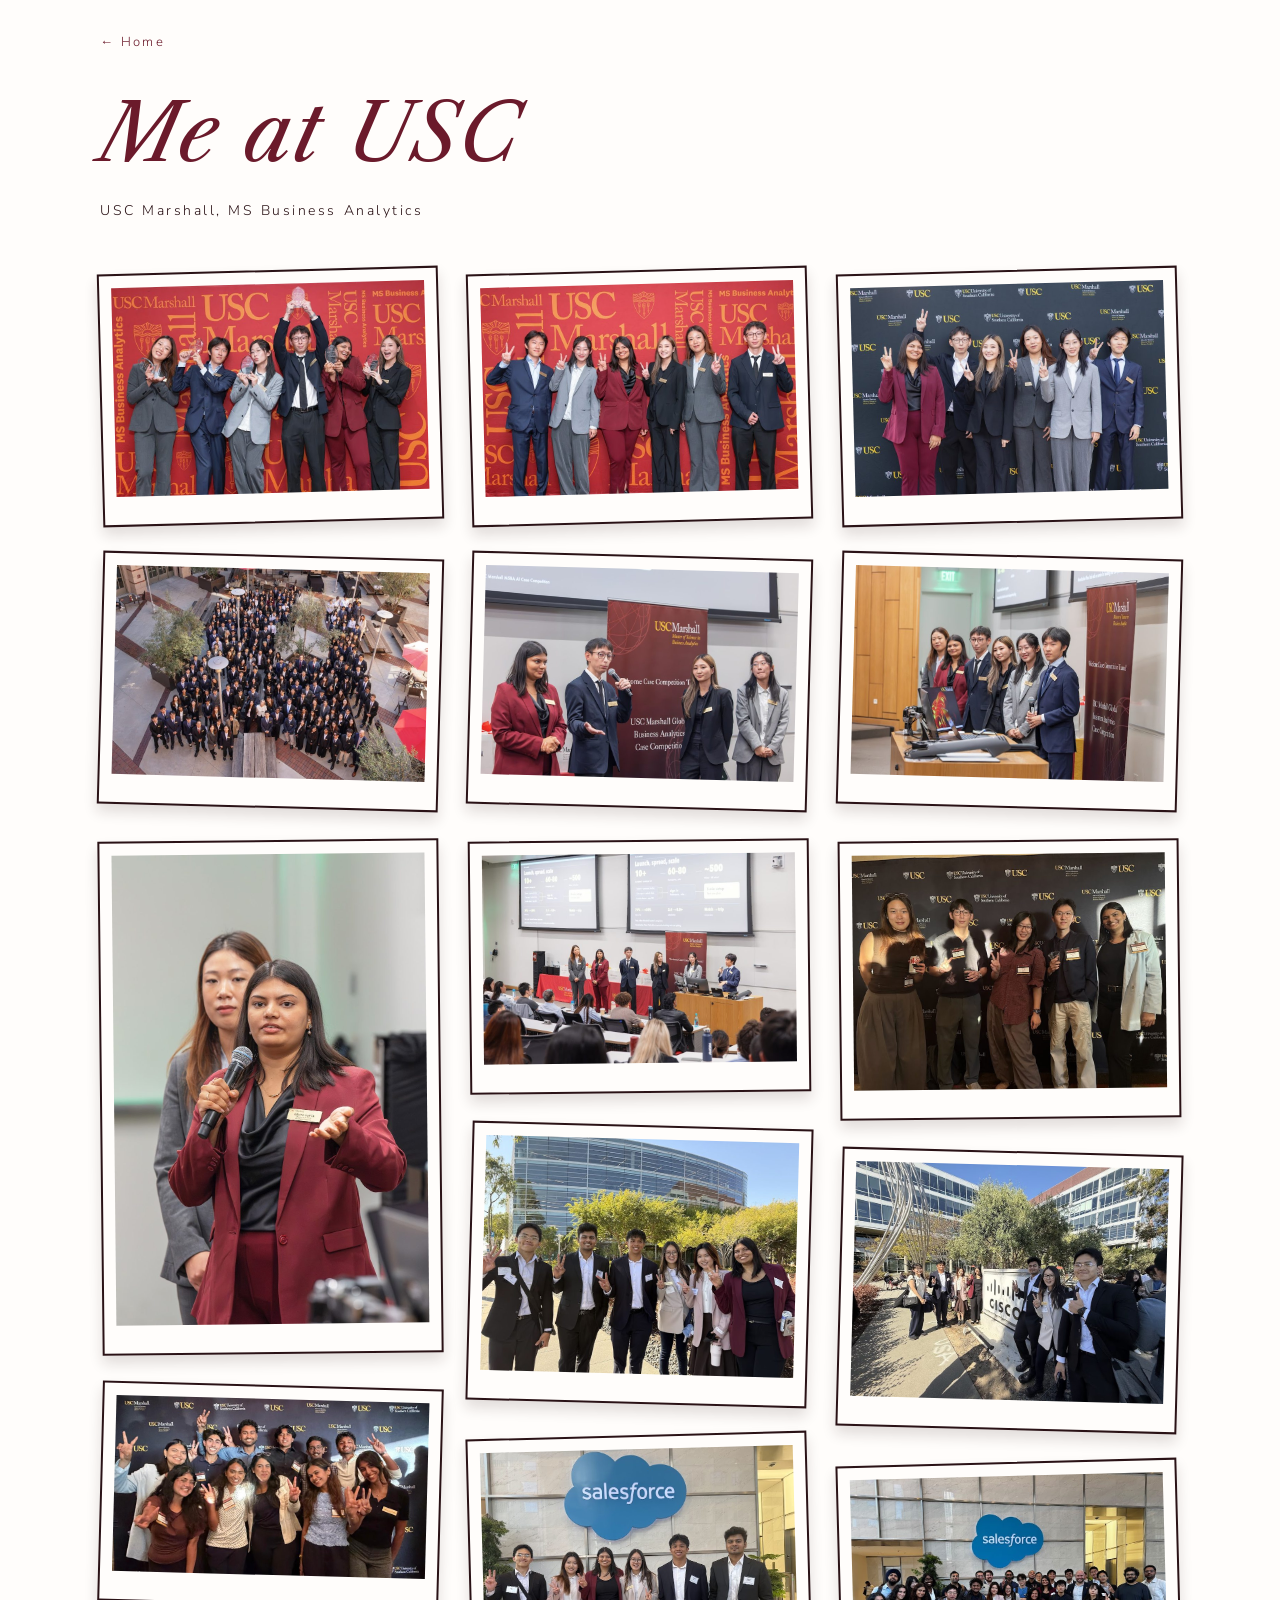
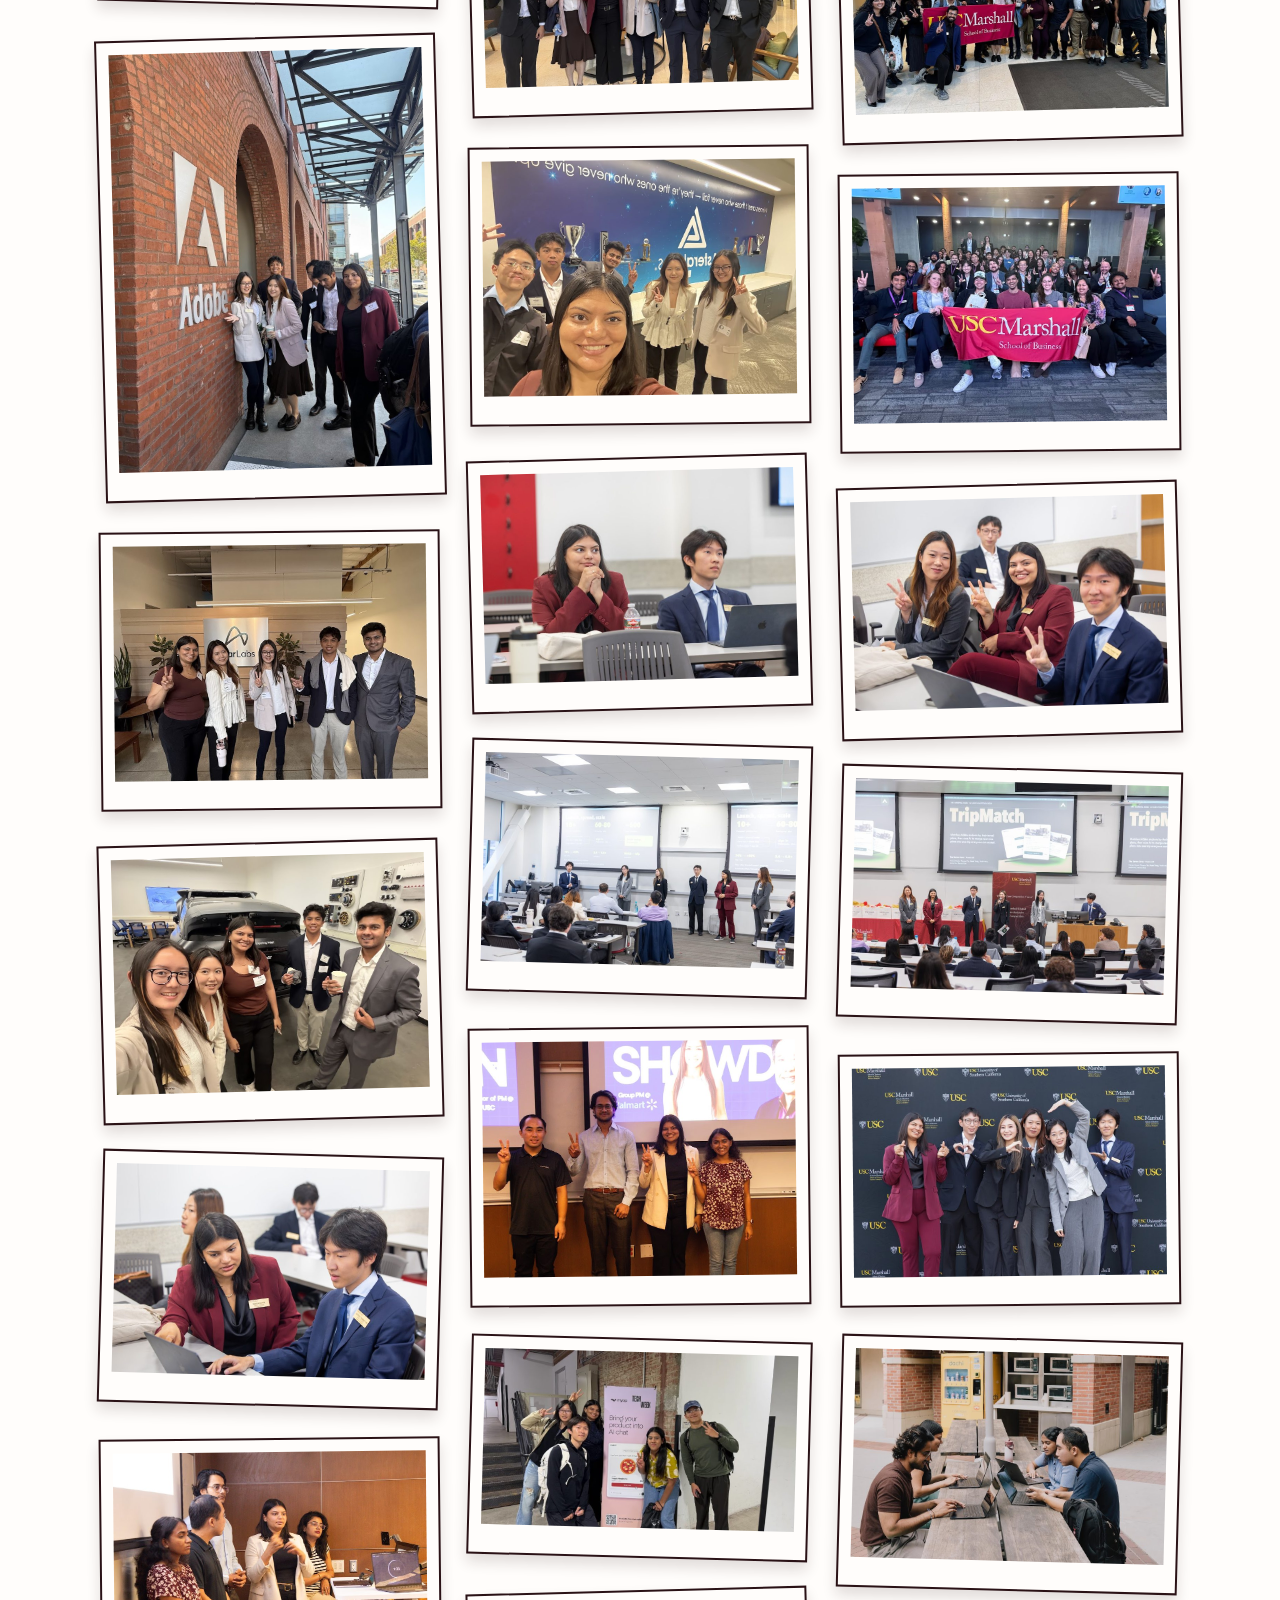
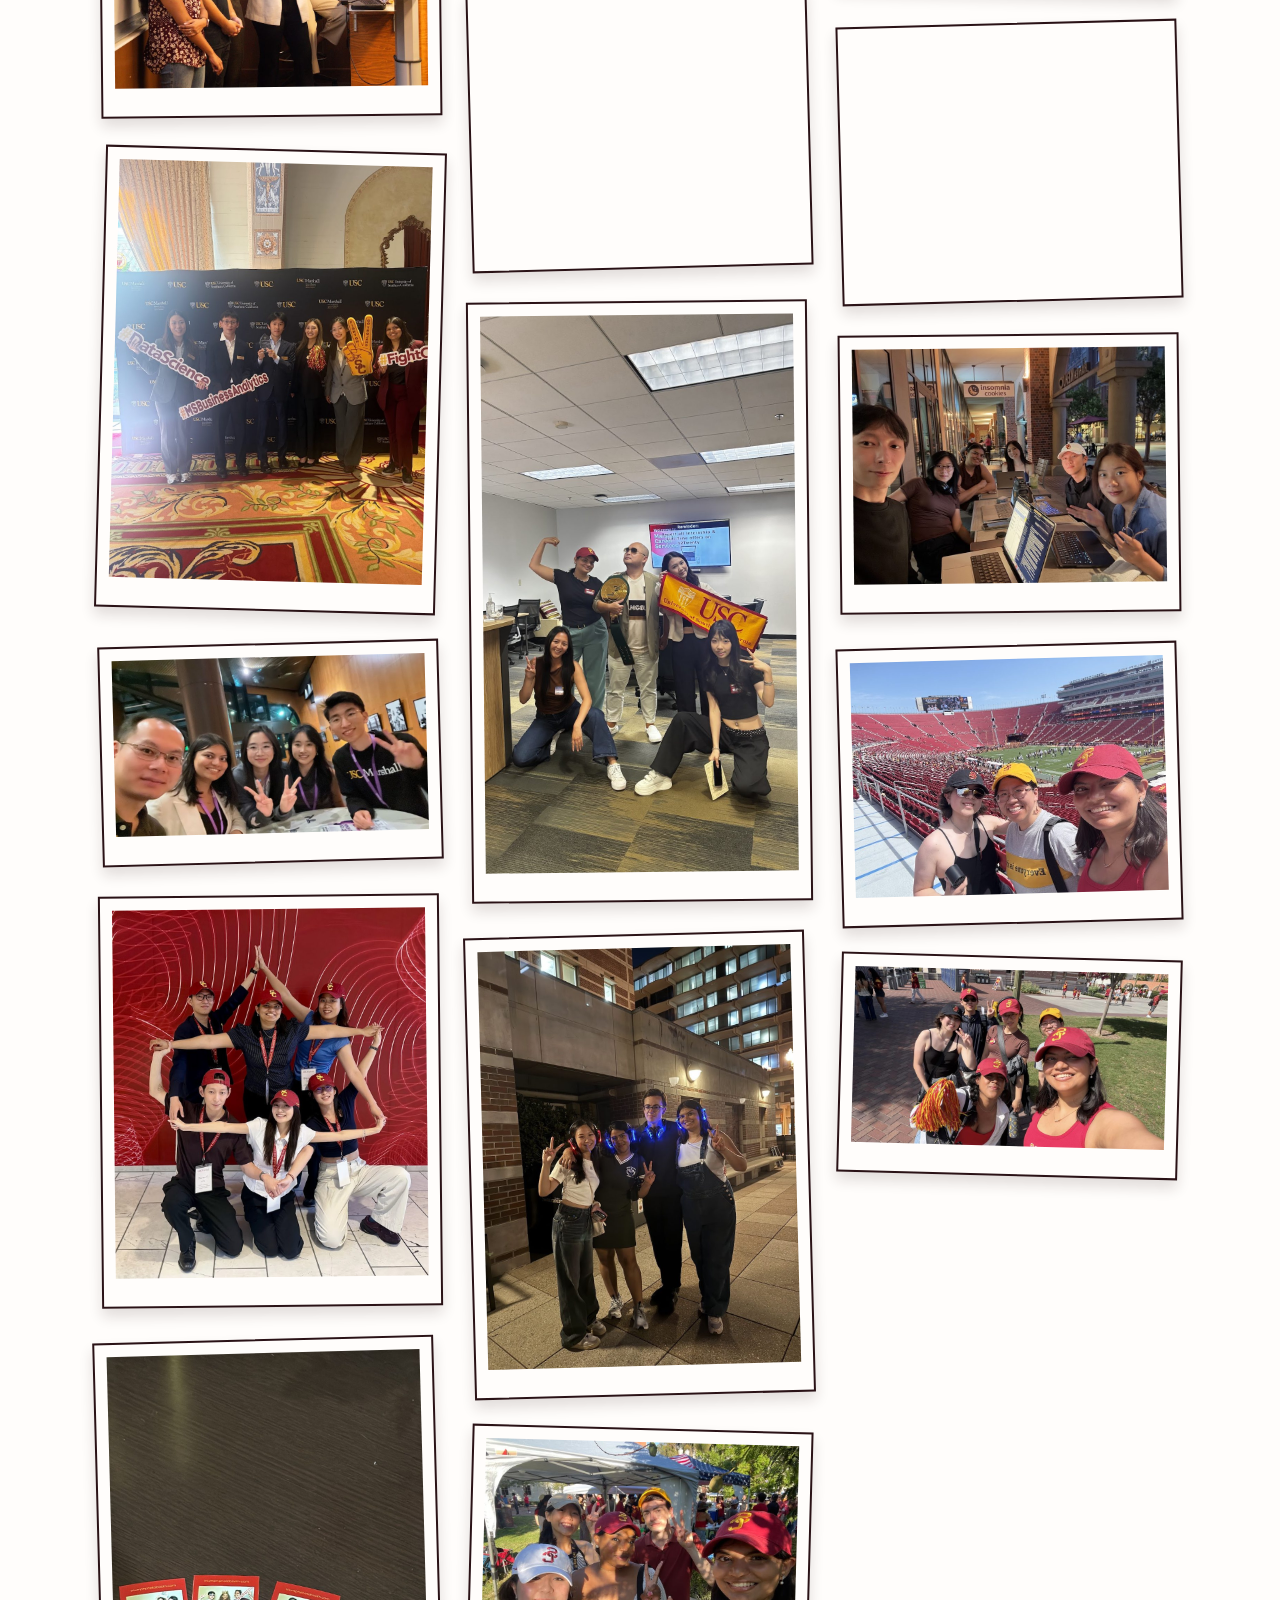
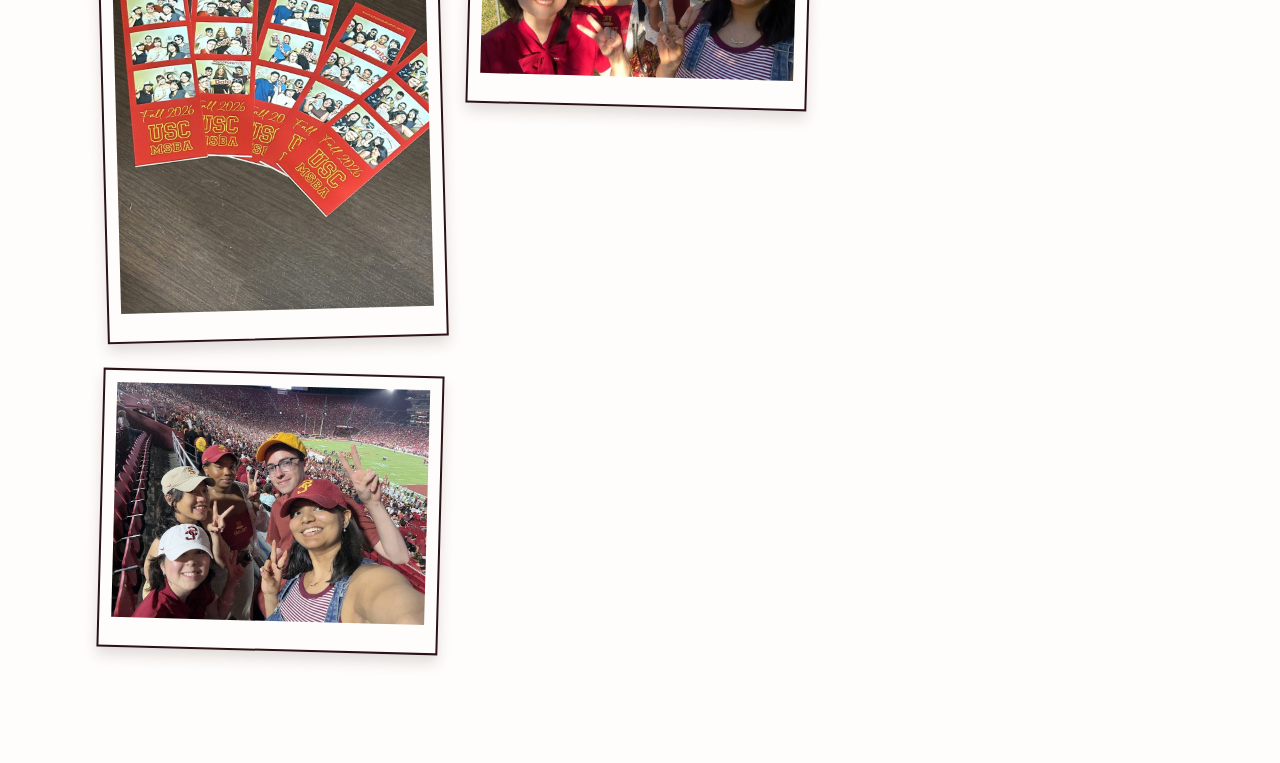
<file: usc/index.html>
<!doctype html>
<html lang="en">
<head>
<meta charset="utf-8">
<meta name="viewport" content="width=device-width, initial-scale=1">
<title>Navya Gupta, Me at USC</title>
<meta name="description" content="Pictures of Navya Gupta at USC.">
<link rel="icon" href="/favicon.svg" type="image/svg+xml">
<link rel="apple-touch-icon" href="/apple-touch-icon.png">
<link rel="canonical" href="https://navyagupta.net/usc">
<meta property="og:url" content="https://navyagupta.net/usc">
<meta property="og:type" content="website">
<meta property="og:site_name" content="Navya Gupta">
<meta property="og:title" content="Navya Gupta, Me at USC">
<meta property="og:description" content="Pictures of Navya Gupta at USC.">
<meta property="og:image" content="https://navyagupta.net/assets/og.png">
<meta property="og:image:width" content="1200">
<meta property="og:image:height" content="630">
<meta name="twitter:card" content="summary_large_image">
<link rel="stylesheet" href="/fonts.css">
<style>
/* Layout: same reading column as the other pages. A handwritten header, then a loose grid
   of polaroids, best first. To add a photo, copy one <figure> into the grid, most professional photos first, and change the img and alt.
   The script below deals the photos into columns left to right so the order reads across each row. */
:root {
  --paper: #fffdfb;
  --ink: #2a1216;
  --maroon: #6b1a2b;
  --rose: #d9a5ae;
  --hand: "Site Title", "Adobe Caslon Pro", "Libre Caslon Text", Georgia, serif;
  --type: "Site Body", Avenir, "Avenir Next", "Nunito Sans", sans-serif;
  color-scheme: light;
}
* { box-sizing: border-box; }
html, body { margin: 0; }
body {
  background: var(--paper);
  color: var(--ink);
  font: 400 16px / 1.65 var(--type);
  padding-block: 28px 80px;
  padding-left: max(20px, env(safe-area-inset-left, 0px));
  padding-right: max(20px, env(safe-area-inset-right, 0px));
}
.wrap { width: min(1080px, 100%); margin: 0 auto; }
a { color: var(--maroon); }
.back { font-size: 13px; letter-spacing: 0.18em; text-decoration: none; }
.back:hover, .back:focus-visible { text-decoration: underline; }
h1 { margin: 28px 0 0; font: 400 clamp(46px, 8.4vw, 80px) / 1.28 var(--hand); color: var(--maroon); }
.sub { margin: 14px 0 0; font-size: 14px; letter-spacing: 0.18em; }
.grid { columns: 3 240px; column-gap: 28px; margin-top: 48px; }
figure { margin: 0 0 32px; padding: 12px 12px 28px; break-inside: avoid; background: #fffdfb; border: 2px solid var(--ink); box-shadow: 0 8px 14px rgba(42,18,22,.14); transform: rotate(var(--r, -1.5deg)); }
figure:nth-child(even) { --r: 1.5deg; }
figure:nth-child(3n) { --r: -.6deg; }
figure img { display: block; width: 100%; height: auto; }
.grid.cols { columns: auto; display: flex; gap: 28px; align-items: flex-start; }
.col { flex: 1; min-width: 0; }
</style>
</head>
<body>
<div class="wrap">
  <a class="back" href="/">&larr; Home</a>
  <h1>Me at USC</h1>
  <p class="sub">USC Marshall, MS Business Analytics</p>

  <div class="grid">
    <figure>
      <img src="../assets/usc/usc-01.jpg" alt="Team holding trophies in front of the USC Marshall backdrop" width="900" height="600" loading="lazy" decoding="async">
    </figure>
    <figure>
      <img src="../assets/usc/usc-02.jpg" alt="Team lined up in front of the USC Marshall backdrop" width="900" height="600" loading="lazy" decoding="async">
    </figure>
    <figure>
      <img src="../assets/usc/usc-04.jpg" alt="Team in front of the USC Marshall step-and-repeat" width="900" height="600" loading="lazy" decoding="async">
    </figure>
    <figure>
      <img src="../assets/usc/usc-05.jpg" alt="Aerial view of the whole MSBA cohort in the courtyard" width="900" height="600" loading="lazy" decoding="async">
    </figure>
    <figure>
      <img src="../assets/usc/usc-06.jpg" alt="Presenting at the Marshall case competition" width="900" height="600" loading="lazy" decoding="async">
    </figure>
    <figure>
      <img src="../assets/usc/usc-07.jpg" alt="Team at the podium during the case competition" width="900" height="600" loading="lazy" decoding="async">
    </figure>
    <figure>
      <img src="../assets/usc/usc-08.jpg" alt="Speaking into the microphone at the case competition" width="900" height="1349" loading="lazy" decoding="async">
    </figure>
    <figure>
      <img src="../assets/usc/usc-09.jpg" alt="Team presenting to a full lecture hall" width="900" height="600" loading="lazy" decoding="async">
    </figure>
    <figure>
      <img src="../assets/usc/usc-10.jpg" alt="Group in front of a USC Marshall event backdrop" width="900" height="675" loading="lazy" decoding="async">
    </figure>
    <figure>
      <img src="../assets/usc/usc-11.jpg" alt="Group at a USC Marshall event" width="900" height="506" loading="lazy" decoding="async">
    </figure>
    <figure>
      <img src="../assets/usc/usc-12.jpg" alt="Team in business attire outside a company office" width="900" height="675" loading="lazy" decoding="async">
    </figure>
    <figure>
      <img src="../assets/usc/usc-13.jpg" alt="Team at the Cisco campus" width="900" height="675" loading="lazy" decoding="async">
    </figure>
    <figure>
      <img src="../assets/usc/usc-14.jpg" alt="Team in front of the Adobe wall" width="900" height="1200" loading="lazy" decoding="async">
    </figure>
    <figure>
      <img src="../assets/usc/usc-15.jpg" alt="Team in front of the Salesforce sign" width="900" height="675" loading="lazy" decoding="async">
    </figure>
    <figure>
      <img src="../assets/usc/usc-16.jpg" alt="Whole cohort with a USC Marshall banner at Salesforce" width="900" height="675" loading="lazy" decoding="async">
    </figure>
    <figure>
      <img src="../assets/usc/usc-17.jpg" alt="Team in front of the ArLabs sign" width="900" height="675" loading="lazy" decoding="async">
    </figure>
    <figure>
      <img src="../assets/usc/usc-18.jpg" alt="Selfie with the team and a wall of trophies" width="900" height="675" loading="lazy" decoding="async">
    </figure>
    <figure>
      <img src="../assets/usc/usc-19.jpg" alt="Cohort holding the USC Marshall banner" width="900" height="675" loading="lazy" decoding="async">
    </figure>
    <figure>
      <img src="../assets/usc/usc-20.jpg" alt="Team selfie in front of a car at a company visit" width="900" height="675" loading="lazy" decoding="async">
    </figure>
    <figure>
      <img src="../assets/usc/usc-21.jpg" alt="Two teammates listening during a presentation" width="900" height="600" loading="lazy" decoding="async">
    </figure>
    <figure>
      <img src="../assets/usc/usc-22.jpg" alt="Teammates smiling in a classroom" width="900" height="600" loading="lazy" decoding="async">
    </figure>
    <figure>
      <img src="../assets/usc/usc-23.jpg" alt="Teammates working together on a laptop" width="900" height="600" loading="lazy" decoding="async">
    </figure>
    <figure>
      <img src="../assets/usc/usc-24.jpg" alt="Team presenting in a lecture hall" width="900" height="600" loading="lazy" decoding="async">
    </figure>
    <figure>
      <img src="../assets/usc/usc-25.jpg" alt="TripMatch on the big screen during the case competition" width="900" height="600" loading="lazy" decoding="async">
    </figure>
    <figure>
      <img src="../assets/usc/usc-26.jpg" alt="Group after a talk with a presenter" width="900" height="675" loading="lazy" decoding="async">
    </figure>
    <figure>
      <img src="../assets/usc/usc-27.jpg" alt="Group in front of the Showdown screen" width="900" height="675" loading="lazy" decoding="async">
    </figure>
    <figure>
      <img src="../assets/usc/usc-28.jpg" alt="Team striking poses in front of a USC backdrop" width="900" height="600" loading="lazy" decoding="async">
    </figure>
    <figure>
      <img src="../assets/usc/usc-29.jpg" alt="Team at a USC photo booth with foam fingers" width="900" height="1200" loading="lazy" decoding="async">
    </figure>
    <figure>
      <img src="../assets/usc/usc-30.jpg" alt="Group at Tech Week" width="900" height="506" loading="lazy" decoding="async">
    </figure>
    <figure>
      <img src="../assets/usc/usc-31.jpg" alt="Teammates working at a table" width="900" height="600" loading="lazy" decoding="async">
    </figure>
    <figure>
      <img src="../assets/usc/usc-32.jpg" alt="Selfie with teammates at an event" width="900" height="506" loading="lazy" decoding="async">
    </figure>
    <figure>
      <img src="../assets/usc/usc-34.jpg" alt="Group selfie on the classroom floor" width="900" height="675" loading="lazy" decoding="async">
    </figure>
    <figure>
      <img src="../assets/usc/usc-35.jpg" alt="Group at the MSBA welcome event" width="900" height="675" loading="lazy" decoding="async">
    </figure>
    <figure>
      <img src="../assets/usc/usc-36.jpg" alt="Group striking a Trojan pose in front of a red wall" width="900" height="1058" loading="lazy" decoding="async">
    </figure>
    <figure>
      <img src="../assets/usc/usc-37.jpg" alt="Group posing in an office with a USC flag" width="900" height="1600" loading="lazy" decoding="async">
    </figure>
    <figure>
      <img src="../assets/usc/usc-38.jpg" alt="Group selfie at a table outside" width="900" height="675" loading="lazy" decoding="async">
    </figure>
    <figure>
      <img src="../assets/usc/usc-39.jpg" alt="Photo strips on a table" width="900" height="1600" loading="lazy" decoding="async">
    </figure>
    <figure>
      <img src="../assets/usc/usc-40.jpg" alt="Group at night in front of a building" width="900" height="1200" loading="lazy" decoding="async">
    </figure>
    <figure>
      <img src="../assets/usc/usc-41.jpg" alt="Selfie in the Coliseum stands" width="900" height="675" loading="lazy" decoding="async">
    </figure>
    <figure>
      <img src="../assets/usc/usc-42.jpg" alt="Selfie at a football game in USC gear" width="900" height="675" loading="lazy" decoding="async">
    </figure>
    <figure>
      <img src="../assets/usc/usc-43.jpg" alt="Selfie at a tailgate" width="900" height="675" loading="lazy" decoding="async">
    </figure>
    <figure>
      <img src="../assets/usc/usc-45.jpg" alt="Selfie on campus holding pom-poms" width="900" height="506" loading="lazy" decoding="async">
    </figure>
  </div>
</div>
<script>
// Deals the figures into 1, 2 or 3 columns round-robin, so best-first reads across each row.
// Without JS the CSS columns above still show every photo.
const grid = document.querySelector(".grid");
const figs = [...grid.children];
function layout() {
  const n = innerWidth < 560 ? 1 : innerWidth < 860 ? 2 : 3;
  if (grid.dataset.n == n) return;
  grid.dataset.n = n; grid.classList.add("cols"); grid.replaceChildren();
  const cols = Array.from({ length: n }, () => grid.appendChild(Object.assign(document.createElement("div"), { className: "col" })));
  figs.forEach((f, i) => cols[i % n].appendChild(f));
}
layout(); addEventListener("resize", layout);
</script>
</body>
</html>
</file>
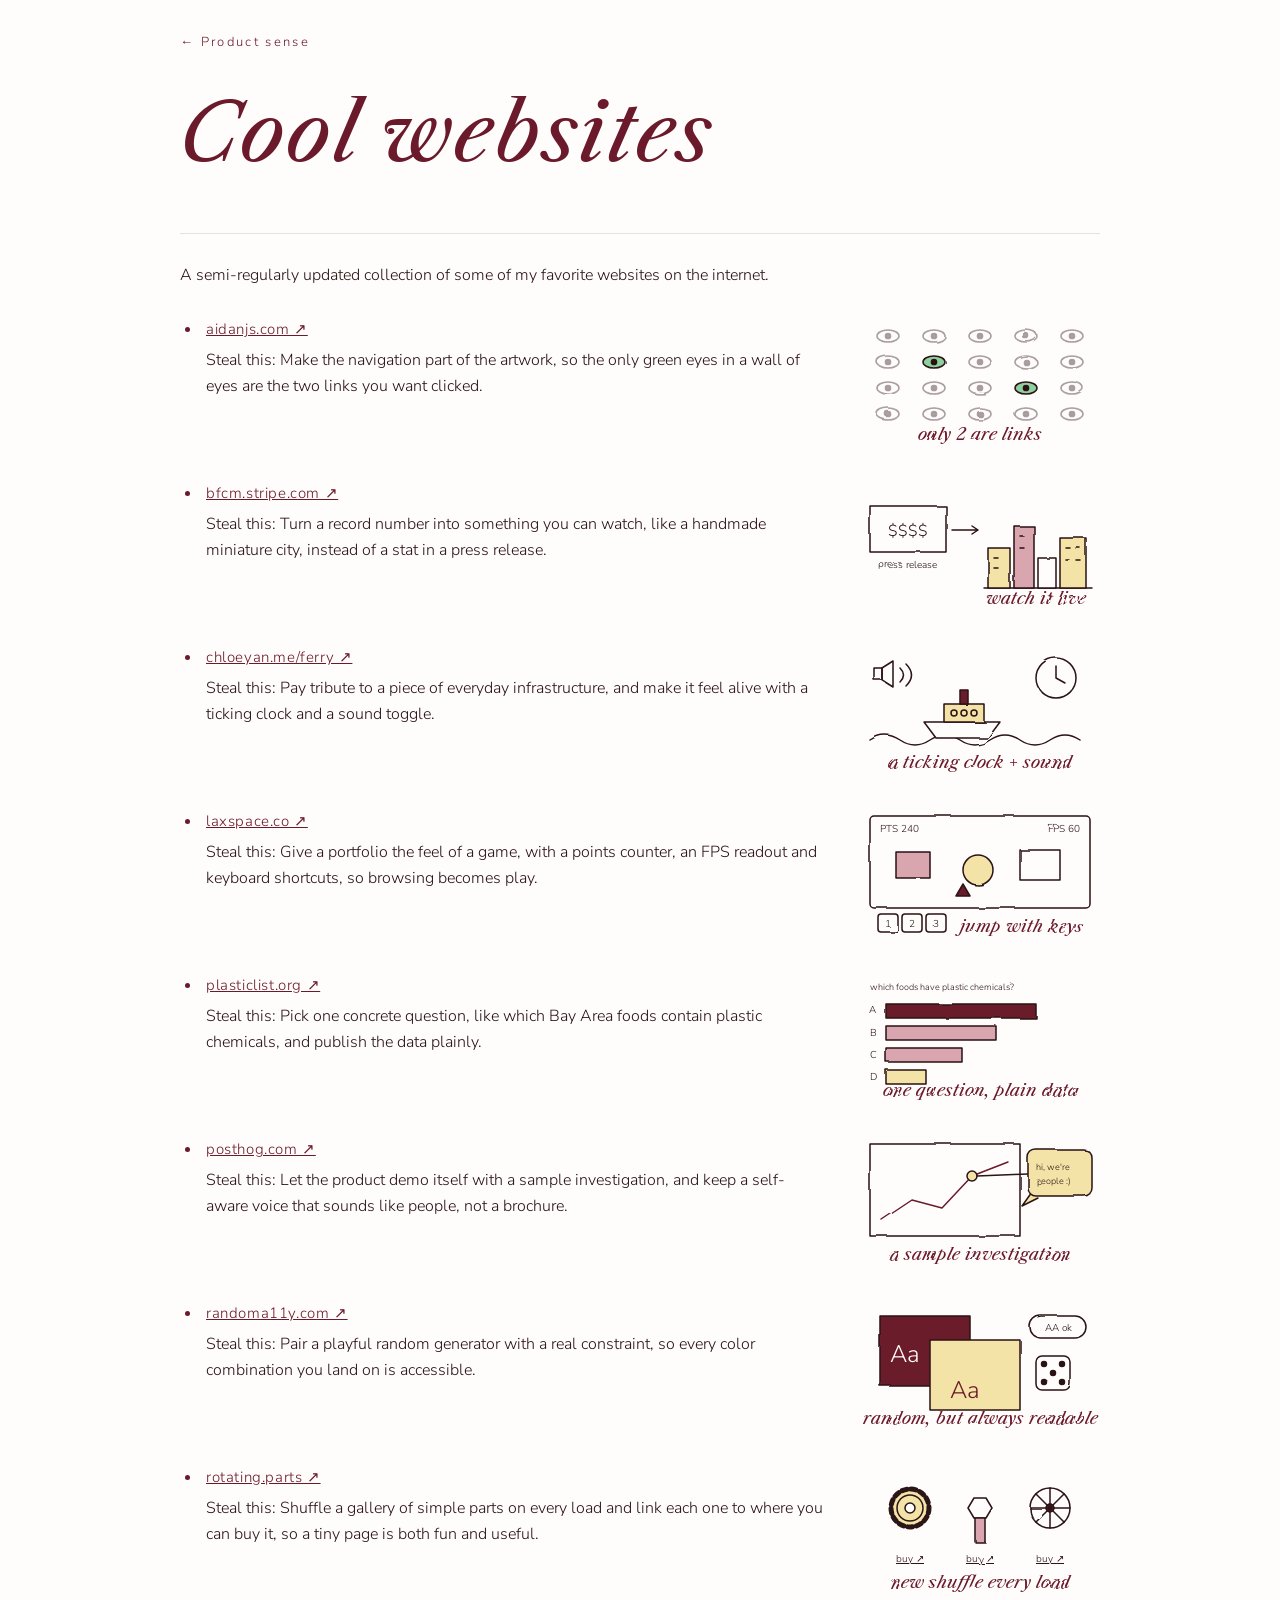
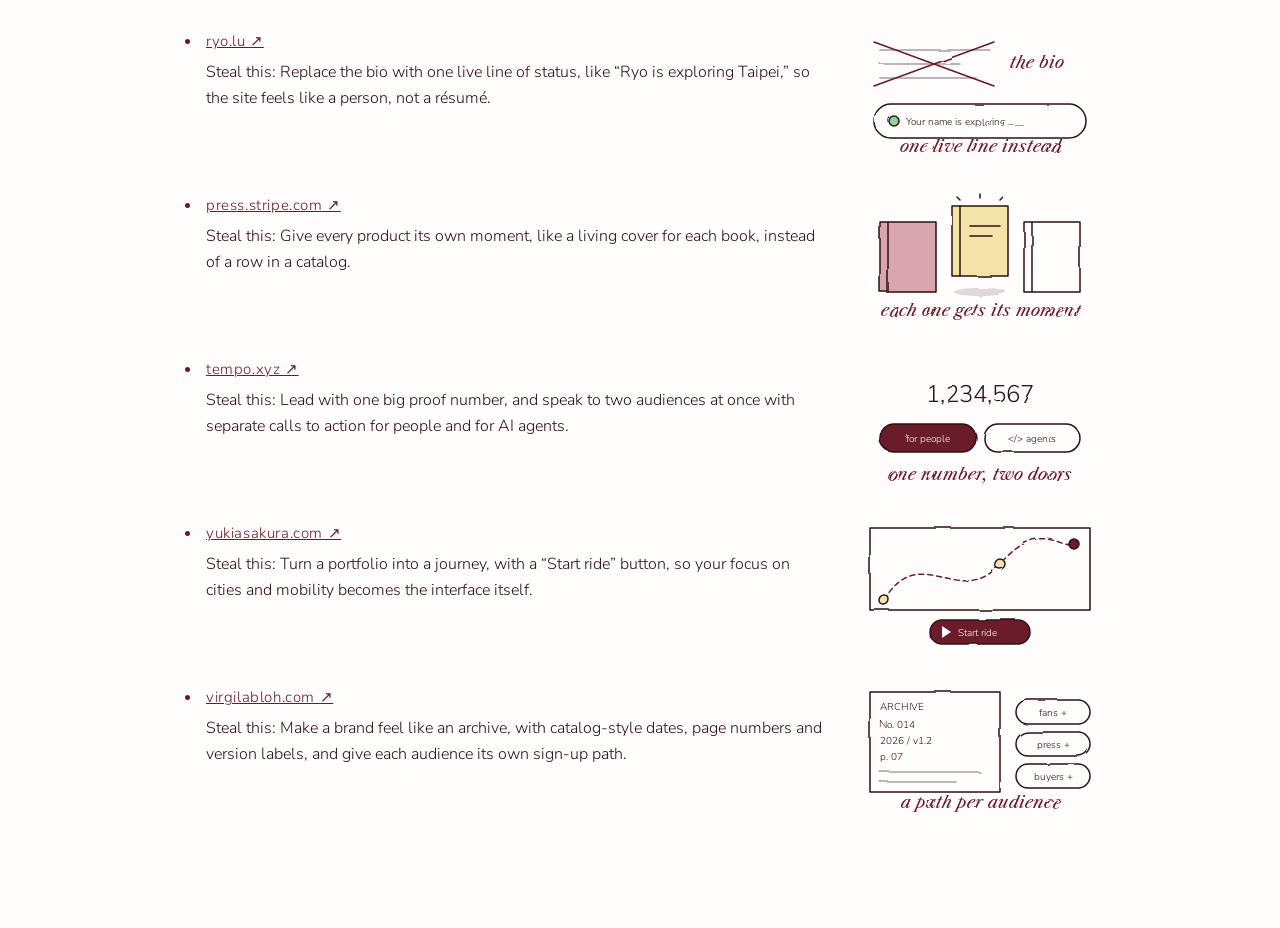
<file: product-sense/cool-websites/index.html>
<!doctype html>
<html lang="en">
<head>
<meta charset="utf-8">
<meta name="viewport" content="width=device-width, initial-scale=1">
<title>Navya Gupta, Cool websites</title>
<meta name="description" content="A collection of favorite websites and what you can steal from each.">
<link rel="icon" href="/favicon.svg" type="image/svg+xml">
<link rel="apple-touch-icon" href="/apple-touch-icon.png">
<link rel="canonical" href="https://navyagupta.net/product-sense/cool-websites">
<meta property="og:url" content="https://navyagupta.net/product-sense/cool-websites">
<meta property="og:type" content="website">
<meta property="og:site_name" content="Navya Gupta">
<meta property="og:title" content="Navya Gupta, Cool websites">
<meta property="og:description" content="A collection of favorite websites and what you can steal from each.">
<meta property="og:image" content="https://navyagupta.net/assets/og.png">
<meta property="og:image:width" content="1200">
<meta property="og:image:height" content="630">
<meta name="twitter:card" content="summary_large_image">
<link rel="stylesheet" href="/fonts.css">
<style>
/* Same reading column and fonts as the Projects page. Each section is a <section class="block">.
   To add a website, add one line to the SITES list in the script at the bottom. */
:root {
  --paper: #fffdfb;
  --ink: #2a1216;
  --maroon: #6b1a2b;
  --rose: #d9a5ae;
  --butter: #f3e3a6;
  --soft: #6e5a5d;
  --line: #eadfdc;
  --hand: "Site Title", "Adobe Caslon Pro", "Libre Caslon Text", Georgia, serif;
  --type: "Site Body", Avenir, "Avenir Next", "Nunito Sans", sans-serif;
  color-scheme: light;
}
* { box-sizing: border-box; }
html, body { margin: 0; }
body {
  background: var(--paper);
  color: var(--ink);
  font: 400 16px / 1.65 var(--type);
  padding-block: 28px 80px;
  padding-left: max(20px, env(safe-area-inset-left, 0px));
  padding-right: max(20px, env(safe-area-inset-right, 0px));
}
.wrap { width: min(920px, 100%); margin: 0 auto; }
a { color: var(--maroon); }
.back { font-size: 13px; letter-spacing: 0.18em; text-decoration: none; }
.back:hover, .back:focus-visible { text-decoration: underline; }
h1 { margin: 28px 0 0; font: 400 clamp(46px, 8.4vw, 80px) / 1.28 var(--hand); color: var(--maroon); text-wrap: balance; }
.block { margin-top: 48px; padding-top: 28px; border-top: 1px solid var(--line); }
h2 { margin: 0 0 6px; font: 400 clamp(34px, 4.6vw, 48px) / 1.28 var(--hand); color: var(--maroon); }
.block > p { margin: 0; max-width: 62ch; }
.list { list-style: disc; margin: 28px 0 0; padding-left: 22px; }
.list li { margin-bottom: 34px; padding-left: 4px; }
/* Text on the left, a rough sketch of the idea in the white space on the right. Stacks on phones. */
.row { display: grid; grid-template-columns: minmax(0, 62ch) 240px; justify-content: space-between; gap: 14px 32px; align-items: start; }
.sk { width: 100%; height: auto; filter: url(#rough); fill: none; stroke: var(--ink); stroke-width: 1.5; stroke-linecap: round; stroke-linejoin: round; }
.sk text { fill: var(--ink); stroke: none; font: 10px var(--type); }
.sk .h { font: 17px var(--hand); fill: var(--maroon); }
.sk .r { fill: var(--rose); } .sk .b { fill: var(--butter); } .sk .m { fill: var(--maroon); }
.sk .p { fill: var(--paper); } .sk .g { fill: #8fd19e; } .sk .k { fill: var(--ink); }
.sk .dim { opacity: .4; }
@media (max-width: 719px) { .row { grid-template-columns: 1fr; } .sk { max-width: 260px; } }
.list li::marker { color: var(--maroon); }
.list a { font-size: 15px; letter-spacing: 0.04em; overflow-wrap: anywhere; }
.list a::first-letter { text-transform: uppercase; }
.list p { margin: 4px 0 0; max-width: 62ch; }
</style>
</head>
<body>
<svg width="0" height="0" style="position:absolute" aria-hidden="true"><filter id="rough"><feTurbulence type="fractalNoise" baseFrequency="0.03" numOctaves="2" seed="3" result="n"/><feDisplacementMap in="SourceGraphic" in2="n" scale="2.5"/></filter></svg>
<div class="wrap">
  <a class="back" href="/product-sense">&larr; Product sense</a>

  <h1>Cool websites</h1>

  <section class="block" id="cool-websites">
    <p>A semi-regularly updated collection of some of my favorite websites on the internet.</p>
    <ul class="list" id="sites"></ul>
  </section>
</div>

<script>
// Add a site with one line: [url, "Steal-this takeaway", sketchSvgInnerMarkup]. Sketches live on a 240x130 canvas.
const arrow = (x1, y, x2) => `<path d="M${x1} ${y}H${x2}m-6-4l6 4l-6 4"/>`;
const eye = (x, y, hot) => `<g class="${hot ? "" : "dim"}"><ellipse cx="${x}" cy="${y}" rx="11" ry="6"${hot ? ' class="g"' : ""}/><circle cx="${x}" cy="${y}" r="2.6" class="k"/></g>`;
const eyes = [0, 1, 2, 3].flatMap(j => [0, 1, 2, 3, 4].map(i => eye(28 + 46 * i, 20 + 26 * j, (i == 1 && j == 1) || (i == 3 && j == 2)))).join("");
const bars = [["A", 150, "m"], ["B", 110, "r"], ["C", 76, "r"], ["D", 40, "b"]].map(([n, w, c], i) => `<text x="10" y="${42 + 22 * i}">${n}</text><rect x="26" y="${32 + 22 * i}" width="${w}" height="14" class="${c}"/>`).join("");
const hand = (x, t, a = "middle") => `<text class="h" x="${x}" y="124" text-anchor="${a}">${t}</text>`;
const SITES = [
  ["https://aidanjs.com", "Make the navigation part of the artwork, so the only green eyes in a wall of eyes are the two links you want clicked.",
    eyes + hand(120, "only 2 are links")],
  ["https://bfcm.stripe.com", "Turn a record number into something you can watch, like a handmade miniature city, instead of a stat in a press release.",
    `<rect x="10" y="26" width="76" height="46" class="p"/><text x="48" y="56" text-anchor="middle" style="font-size:16px;font-weight:700">$$$$</text><text x="48" y="88" text-anchor="middle">press release</text>${arrow(92, 50, 118)}<path d="M124 108H232"/><rect x="128" y="68" width="22" height="40" class="b"/><rect x="154" y="46" width="20" height="62" class="r"/><rect x="178" y="78" width="18" height="30" class="p"/><rect x="200" y="58" width="26" height="50" class="b"/><path d="M134 78h4M134 88h4M160 56h4M160 68h4M206 68h4M216 68h4M206 80h4M216 80h4"/>${hand(176, "watch it live")}`],
  ["https://www.chloeyan.me/ferry", "Pay tribute to a piece of everyday infrastructure, and make it feel alive with a ticking clock and a sound toggle.",
    `<path d="M10 96q15-10 30 0t30 0t30 0t30 0t30 0t30 0t30 0"/><path d="M64 78h76l-12 16H76z" class="p"/><rect x="84" y="60" width="40" height="18" class="b"/><rect x="100" y="46" width="8" height="14" class="m"/><circle cx="94" cy="69" r="3"/><circle cx="104" cy="69" r="3"/><circle cx="114" cy="69" r="3"/><circle cx="196" cy="34" r="20" class="p"/><path d="M196 34v-12M196 34l9 5"/><rect x="14" y="24" width="8" height="12" class="p"/><path d="M22 24l11-7v26l-11-7zM40 24q7 7 0 14M46 20q11 11 0 22"/>${hand(120, "a ticking clock + sound")}`],
  ["https://laxspace.co", "Give a portfolio the feel of a game, with a points counter, an FPS readout and keyboard shortcuts, so browsing becomes play.",
    `<rect x="10" y="8" width="220" height="92" rx="4" class="p"/><text x="20" y="24">PTS 240</text><text x="220" y="24" text-anchor="end">FPS 60</text><rect x="36" y="44" width="34" height="26" class="r"/><circle cx="118" cy="62" r="15" class="b"/><rect x="160" y="42" width="40" height="30" class="p"/><path d="M96 88l7-12l7 12z" class="m"/><rect x="18" y="106" width="20" height="18" rx="3" class="p"/><rect x="42" y="106" width="20" height="18" rx="3" class="p"/><rect x="66" y="106" width="20" height="18" rx="3" class="p"/><text x="28" y="119" text-anchor="middle">1</text><text x="52" y="119" text-anchor="middle">2</text><text x="76" y="119" text-anchor="middle">3</text>${hand(100, "jump with keys", "start")}`],
  ["https://plasticlist.org", "Pick one concrete question, like which Bay Area foods contain plastic chemicals, and publish the data plainly.",
    `<text x="10" y="18" style="font-size:9px">which foods have plastic chemicals?</text>${bars}${hand(120, "one question, plain data")}`],
  ["https://posthog.com", "Let the product demo itself with a sample investigation, and keep a self-aware voice that sounds like people, not a brochure.",
    `<rect x="10" y="8" width="150" height="92" class="p"/><path d="M22 84L52 64L82 72L112 40L148 26" style="stroke:var(--maroon)"/><circle cx="112" cy="40" r="5" class="b"/><path d="M117 40L168 38"/><path d="M172 56l-10 14l16-8" class="b"/><rect x="168" y="14" width="64" height="46" rx="8" class="b"/><text x="176" y="34" style="font-size:9px">hi, we're</text><text x="176" y="48" style="font-size:9px">people :)</text>${hand(120, "a sample investigation")}`],
  ["https://randoma11y.com", "Pair a playful random generator with a real constraint, so every color combination you land on is accessible.",
    `<rect x="20" y="16" width="90" height="70" class="m"/><rect x="70" y="40" width="90" height="70" class="b"/><text x="30" y="62" style="font-size:24px;font-weight:700;fill:#fffdfb">Aa</text><text x="90" y="98" style="font-size:24px;font-weight:700;fill:var(--maroon)">Aa</text><rect x="170" y="16" width="56" height="22" rx="11" class="p"/><text x="198" y="31" text-anchor="middle">AA ok</text><rect x="176" y="56" width="34" height="34" rx="6" class="p"/><circle cx="184" cy="64" r="2.5" class="k"/><circle cx="202" cy="64" r="2.5" class="k"/><circle cx="193" cy="73" r="2.5" class="k"/><circle cx="184" cy="82" r="2.5" class="k"/><circle cx="202" cy="82" r="2.5" class="k"/>${hand(120, "random, but always readable")}`],
  ["https://rotating.parts", "Shuffle a gallery of simple parts on every load and link each one to where you can buy it, so a tiny page is both fun and useful.",
    `<circle cx="50" cy="44" r="19" class="b" style="stroke-width:5;stroke-dasharray:5 4"/><circle cx="50" cy="44" r="13" class="b"/><circle cx="50" cy="44" r="5" class="p"/><path d="M108 44l6-10h12l6 10l-6 10h-12z" class="p"/><rect x="115" y="54" width="10" height="24" class="r"/><circle cx="190" cy="44" r="20" class="p"/><circle cx="190" cy="44" r="4" class="m"/><path d="M190 24v40M170 44h40M176 30l28 28M204 30l-28 28"/><text x="50" y="98" text-anchor="middle" style="text-decoration:underline">buy &nearr;</text><text x="120" y="98" text-anchor="middle" style="text-decoration:underline">buy &nearr;</text><text x="190" y="98" text-anchor="middle" style="text-decoration:underline">buy &nearr;</text>${hand(120, "new shuffle every load")}`],
  ["https://ryo.lu", "Replace the bio with one live line of status, like “Ryo is exploring Taipei,” so the site feels like a person, not a résumé.",
    `<g class="dim"><path d="M20 22H130M20 36H100M20 50H116"/></g><path d="M14 14L134 58M134 14L14 58" style="stroke:var(--maroon)"/><text x="150" y="40" class="h">the bio</text><rect x="14" y="76" width="212" height="34" rx="17" class="p"/><circle cx="34" cy="93" r="5" class="g"/><text x="46" y="97">Your name is exploring ___</text>${hand(120, "one live line instead")}`],
  ["https://press.stripe.com", "Give every product its own moment, like a living cover for each book, instead of a row in a catalog.",
    `<rect x="20" y="30" width="56" height="70" class="r"/><path d="M28 30v70"/><rect x="92" y="14" width="56" height="70" class="b"/><path d="M100 14v70M110 34h30M110 44h22"/><ellipse cx="120" cy="100" rx="26" ry="4" style="fill:var(--ink);opacity:.15;stroke:none"/><rect x="164" y="30" width="56" height="70" class="p"/><path d="M172 30v70"/><path d="M120 6v-4M100 8l-3-3M140 8l3-3"/>${hand(120, "each one gets its moment")}`],
  ["https://tempo.xyz", "Lead with one big proof number, and speak to two audiences at once with separate calls to action for people and for AI agents.",
    `<text x="120" y="46" text-anchor="middle" style="font-size:24px;font-weight:700">1,234,567</text><rect x="20" y="68" width="96" height="28" rx="14" class="m"/><text x="68" y="86" text-anchor="middle" style="fill:#fffdfb">for people</text><rect x="124" y="68" width="96" height="28" rx="14" class="p"/><text x="172" y="86" text-anchor="middle">&lt;/&gt; agents</text>${hand(120, "one number, two doors")}`],
  ["https://www.yukiasakura.com", "Turn a portfolio into a journey, with a “Start ride” button, so your focus on cities and mobility becomes the interface itself.",
    `<rect x="10" y="8" width="220" height="82" class="p"/><path d="M24 80C60 20 100 90 140 44S200 30 214 24" style="stroke:var(--maroon);stroke-dasharray:5 4"/><circle cx="24" cy="80" r="5" class="b"/><circle cx="140" cy="44" r="5" class="b"/><circle cx="214" cy="24" r="5" class="m"/><rect x="70" y="100" width="100" height="24" rx="12" class="m"/><path d="M82 106l9 6l-9 6z" style="fill:#fffdfb;stroke:none"/><text x="98" y="116" style="fill:#fffdfb">Start ride</text>`],
  ["https://virgilabloh.com", "Make a brand feel like an archive, with catalog-style dates, page numbers and version labels, and give each audience its own sign-up path.",
    `<rect x="10" y="8" width="130" height="100" class="p"/><text x="20" y="26" style="font-weight:700">ARCHIVE</text><text x="20" y="44">No. 014</text><text x="20" y="60">2026 / v1.2</text><text x="20" y="76">p. 07</text><path d="M20 88H120M20 98H96" class="dim"/><rect x="156" y="16" width="74" height="24" rx="12" class="p"/><text x="193" y="32" text-anchor="middle">fans +</text><rect x="156" y="48" width="74" height="24" rx="12" class="p"/><text x="193" y="64" text-anchor="middle">press +</text><rect x="156" y="80" width="74" height="24" rx="12" class="p"/><text x="193" y="96" text-anchor="middle">buyers +</text>${hand(120, "a path per audience")}`],
];
const esc = s => s.replace(/&/g, "&amp;").replace(/</g, "&lt;");
document.getElementById("sites").innerHTML = SITES.map(([u, t, art]) => {
  const label = u.replace(/^https?:\/\/(www\.)?/, "");
  return `<li><div class="row"><div><a href="${u}" target="_blank" rel="noopener">${label} &nearr;</a><p>Steal this: ${esc(t)}</p></div><svg class="sk" viewBox="0 0 240 130" aria-hidden="true">${art}</svg></div></li>`;
}).join("");
</script>
</body>
</html>
</file>
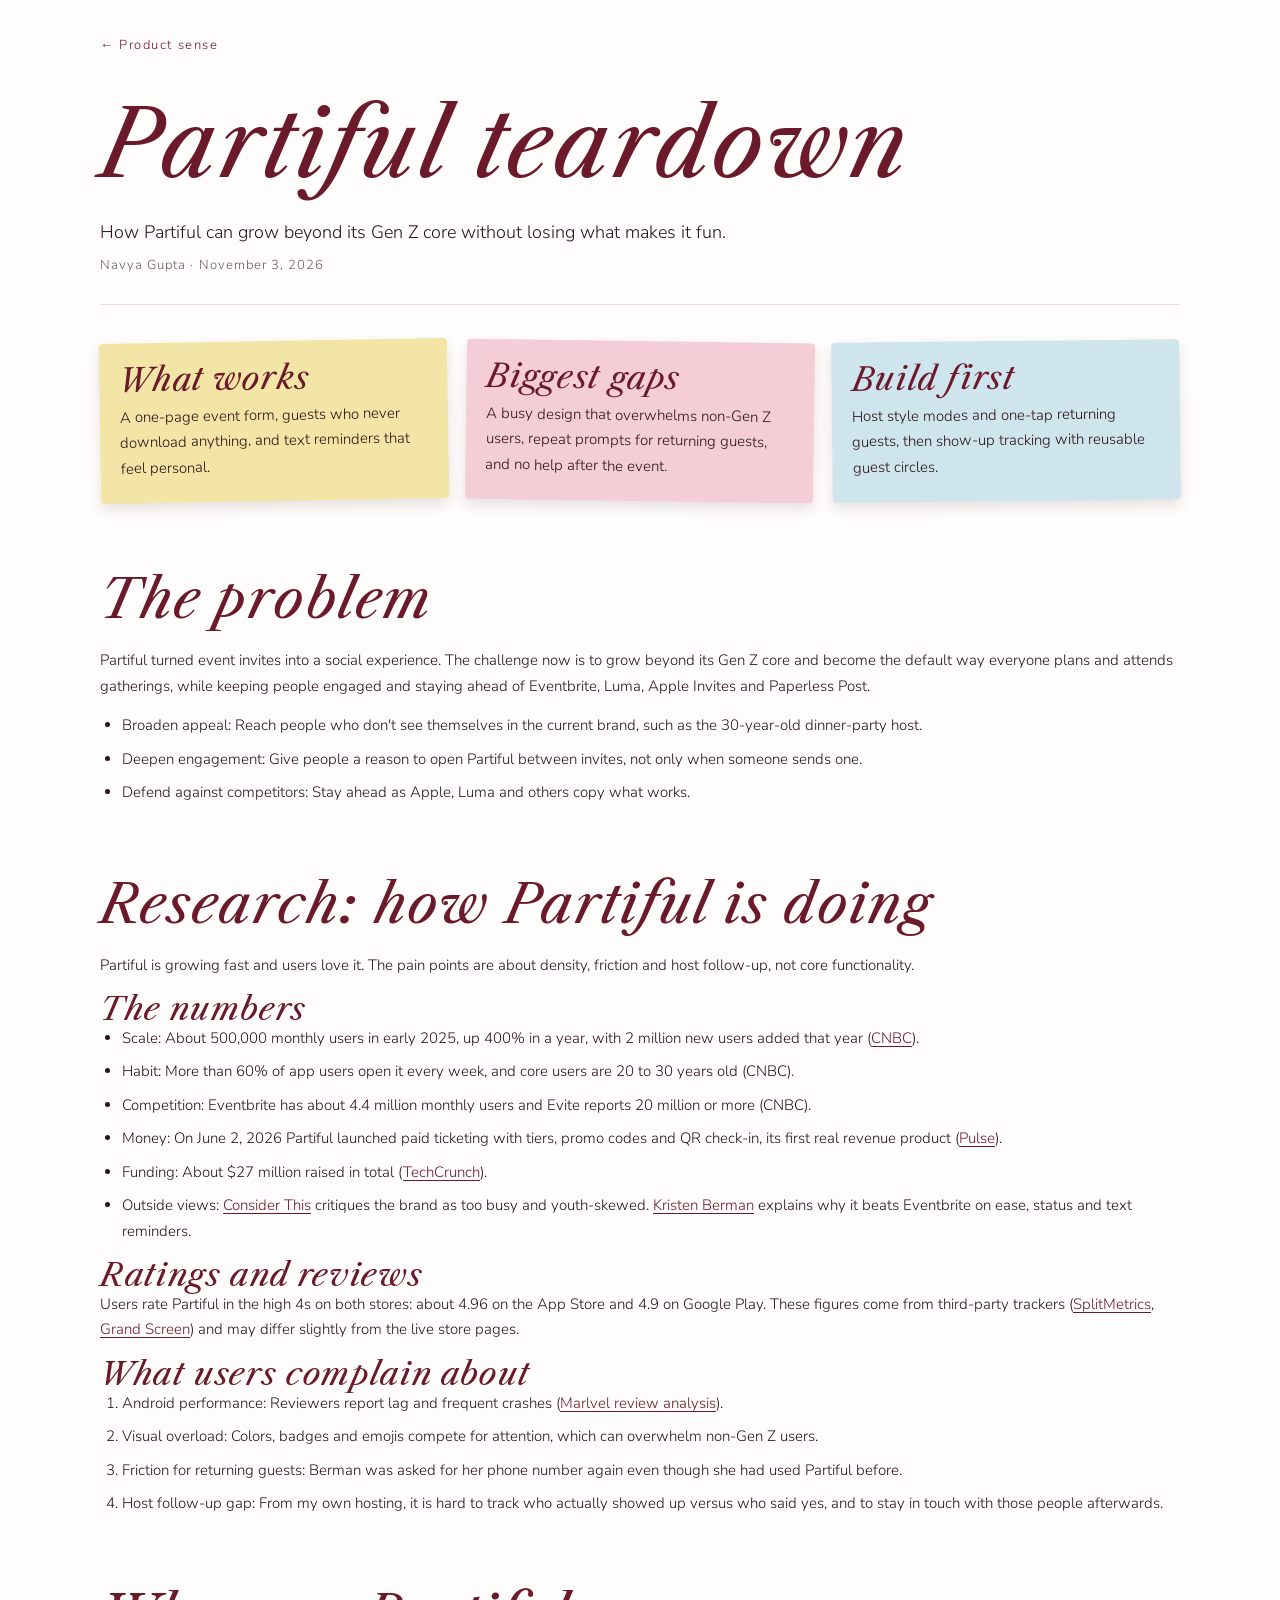
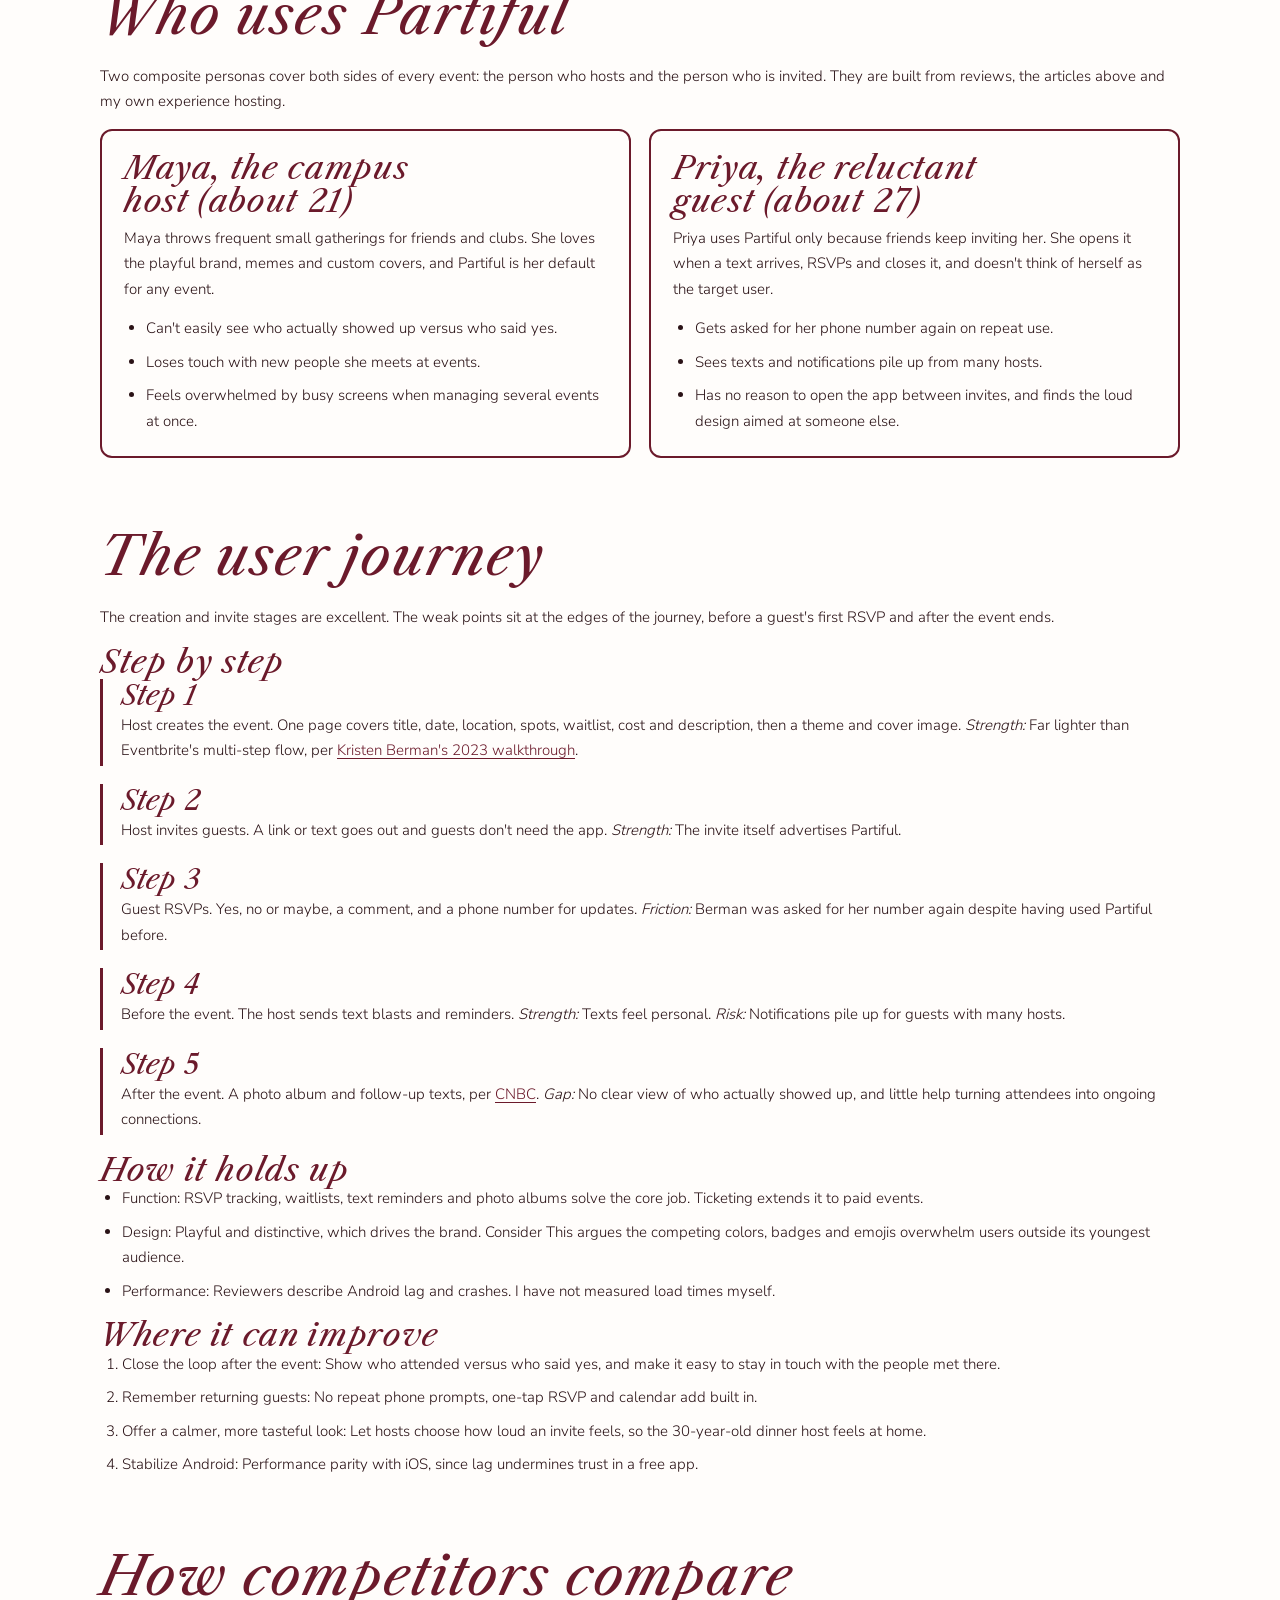
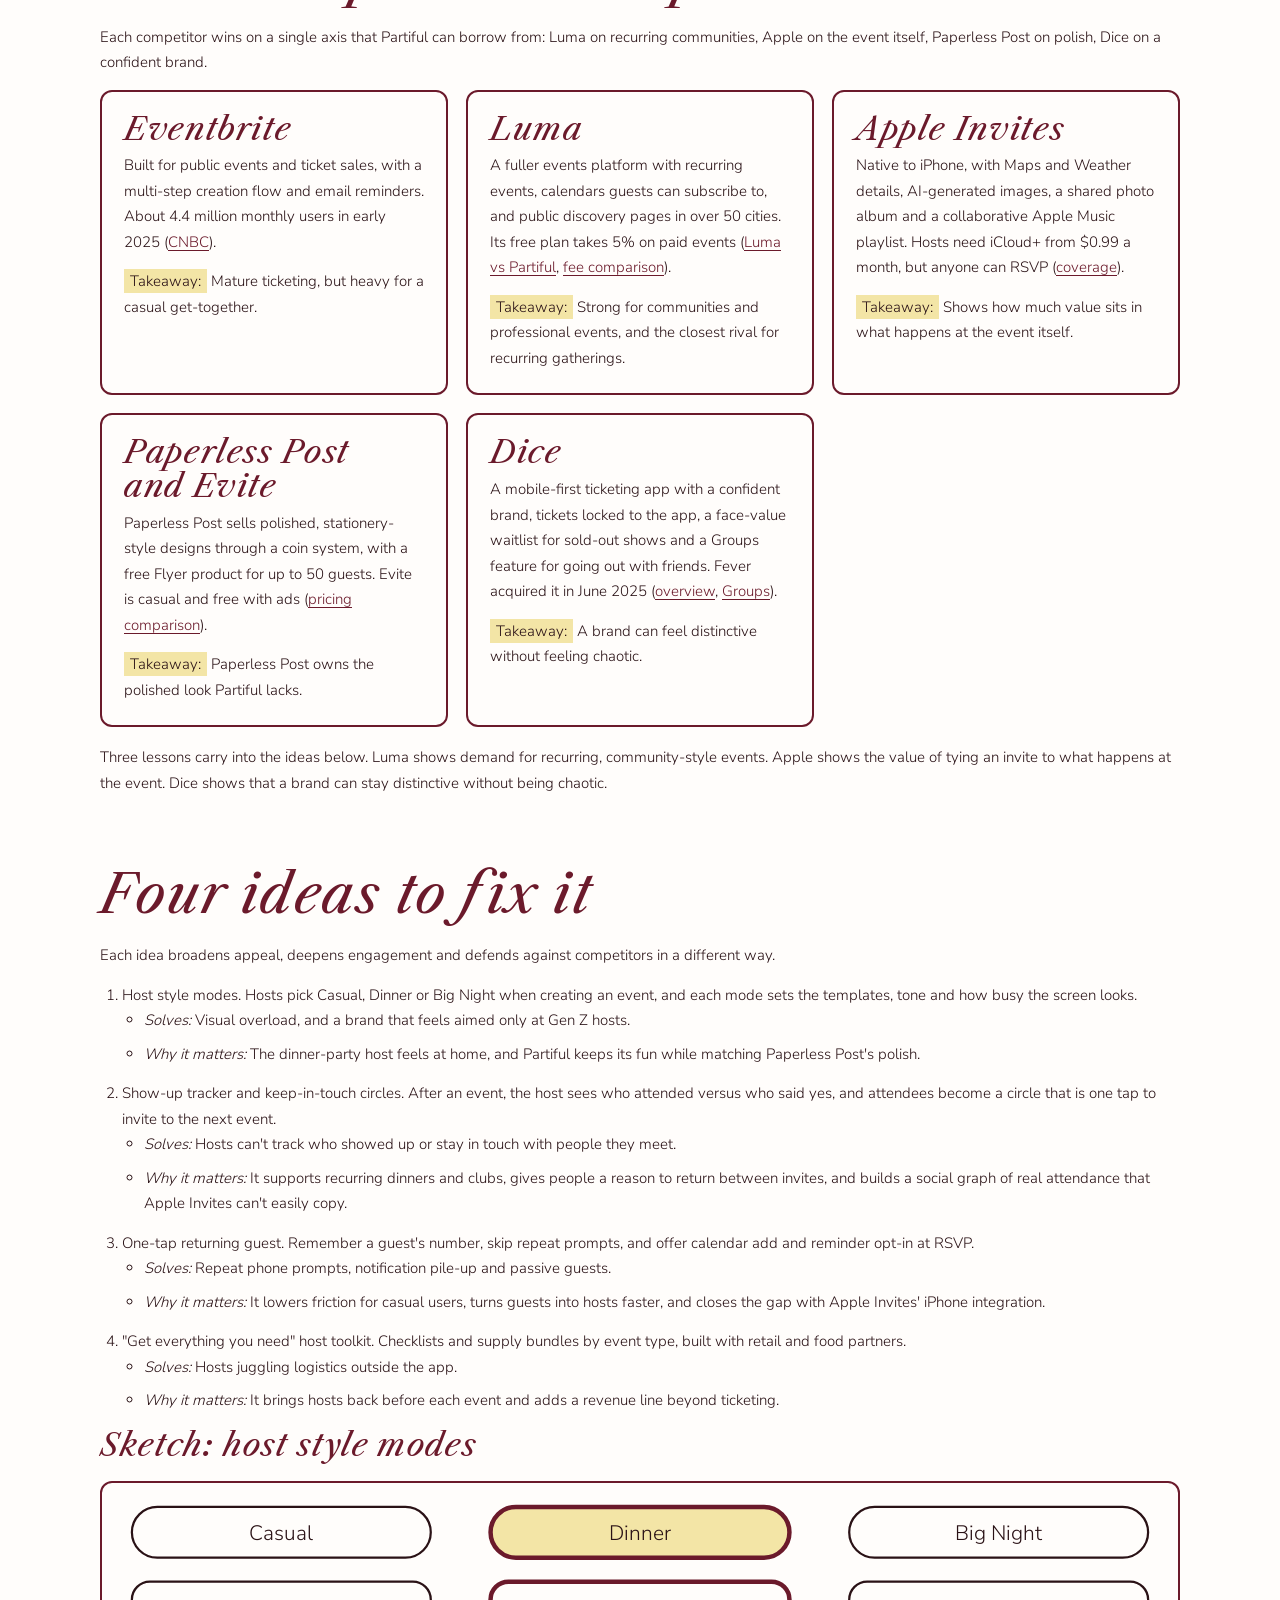
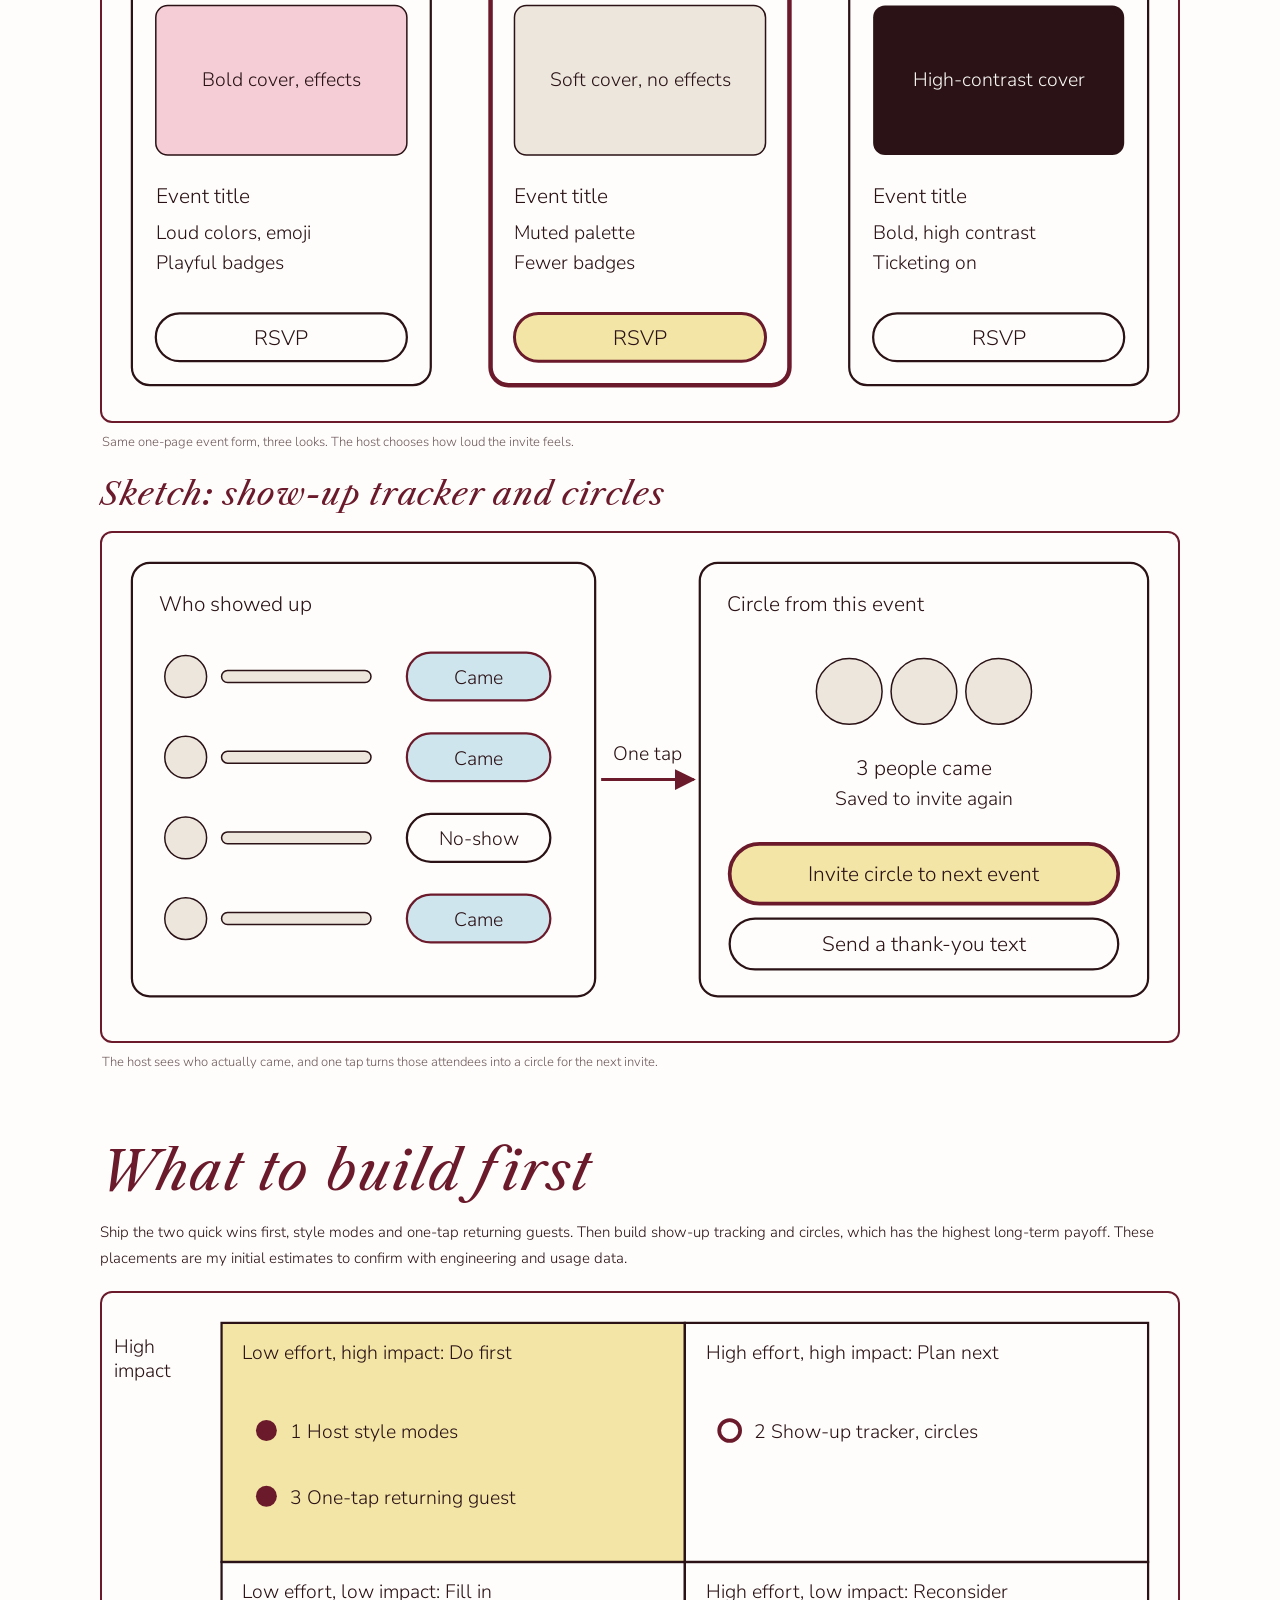
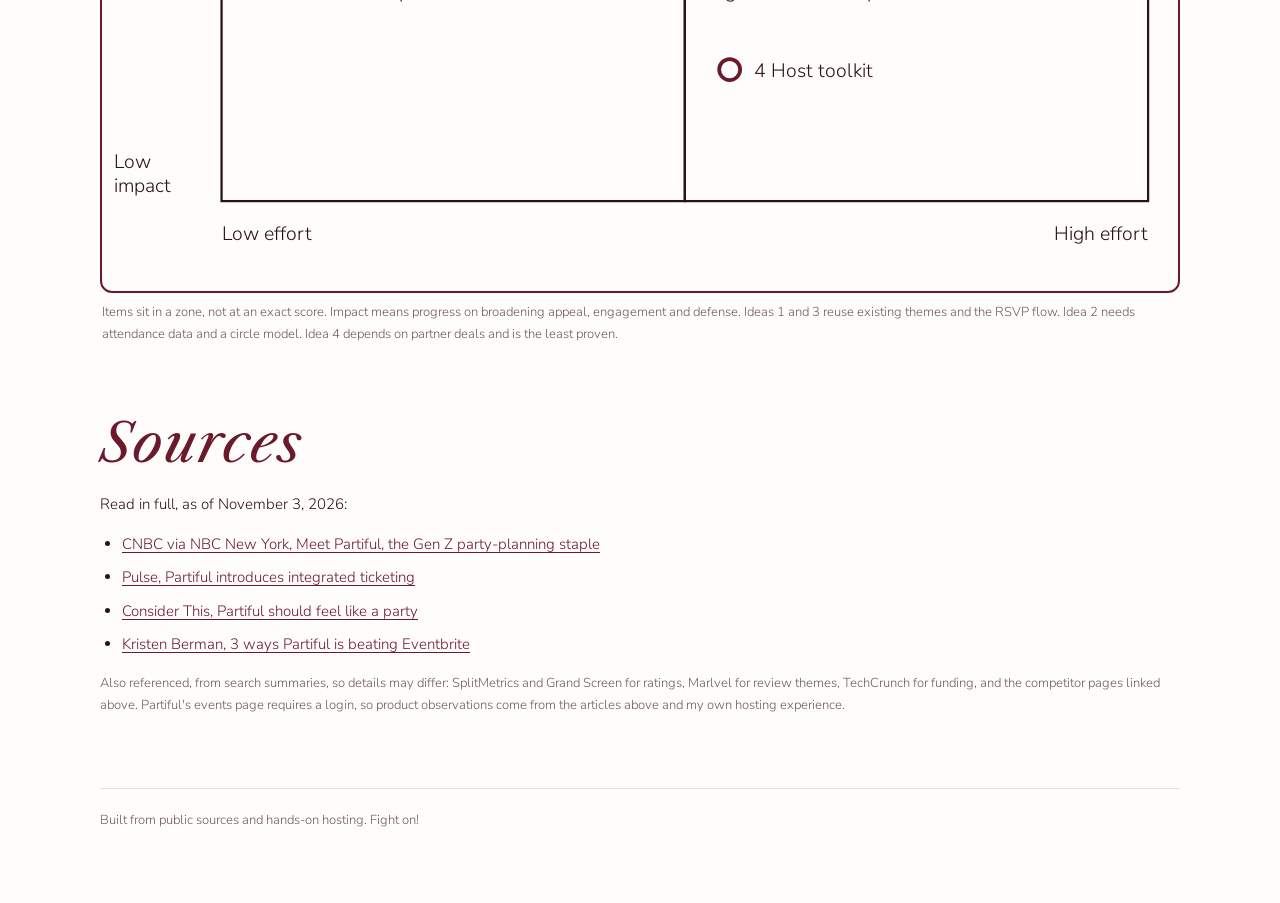
<file: product-sense/partiful-teardown/index.html>
<!doctype html>
<html lang="en">
<head>
<meta charset="utf-8">
<meta name="viewport" content="width=device-width, initial-scale=1">
<title>Navya Gupta, Partiful teardown</title>
<meta name="description" content="How Partiful can grow beyond its Gen Z core without losing what makes it fun.">
<link rel="icon" href="/favicon.svg" type="image/svg+xml">
<link rel="apple-touch-icon" href="/apple-touch-icon.png">
<link rel="canonical" href="https://navyagupta.net/product-sense/partiful-teardown">
<meta property="og:url" content="https://navyagupta.net/product-sense/partiful-teardown">
<meta property="og:type" content="website">
<meta property="og:site_name" content="Navya Gupta">
<meta property="og:title" content="Navya Gupta, Partiful teardown">
<meta property="og:description" content="How Partiful can grow beyond its Gen Z core without losing what makes it fun.">
<meta property="og:image" content="https://navyagupta.net/assets/og.png">
<meta property="og:image:width" content="1200">
<meta property="og:image:height" content="630">
<meta name="twitter:card" content="summary_large_image">
<link rel="stylesheet" href="/fonts.css">
<style>
/* Layout: one narrow reading column like the other pages, sticky-note summary, bordered cards. */
:root {
  --bg: #fffdfb;
  --ink: #2a1216;
  --muted: #6e5a5d;
  --burgundy: #6b1a2b;
  --gold: #f3e5a6;
  --pink: #f4cdd7;
  --blue: #cfe5ee;
  --rule: #eadfdc;
  --hand: "Site Title", "Adobe Caslon Pro", "Libre Caslon Text", Georgia, serif;
  --type: "Site Body", Avenir, "Avenir Next", "Nunito Sans", sans-serif;
  color-scheme: light;
}
* { box-sizing: border-box; }
html, body { margin: 0; }
body {
  background: var(--bg);
  color: var(--ink);
  font-family: var(--type);
  font-size: 15px;
  line-height: 1.7;
  padding-inline: max(16px, env(safe-area-inset-left, 0px)) max(16px, env(safe-area-inset-right, 0px));
  padding-block: 32px 72px;
}
main { max-width: 1080px; margin: 0 auto; }
a { color: var(--burgundy); text-underline-offset: 3px; }
a:focus-visible { outline: 2px solid var(--burgundy); outline-offset: 3px; }
.back { font-size: 13px; letter-spacing: .12em; text-decoration: none; }
.back:hover { text-decoration: underline; }
h1, h2, h3 { font-family: var(--hand); font-weight: 400; color: var(--burgundy); margin: 0; text-wrap: balance; line-height: 1.28; }
h1 { font-size: clamp(56px, 11vw, 92px); margin-top: 28px; }
h2 { font-size: clamp(40px, 7vw, 54px); }
h3 { font-size: 32px; line-height: 1.05; }
.sub { margin: 14px 0 6px; font-size: 18px; }
.by { color: var(--muted); font-size: 13px; letter-spacing: .08em; margin: 0; }
hr { border: 0; border-top: 1px solid var(--rule); margin: 28px 0 0; }
section { margin-top: 64px; }
section > h2 { margin-bottom: 14px; }
p { margin: 0 0 14px; }
ul, ol { margin: 0 0 14px; padding-left: 22px; }
li { margin-bottom: 8px; }
.note { color: var(--muted); font-size: 13px; }
.glance { display: grid; grid-template-columns: repeat(auto-fit, minmax(240px, 1fr)); gap: 18px; margin-top: 36px; }
.sticky { padding: 20px 20px 8px; border-radius: 4px; box-shadow: 0 6px 14px rgba(42, 18, 22, .12); }
.sticky:nth-child(1) { background: var(--gold); transform: rotate(-1deg); }
.sticky:nth-child(2) { background: var(--pink); transform: rotate(.8deg); }
.sticky:nth-child(3) { background: var(--blue); transform: rotate(-.6deg); }
.sticky h3 { margin-bottom: 8px; }
.cards { display: grid; grid-template-columns: repeat(auto-fit, minmax(280px, 1fr)); gap: 18px; margin-top: 8px; }
.card { border: 2px solid var(--burgundy); border-radius: 12px; padding: 20px 22px 8px; min-width: 0; background: #fffdfb; }
.card h3 { margin-bottom: 8px; }
.take { background: var(--gold); padding: 2px 6px; }
.steps { list-style: none; padding: 0; counter-reset: s; }
.steps li { counter-increment: s; border-left: 3px solid var(--burgundy); padding: 2px 0 2px 18px; margin-bottom: 18px; }
.steps li::before { content: "Step " counter(s); display: block; font-family: var(--hand); font-size: 28px; color: var(--burgundy); line-height: 1; margin-bottom: 4px; }
.fig { margin: 20px 0 8px; border: 2px solid var(--burgundy); border-radius: 12px; background: #fffdfb; overflow-x: auto; }
.fig svg { display: block; min-width: 620px; width: 100%; height: auto; }
.fig text { font-family: var(--type); fill: var(--ink); }
figcaption { font-size: 13px; color: var(--muted); margin: 8px 2px 24px; }
figure { margin: 0; }
footer { margin-top: 72px; padding-top: 20px; border-top: 1px solid var(--rule); font-size: 13px; color: var(--muted); }
</style>
</head>
<body>
<main>
<a class="back" href="/product-sense">&larr; Product sense</a>
<h1>Partiful teardown</h1>
<p class="sub">How Partiful can grow beyond its Gen Z core without losing what makes it fun.</p>
<p class="by">Navya Gupta · November 3, 2026</p>
<hr>

<div class="glance">
  <div class="sticky"><h3>What works</h3><p>A one-page event form, guests who never download anything, and text reminders that feel personal.</p></div>
  <div class="sticky"><h3>Biggest gaps</h3><p>A busy design that overwhelms non-Gen Z users, repeat prompts for returning guests, and no help after the event.</p></div>
  <div class="sticky"><h3>Build first</h3><p>Host style modes and one-tap returning guests, then show-up tracking with reusable guest circles.</p></div>
</div>

<section>
<h2>The problem</h2>
<p>Partiful turned event invites into a social experience. The challenge now is to grow beyond its Gen Z core and become the default way everyone plans and attends gatherings, while keeping people engaged and staying ahead of Eventbrite, Luma, Apple Invites and Paperless Post.</p>
<ul>
  <li><b>Broaden appeal:</b> Reach people who don't see themselves in the current brand, such as the 30-year-old dinner-party host.</li>
  <li><b>Deepen engagement:</b> Give people a reason to open Partiful between invites, not only when someone sends one.</li>
  <li><b>Defend against competitors:</b> Stay ahead as Apple, Luma and others copy what works.</li>
</ul>
</section>

<section>
<h2>Research: how Partiful is doing</h2>
<p>Partiful is growing fast and users love it. The pain points are about density, friction and host follow-up, not core functionality.</p>
<h3>The numbers</h3>
<ul>
  <li><b>Scale:</b> About 500,000 monthly users in early 2025, up 400% in a year, with 2 million new users added that year (<a href="https://www.nbcnewyork.com/news/business/money-report/meet-partiful-the-gen-z-party-planning-staple-thats-taking-on-apple/6231135/">CNBC</a>).</li>
  <li><b>Habit:</b> More than 60% of app users open it every week, and core users are 20 to 30 years old (CNBC).</li>
  <li><b>Competition:</b> Eventbrite has about 4.4 million monthly users and Evite reports 20 million or more (CNBC).</li>
  <li><b>Money:</b> On June 2, 2026 Partiful launched paid ticketing with tiers, promo codes and QR check-in, its first real revenue product (<a href="https://www.pulse.bot/marketing/news/partiful-introduces-integrated-ticketing-turning-social-events-into-paid-experiences-b67aaf51-08e9-4dbc-b0d4-e0afc0bf41c9/">Pulse</a>).</li>
  <li><b>Funding:</b> About $27 million raised in total (<a href="https://techcrunch.com/2024/11/18/partiful-is-googles-best-app-of-2024/">TechCrunch</a>).</li>
  <li><b>Outside views:</b> <a href="https://thisisconsiderthis.substack.com/p/partiful-should-feel-like-a-party">Consider This</a> critiques the brand as too busy and youth-skewed. <a href="https://kristenberman.substack.com/p/3-ways-partiful-is-beating-eventbrite">Kristen Berman</a> explains why it beats Eventbrite on ease, status and text reminders.</li>
</ul>
<h3>Ratings and reviews</h3>
<p>Users rate Partiful in the high 4s on both stores: about 4.96 on the App Store and 4.9 on Google Play. These figures come from third-party trackers (<a href="https://splitmetrics.com/apps/partiful-free-invite-maker/id1662982304">SplitMetrics</a>, <a href="https://grand-screen.com/apps/partiful-fun-party-invites/reviews/">Grand Screen</a>) and may differ slightly from the live store pages.</p>
<h3>What users complain about</h3>
<ol>
  <li><b>Android performance:</b> Reviewers report lag and frequent crashes (<a href="https://marlvel.ai/intel-report/lifestyle/partiful-party-invite-maker">Marlvel review analysis</a>).</li>
  <li><b>Visual overload:</b> Colors, badges and emojis compete for attention, which can overwhelm non-Gen Z users.</li>
  <li><b>Friction for returning guests:</b> Berman was asked for her phone number again even though she had used Partiful before.</li>
  <li><b>Host follow-up gap:</b> From my own hosting, it is hard to track who actually showed up versus who said yes, and to stay in touch with those people afterwards.</li>
</ol>
</section>

<section>
<h2>Who uses Partiful</h2>
<p>Two composite personas cover both sides of every event: the person who hosts and the person who is invited. They are built from reviews, the articles above and my own experience hosting.</p>
<div class="cards">
  <div class="card">
    <h3>Maya, the campus host (about 21)</h3>
    <p>Maya throws frequent small gatherings for friends and clubs. She loves the playful brand, memes and custom covers, and Partiful is her default for any event.</p>
    <ul>
      <li>Can't easily see who actually showed up versus who said yes.</li>
      <li>Loses touch with new people she meets at events.</li>
      <li>Feels overwhelmed by busy screens when managing several events at once.</li>
    </ul>
  </div>
  <div class="card">
    <h3>Priya, the reluctant guest (about 27)</h3>
    <p>Priya uses Partiful only because friends keep inviting her. She opens it when a text arrives, RSVPs and closes it, and doesn't think of herself as the target user.</p>
    <ul>
      <li>Gets asked for her phone number again on repeat use.</li>
      <li>Sees texts and notifications pile up from many hosts.</li>
      <li>Has no reason to open the app between invites, and finds the loud design aimed at someone else.</li>
    </ul>
  </div>
</div>
</section>

<section>
<h2>The user journey</h2>
<p>The creation and invite stages are excellent. The weak points sit at the edges of the journey, before a guest's first RSVP and after the event ends.</p>
<h3>Step by step</h3>
<ol class="steps">
  <li><b>Host creates the event.</b> One page covers title, date, location, spots, waitlist, cost and description, then a theme and cover image. <i>Strength:</i> Far lighter than Eventbrite's multi-step flow, per <a href="https://kristenberman.substack.com/p/3-ways-partiful-is-beating-eventbrite">Kristen Berman's 2023 walkthrough</a>.</li>
  <li><b>Host invites guests.</b> A link or text goes out and guests don't need the app. <i>Strength:</i> The invite itself advertises Partiful.</li>
  <li><b>Guest RSVPs.</b> Yes, no or maybe, a comment, and a phone number for updates. <i>Friction:</i> Berman was asked for her number again despite having used Partiful before.</li>
  <li><b>Before the event.</b> The host sends text blasts and reminders. <i>Strength:</i> Texts feel personal. <i>Risk:</i> Notifications pile up for guests with many hosts.</li>
  <li><b>After the event.</b> A photo album and follow-up texts, per <a href="https://www.nbcnewyork.com/news/business/money-report/meet-partiful-the-gen-z-party-planning-staple-thats-taking-on-apple/6231135/">CNBC</a>. <i>Gap:</i> No clear view of who actually showed up, and little help turning attendees into ongoing connections.</li>
</ol>
<h3>How it holds up</h3>
<ul>
  <li><b>Function:</b> RSVP tracking, waitlists, text reminders and photo albums solve the core job. Ticketing extends it to paid events.</li>
  <li><b>Design:</b> Playful and distinctive, which drives the brand. Consider This argues the competing colors, badges and emojis overwhelm users outside its youngest audience.</li>
  <li><b>Performance:</b> Reviewers describe Android lag and crashes. I have not measured load times myself.</li>
</ul>
<h3>Where it can improve</h3>
<ol>
  <li><b>Close the loop after the event:</b> Show who attended versus who said yes, and make it easy to stay in touch with the people met there.</li>
  <li><b>Remember returning guests:</b> No repeat phone prompts, one-tap RSVP and calendar add built in.</li>
  <li><b>Offer a calmer, more tasteful look:</b> Let hosts choose how loud an invite feels, so the 30-year-old dinner host feels at home.</li>
  <li><b>Stabilize Android:</b> Performance parity with iOS, since lag undermines trust in a free app.</li>
</ol>
</section>

<section>
<h2>How competitors compare</h2>
<p>Each competitor wins on a single axis that Partiful can borrow from: Luma on recurring communities, Apple on the event itself, Paperless Post on polish, Dice on a confident brand.</p>
<div class="cards">
  <div class="card"><h3>Eventbrite</h3><p>Built for public events and ticket sales, with a multi-step creation flow and email reminders. About 4.4 million monthly users in early 2025 (<a href="https://www.nbcnewyork.com/news/business/money-report/meet-partiful-the-gen-z-party-planning-staple-thats-taking-on-apple/6231135/">CNBC</a>).</p><p><span class="take">Takeaway:</span> Mature ticketing, but heavy for a casual get-together.</p></div>
  <div class="card"><h3>Luma</h3><p>A fuller events platform with recurring events, calendars guests can subscribe to, and public discovery pages in over 50 cities. Its free plan takes 5% on paid events (<a href="https://help.luma.com/p/luma-vs-partiful">Luma vs Partiful</a>, <a href="https://www.ticketfairy.com/compare/ticketing/luma-vs-partiful">fee comparison</a>).</p><p><span class="take">Takeaway:</span> Strong for communities and professional events, and the closest rival for recurring gatherings.</p></div>
  <div class="card"><h3>Apple Invites</h3><p>Native to iPhone, with Maps and Weather details, AI-generated images, a shared photo album and a collaborative Apple Music playlist. Hosts need iCloud+ from $0.99 a month, but anyone can RSVP (<a href="https://alternativeto.net/news/2025/2/apple-launches-invites-a-new-event-planning-app-with-management-tools-and-shared-albums/">coverage</a>).</p><p><span class="take">Takeaway:</span> Shows how much value sits in what happens at the event itself.</p></div>
  <div class="card"><h3>Paperless Post and Evite</h3><p>Paperless Post sells polished, stationery-style designs through a coin system, with a free Flyer product for up to 50 guests. Evite is casual and free with ads (<a href="https://www.usecarly.com/blog/evite-vs-paperless-post/">pricing comparison</a>).</p><p><span class="take">Takeaway:</span> Paperless Post owns the polished look Partiful lacks.</p></div>
  <div class="card"><h3>Dice</h3><p>A mobile-first ticketing app with a confident brand, tickets locked to the app, a face-value waitlist for sold-out shows and a Groups feature for going out with friends. Fever acquired it in June 2025 (<a href="https://en.wikipedia.org/wiki/Dice_(ticketing_company)">overview</a>, <a href="https://www.recordoftheday.com/news-and-press/dice-launches-new-product-featuregroupsto-help-fans-attend-more-live-events-with-friends">Groups</a>).</p><p><span class="take">Takeaway:</span> A brand can feel distinctive without feeling chaotic.</p></div>
</div>
<p style="margin-top:18px">Three lessons carry into the ideas below. Luma shows demand for recurring, community-style events. Apple shows the value of tying an invite to what happens at the event. Dice shows that a brand can stay distinctive without being chaotic.</p>
</section>

<section>
<h2>Four ideas to fix it</h2>
<p>Each idea broadens appeal, deepens engagement and defends against competitors in a different way.</p>
<ol>
  <li><b>Host style modes.</b> Hosts pick Casual, Dinner or Big Night when creating an event, and each mode sets the templates, tone and how busy the screen looks.
    <ul><li><i>Solves:</i> Visual overload, and a brand that feels aimed only at Gen Z hosts.</li><li><i>Why it matters:</i> The dinner-party host feels at home, and Partiful keeps its fun while matching Paperless Post's polish.</li></ul></li>
  <li><b>Show-up tracker and keep-in-touch circles.</b> After an event, the host sees who attended versus who said yes, and attendees become a circle that is one tap to invite to the next event.
    <ul><li><i>Solves:</i> Hosts can't track who showed up or stay in touch with people they meet.</li><li><i>Why it matters:</i> It supports recurring dinners and clubs, gives people a reason to return between invites, and builds a social graph of real attendance that Apple Invites can't easily copy.</li></ul></li>
  <li><b>One-tap returning guest.</b> Remember a guest's number, skip repeat prompts, and offer calendar add and reminder opt-in at RSVP.
    <ul><li><i>Solves:</i> Repeat phone prompts, notification pile-up and passive guests.</li><li><i>Why it matters:</i> It lowers friction for casual users, turns guests into hosts faster, and closes the gap with Apple Invites' iPhone integration.</li></ul></li>
  <li><b>"Get everything you need" host toolkit.</b> Checklists and supply bundles by event type, built with retail and food partners.
    <ul><li><i>Solves:</i> Hosts juggling logistics outside the app.</li><li><i>Why it matters:</i> It brings hosts back before each event and adds a revenue line beyond ticketing.</li></ul></li>
</ol>

<h3>Sketch: host style modes</h3>
<figure>
<div class="fig">
<svg viewBox="0 0 720 360" role="img" aria-label="Three invite modes, Casual, Dinner and Big Night, with Dinner selected">
  <g font-size="14" text-anchor="middle">
    <rect x="20" y="16" width="200" height="34" rx="17" fill="none" stroke="#2a1216" stroke-width="1.5"/><text x="120" y="38">Casual</text>
    <rect x="260" y="16" width="200" height="34" rx="17" fill="#f3e5a6" stroke="#6b1a2b" stroke-width="3"/><text x="360" y="38" font-weight="700">Dinner</text>
    <rect x="500" y="16" width="200" height="34" rx="17" fill="none" stroke="#2a1216" stroke-width="1.5"/><text x="600" y="38">Big Night</text>

    <rect x="20" y="66" width="200" height="270" rx="12" fill="none" stroke="#2a1216" stroke-width="1.5"/>
    <rect x="36" y="82" width="168" height="100" rx="8" fill="#f4cdd7" stroke="#2a1216"/><text x="120" y="136" font-size="13">Bold cover, effects</text>
    <text x="36" y="214" text-anchor="start" font-weight="700">Event title</text>
    <text x="36" y="238" text-anchor="start" font-size="13">Loud colors, emoji</text>
    <text x="36" y="258" text-anchor="start" font-size="13">Playful badges</text>
    <rect x="36" y="288" width="168" height="32" rx="16" fill="none" stroke="#2a1216" stroke-width="1.5"/><text x="120" y="309">RSVP</text>

    <rect x="260" y="66" width="200" height="270" rx="12" fill="none" stroke="#6b1a2b" stroke-width="3"/>
    <rect x="276" y="82" width="168" height="100" rx="8" fill="#ece6dc" stroke="#2a1216"/><text x="360" y="136" font-size="13">Soft cover, no effects</text>
    <text x="276" y="214" text-anchor="start" font-weight="700">Event title</text>
    <text x="276" y="238" text-anchor="start" font-size="13">Muted palette</text>
    <text x="276" y="258" text-anchor="start" font-size="13">Fewer badges</text>
    <rect x="276" y="288" width="168" height="32" rx="16" fill="#f3e5a6" stroke="#6b1a2b" stroke-width="2"/><text x="360" y="309" font-weight="700">RSVP</text>

    <rect x="500" y="66" width="200" height="270" rx="12" fill="none" stroke="#2a1216" stroke-width="1.5"/>
    <rect x="516" y="82" width="168" height="100" rx="8" fill="#2a1216"/><text x="600" y="136" font-size="13" style="fill:#faf9f6">High-contrast cover</text>
    <text x="516" y="214" text-anchor="start" font-weight="700">Event title</text>
    <text x="516" y="238" text-anchor="start" font-size="13">Bold, high contrast</text>
    <text x="516" y="258" text-anchor="start" font-size="13">Ticketing on</text>
    <rect x="516" y="288" width="168" height="32" rx="16" fill="none" stroke="#2a1216" stroke-width="1.5"/><text x="600" y="309">RSVP</text>
  </g>
</svg>
</div>
<figcaption>Same one-page event form, three looks. The host chooses how loud the invite feels.</figcaption>
</figure>

<h3>Sketch: show-up tracker and circles</h3>
<figure>
<div class="fig">
<svg viewBox="0 0 720 340" role="img" aria-label="Attendance list on the left turns into a guest circle with an invite button on the right">
  <defs><marker id="ar" viewBox="0 0 10 10" refX="9" refY="5" markerWidth="7" markerHeight="7" orient="auto"><path d="M0 0L10 5L0 10z" fill="#6b1a2b"/></marker></defs>
  <g font-size="14">
    <rect x="20" y="20" width="310" height="290" rx="12" fill="none" stroke="#2a1216" stroke-width="1.5"/>
    <text x="38" y="52" font-weight="700">Who showed up</text>
    <g text-anchor="middle" font-size="13">
      <circle cx="56" cy="96" r="14" fill="#ece6dc" stroke="#2a1216"/><rect x="80" y="92" width="100" height="8" rx="4" fill="#ece6dc" stroke="#2a1216"/><rect x="204" y="80" width="96" height="32" rx="16" fill="#cfe5ee" stroke="#6b1a2b" stroke-width="1.5"/><text x="252" y="101">Came</text>
      <circle cx="56" cy="150" r="14" fill="#ece6dc" stroke="#2a1216"/><rect x="80" y="146" width="100" height="8" rx="4" fill="#ece6dc" stroke="#2a1216"/><rect x="204" y="134" width="96" height="32" rx="16" fill="#cfe5ee" stroke="#6b1a2b" stroke-width="1.5"/><text x="252" y="155">Came</text>
      <circle cx="56" cy="204" r="14" fill="#ece6dc" stroke="#2a1216"/><rect x="80" y="200" width="100" height="8" rx="4" fill="#ece6dc" stroke="#2a1216"/><rect x="204" y="188" width="96" height="32" rx="16" fill="none" stroke="#2a1216" stroke-width="1.5"/><text x="252" y="209">No-show</text>
      <circle cx="56" cy="258" r="14" fill="#ece6dc" stroke="#2a1216"/><rect x="80" y="254" width="100" height="8" rx="4" fill="#ece6dc" stroke="#2a1216"/><rect x="204" y="242" width="96" height="32" rx="16" fill="#cfe5ee" stroke="#6b1a2b" stroke-width="1.5"/><text x="252" y="263">Came</text>
    </g>
    <path d="M334 165H396" fill="none" stroke="#6b1a2b" stroke-width="2" marker-end="url(#ar)"/>
    <text x="365" y="152" text-anchor="middle" font-size="13">One tap</text>
    <rect x="400" y="20" width="300" height="290" rx="12" fill="none" stroke="#2a1216" stroke-width="1.5"/>
    <text x="418" y="52" font-weight="700">Circle from this event</text>
    <g fill="#ece6dc" stroke="#2a1216"><circle cx="500" cy="106" r="22"/><circle cx="550" cy="106" r="22"/><circle cx="600" cy="106" r="22"/></g>
    <text x="550" y="162" text-anchor="middle" font-weight="700">3 people came</text>
    <text x="550" y="182" text-anchor="middle" font-size="13">Saved to invite again</text>
    <rect x="420" y="208" width="260" height="40" rx="20" fill="#f3e5a6" stroke="#6b1a2b" stroke-width="2.5"/><text x="550" y="233" text-anchor="middle" font-weight="700">Invite circle to next event</text>
    <rect x="420" y="258" width="260" height="34" rx="17" fill="none" stroke="#2a1216" stroke-width="1.5"/><text x="550" y="280" text-anchor="middle">Send a thank-you text</text>
  </g>
</svg>
</div>
<figcaption>The host sees who actually came, and one tap turns those attendees into a circle for the next invite.</figcaption>
</figure>
</section>

<section>
<h2>What to build first</h2>
<p>Ship the two quick wins first, style modes and one-tap returning guests. Then build show-up tracking and circles, which has the highest long-term payoff. These placements are my initial estimates to confirm with engineering and usage data.</p>
<figure>
<div class="fig">
<svg viewBox="0 0 720 400" role="img" aria-label="Effort and impact matrix: style modes and one-tap guests are low effort and high impact">
  <g font-size="13">
    <rect x="80" y="20" width="310" height="160" fill="#f3e5a6" stroke="#2a1216" stroke-width="1.5"/>
    <rect x="390" y="20" width="310" height="160" fill="none" stroke="#2a1216" stroke-width="1.5"/>
    <rect x="80" y="180" width="310" height="160" fill="none" stroke="#2a1216" stroke-width="1.5"/>
    <rect x="390" y="180" width="310" height="160" fill="none" stroke="#2a1216" stroke-width="1.5"/>
    <text x="94" y="44" font-weight="700">Low effort, high impact: Do first</text>
    <text x="404" y="44" font-weight="700">High effort, high impact: Plan next</text>
    <text x="94" y="204" font-weight="700">Low effort, low impact: Fill in</text>
    <text x="404" y="204" font-weight="700">High effort, low impact: Reconsider</text>
    <circle cx="110" cy="92" r="7" fill="#6b1a2b"/><text x="126" y="97" font-weight="700">1  Host style modes</text>
    <circle cx="110" cy="136" r="7" fill="#6b1a2b"/><text x="126" y="141" font-weight="700">3  One-tap returning guest</text>
    <circle cx="420" cy="92" r="7" fill="none" stroke="#6b1a2b" stroke-width="2.5"/><text x="436" y="97">2  Show-up tracker, circles</text>
    <circle cx="420" cy="252" r="7" fill="none" stroke="#6b1a2b" stroke-width="2.5"/><text x="436" y="257">4  Host toolkit</text>
    <text x="8" y="40">High</text><text x="8" y="56">impact</text>
    <text x="8" y="318">Low</text><text x="8" y="334">impact</text>
    <text x="80" y="366">Low effort</text>
    <text x="700" y="366" text-anchor="end">High effort</text>
  </g>
</svg>
</div>
<figcaption>Items sit in a zone, not at an exact score. Impact means progress on broadening appeal, engagement and defense. Ideas 1 and 3 reuse existing themes and the RSVP flow. Idea 2 needs attendance data and a circle model. Idea 4 depends on partner deals and is the least proven.</figcaption>
</figure>
</section>

<section>
<h2>Sources</h2>
<p>Read in full, as of November 3, 2026:</p>
<ul>
  <li><a href="https://www.nbcnewyork.com/news/business/money-report/meet-partiful-the-gen-z-party-planning-staple-thats-taking-on-apple/6231135/">CNBC via NBC New York, Meet Partiful, the Gen Z party-planning staple</a></li>
  <li><a href="https://www.pulse.bot/marketing/news/partiful-introduces-integrated-ticketing-turning-social-events-into-paid-experiences-b67aaf51-08e9-4dbc-b0d4-e0afc0bf41c9/">Pulse, Partiful introduces integrated ticketing</a></li>
  <li><a href="https://thisisconsiderthis.substack.com/p/partiful-should-feel-like-a-party">Consider This, Partiful should feel like a party</a></li>
  <li><a href="https://kristenberman.substack.com/p/3-ways-partiful-is-beating-eventbrite">Kristen Berman, 3 ways Partiful is beating Eventbrite</a></li>
</ul>
<p class="note">Also referenced, from search summaries, so details may differ: SplitMetrics and Grand Screen for ratings, Marlvel for review themes, TechCrunch for funding, and the competitor pages linked above. Partiful's events page requires a login, so product observations come from the articles above and my own hosting experience.</p>
</section>

<footer>Built from public sources and hands-on hosting. Fight on!</footer>
</main>
</body>
</html>
</file>
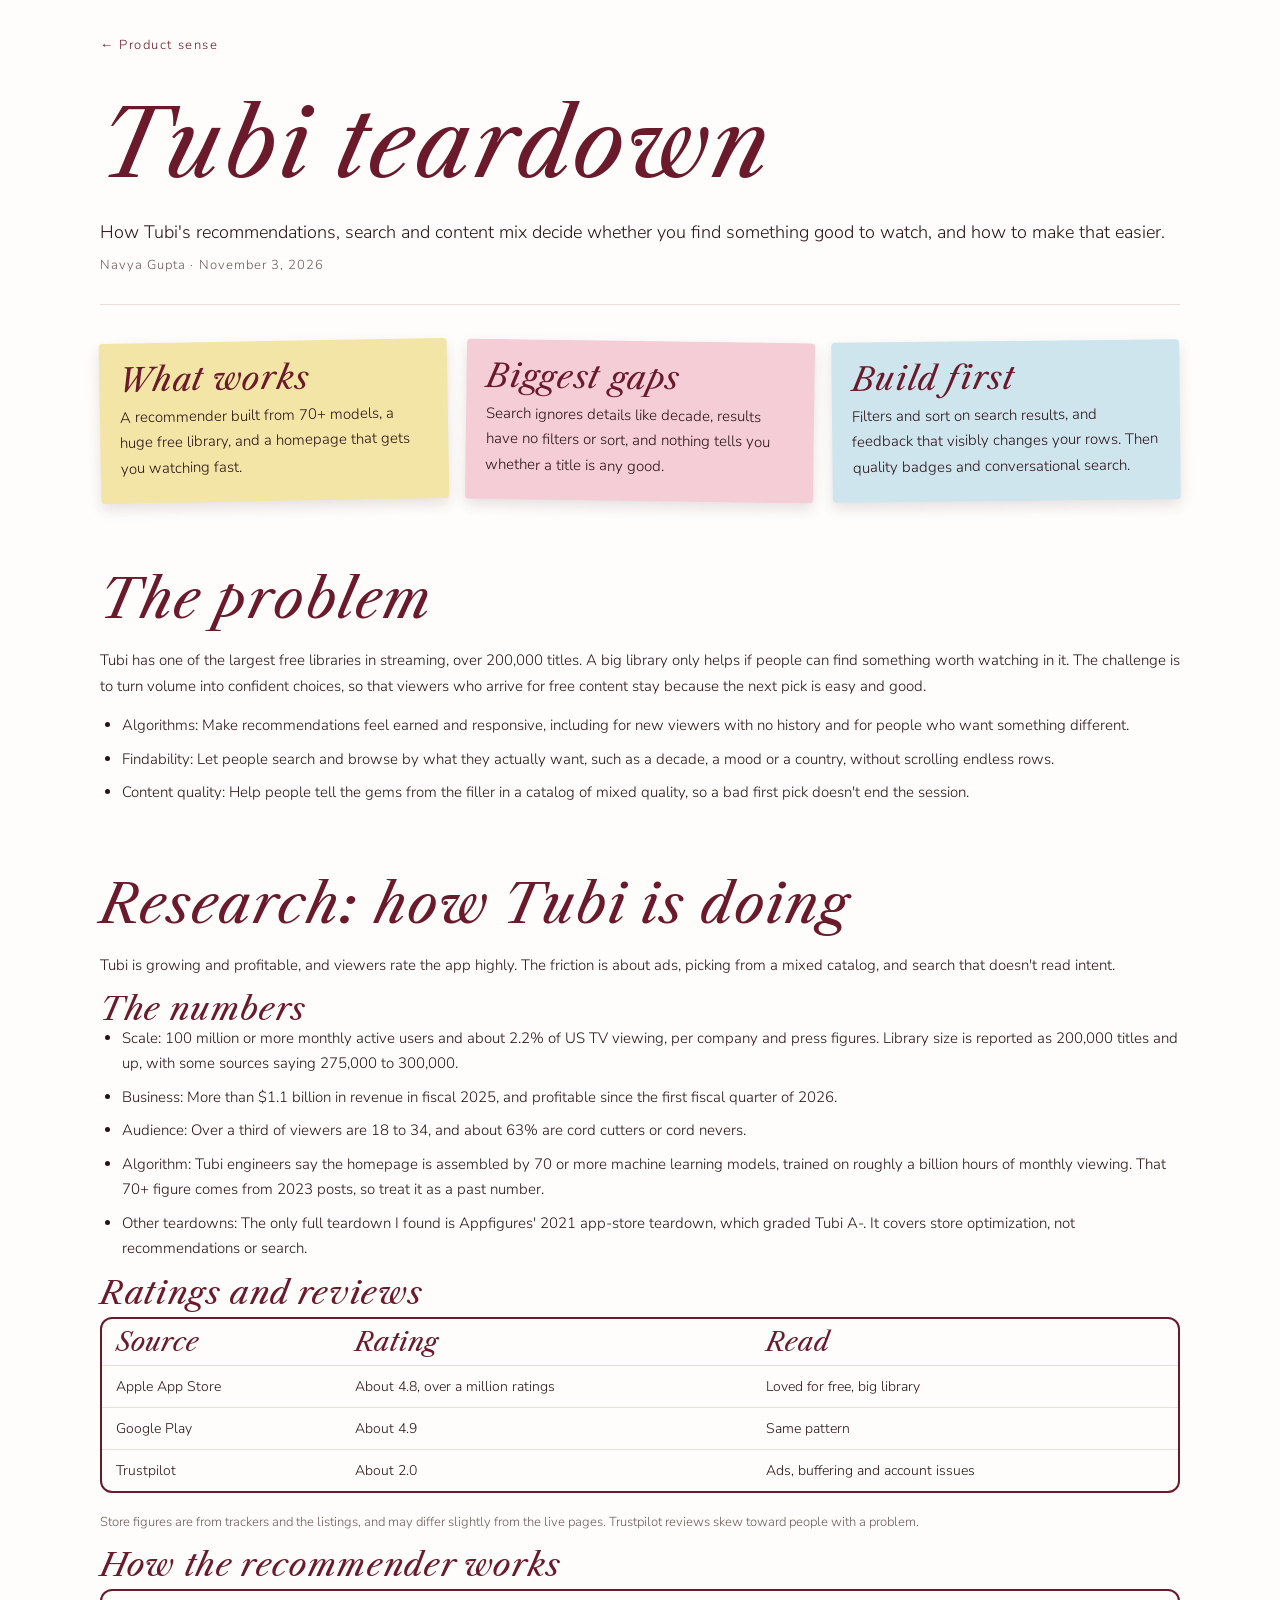
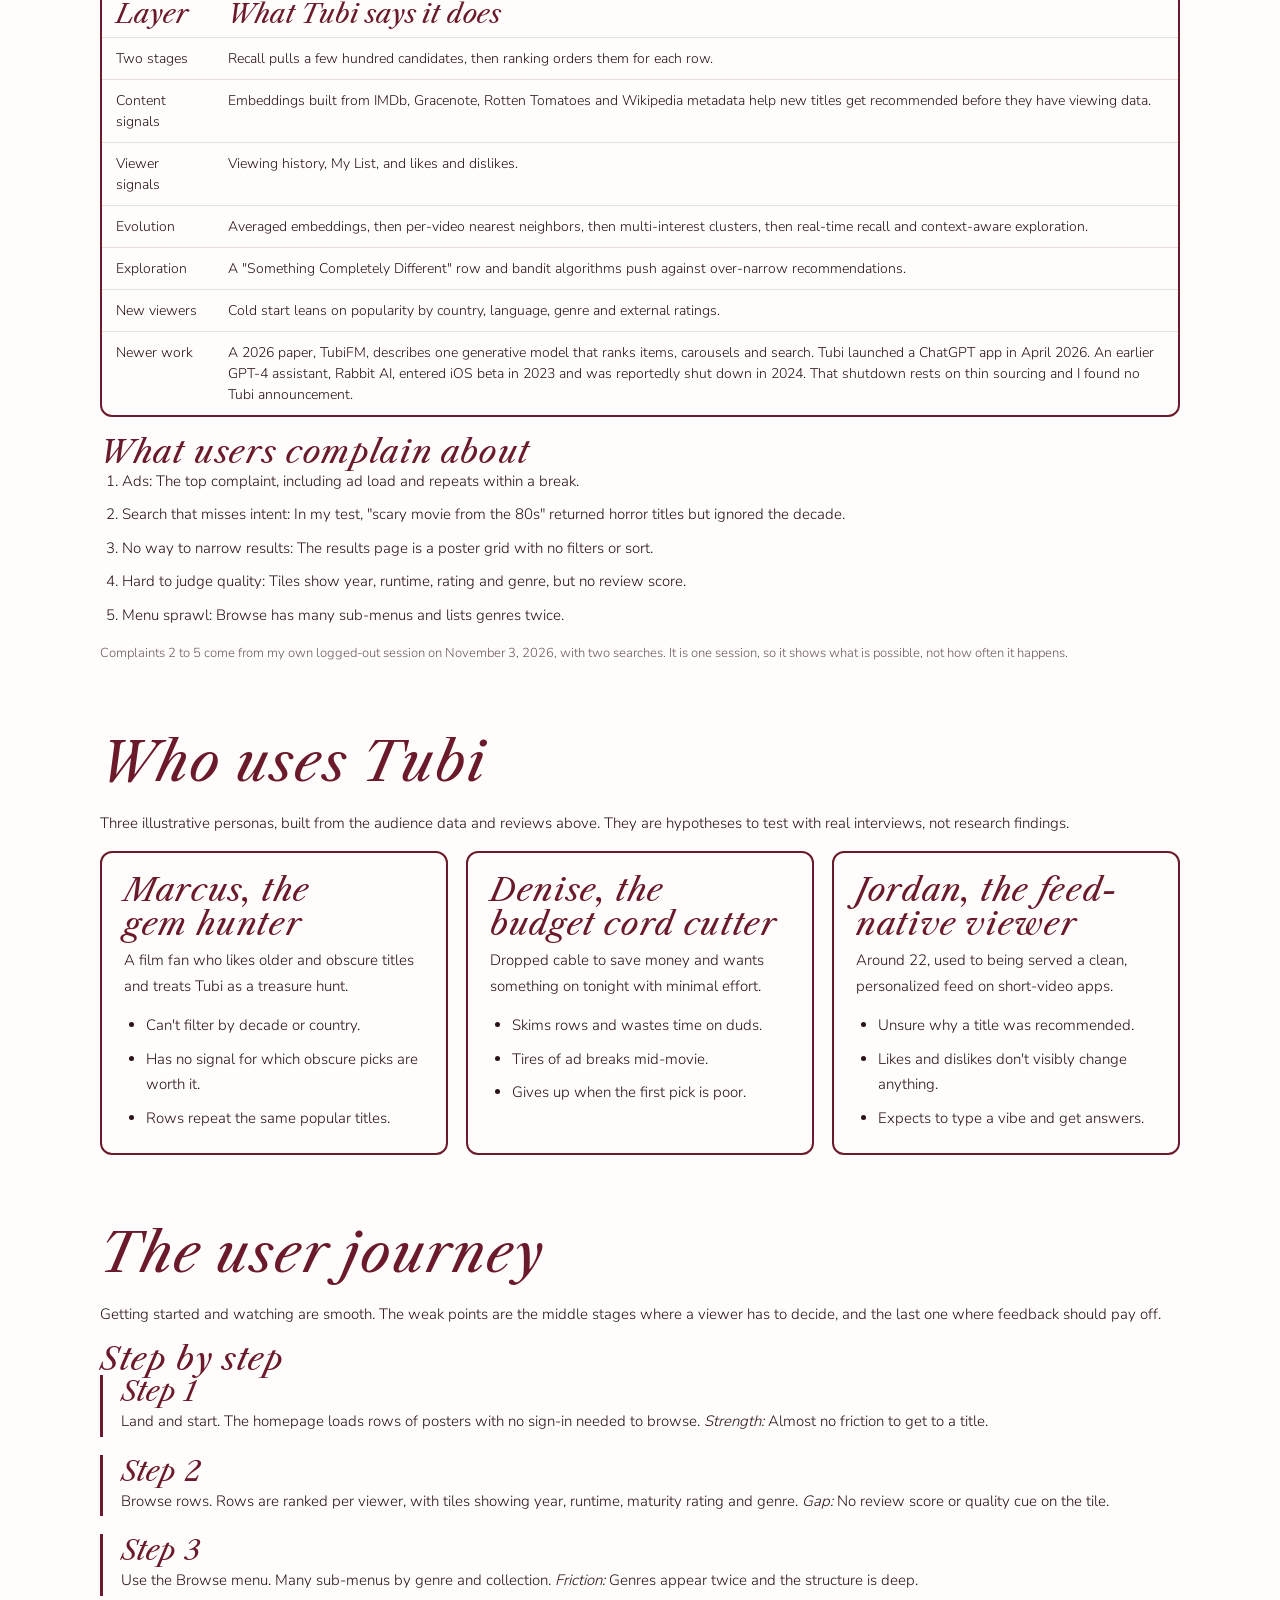
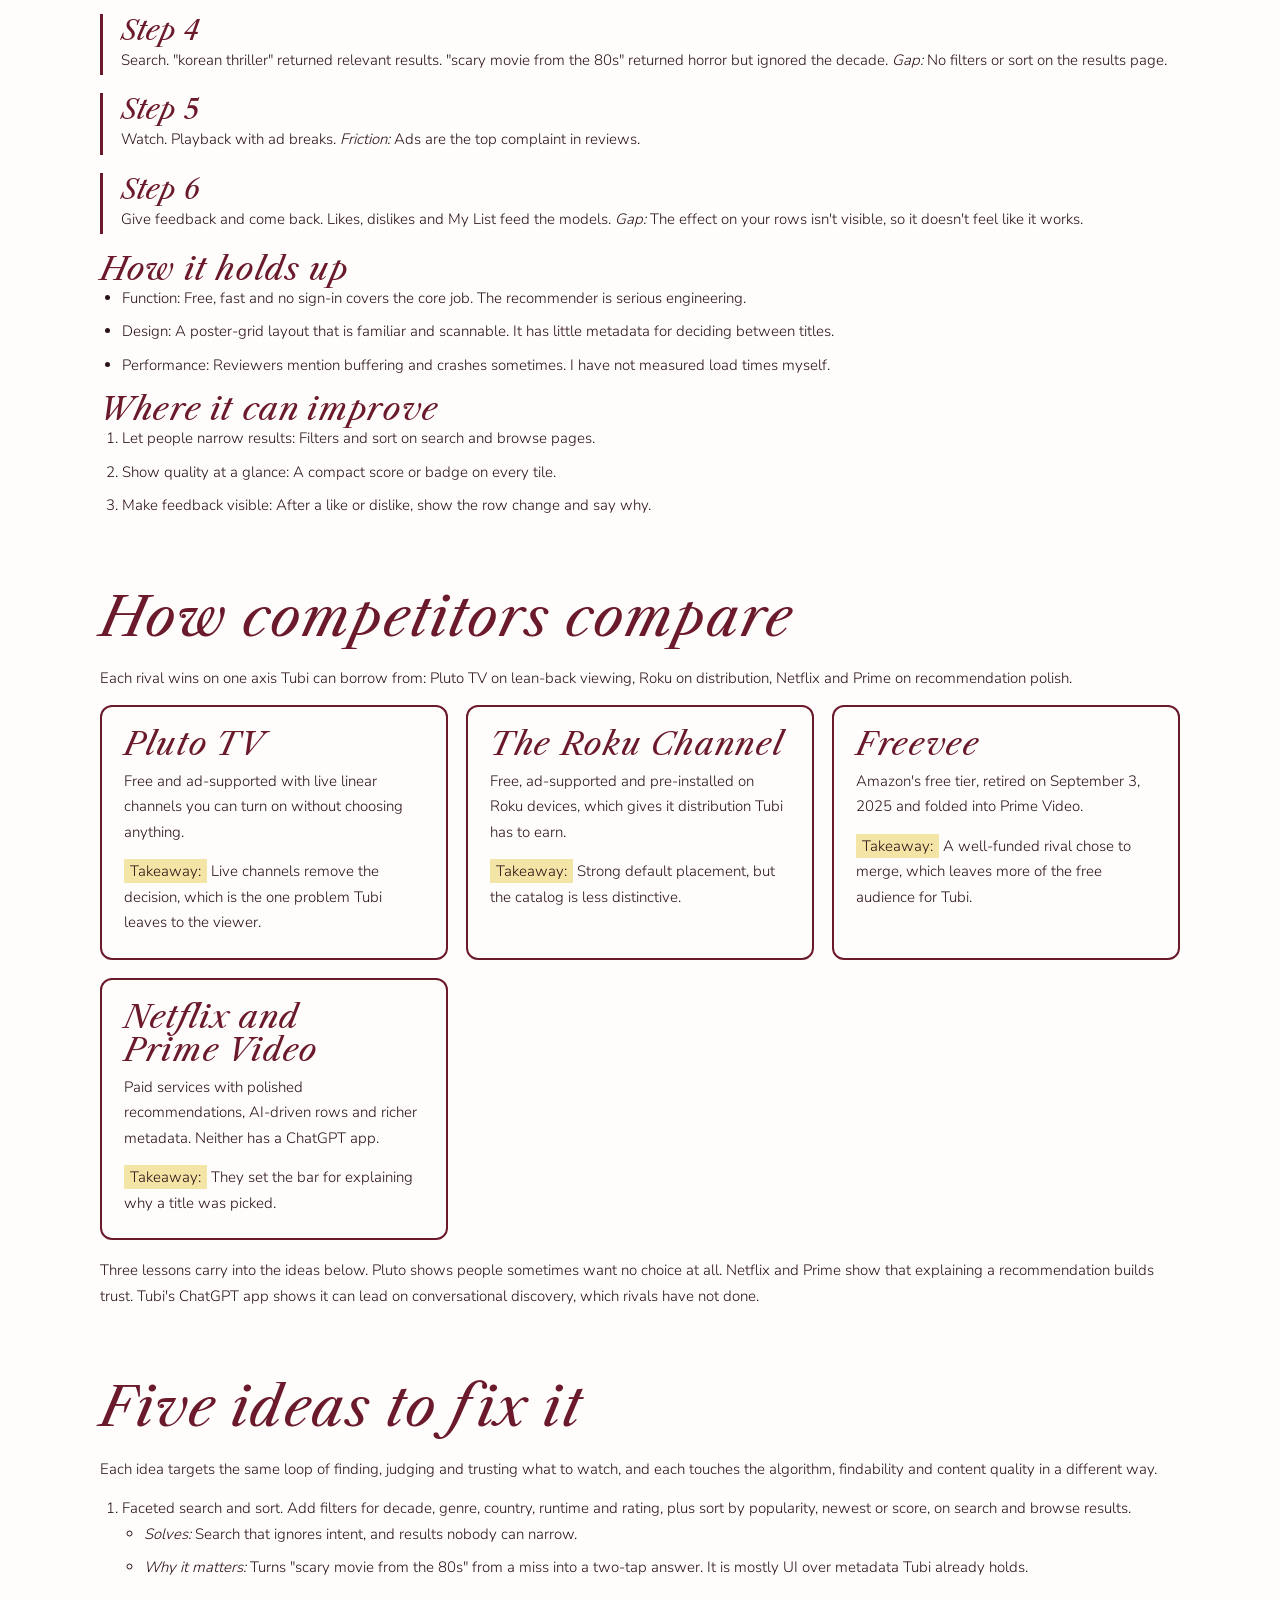
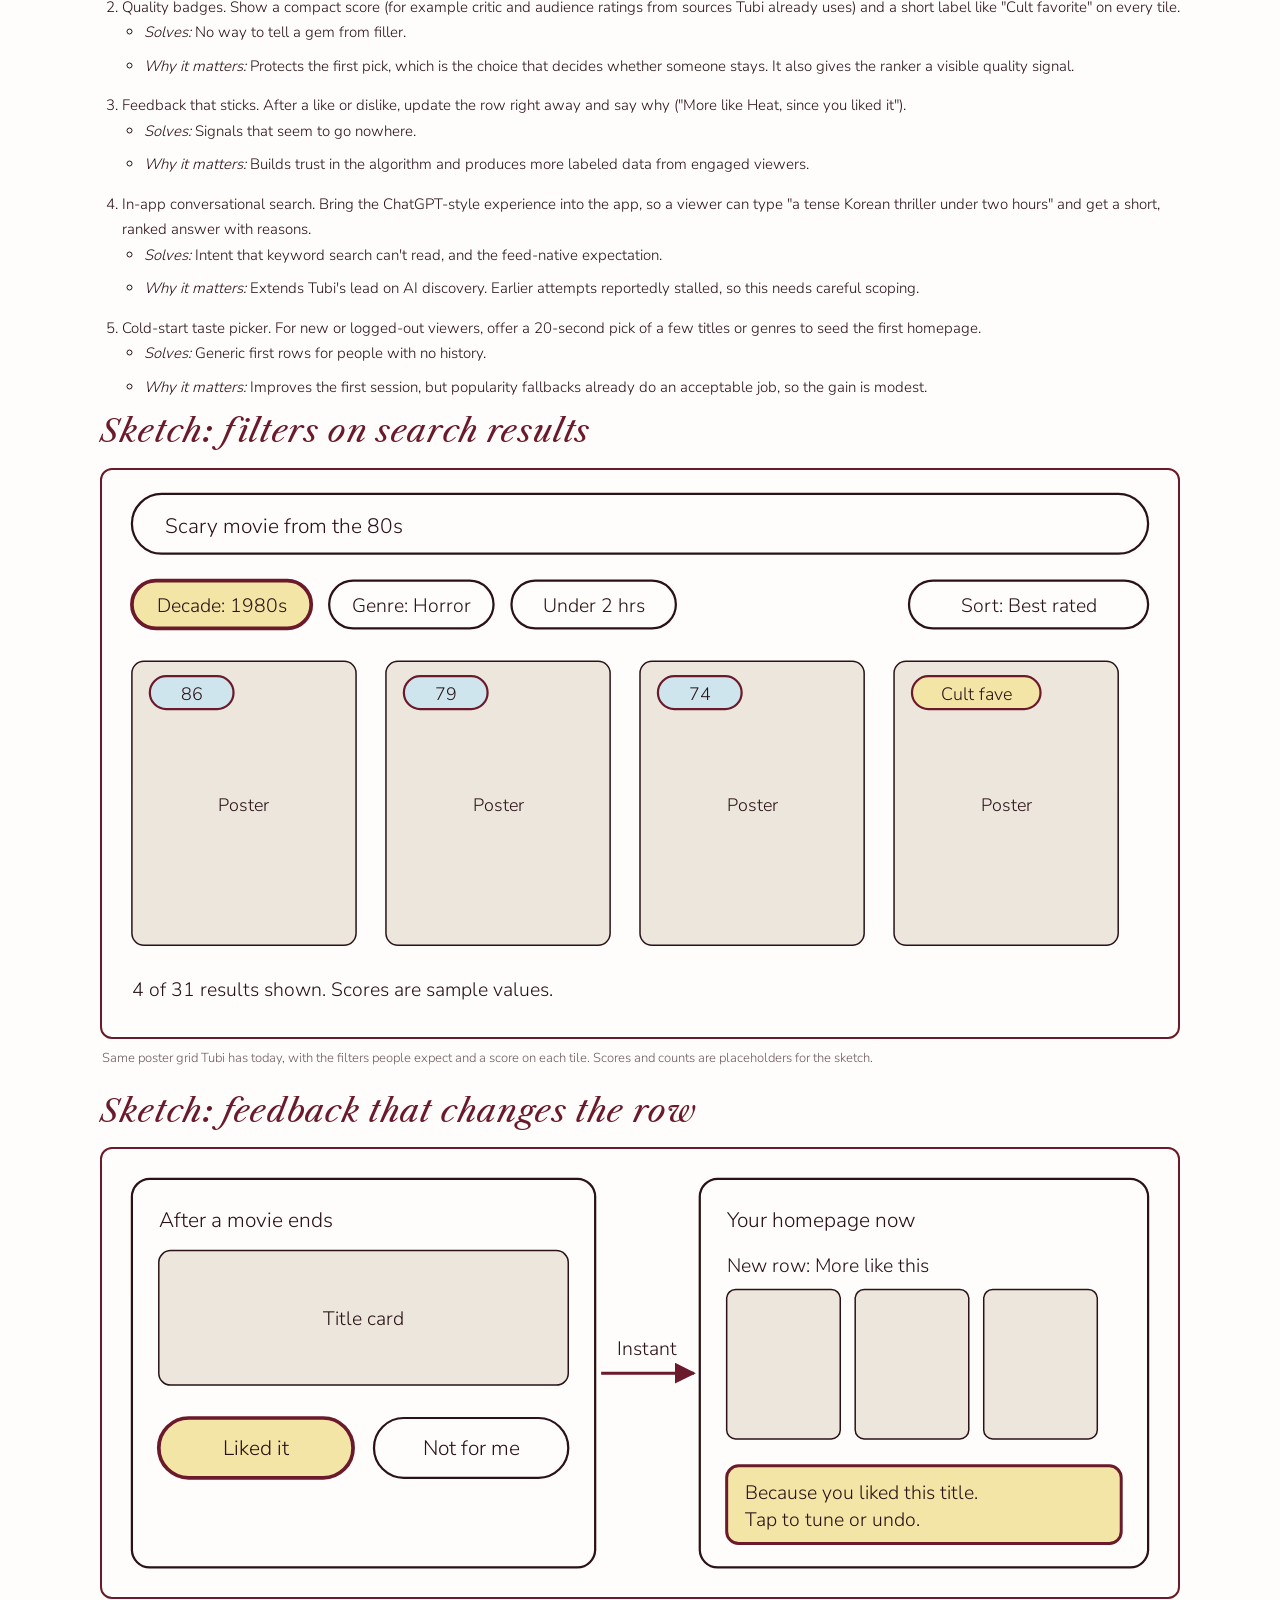
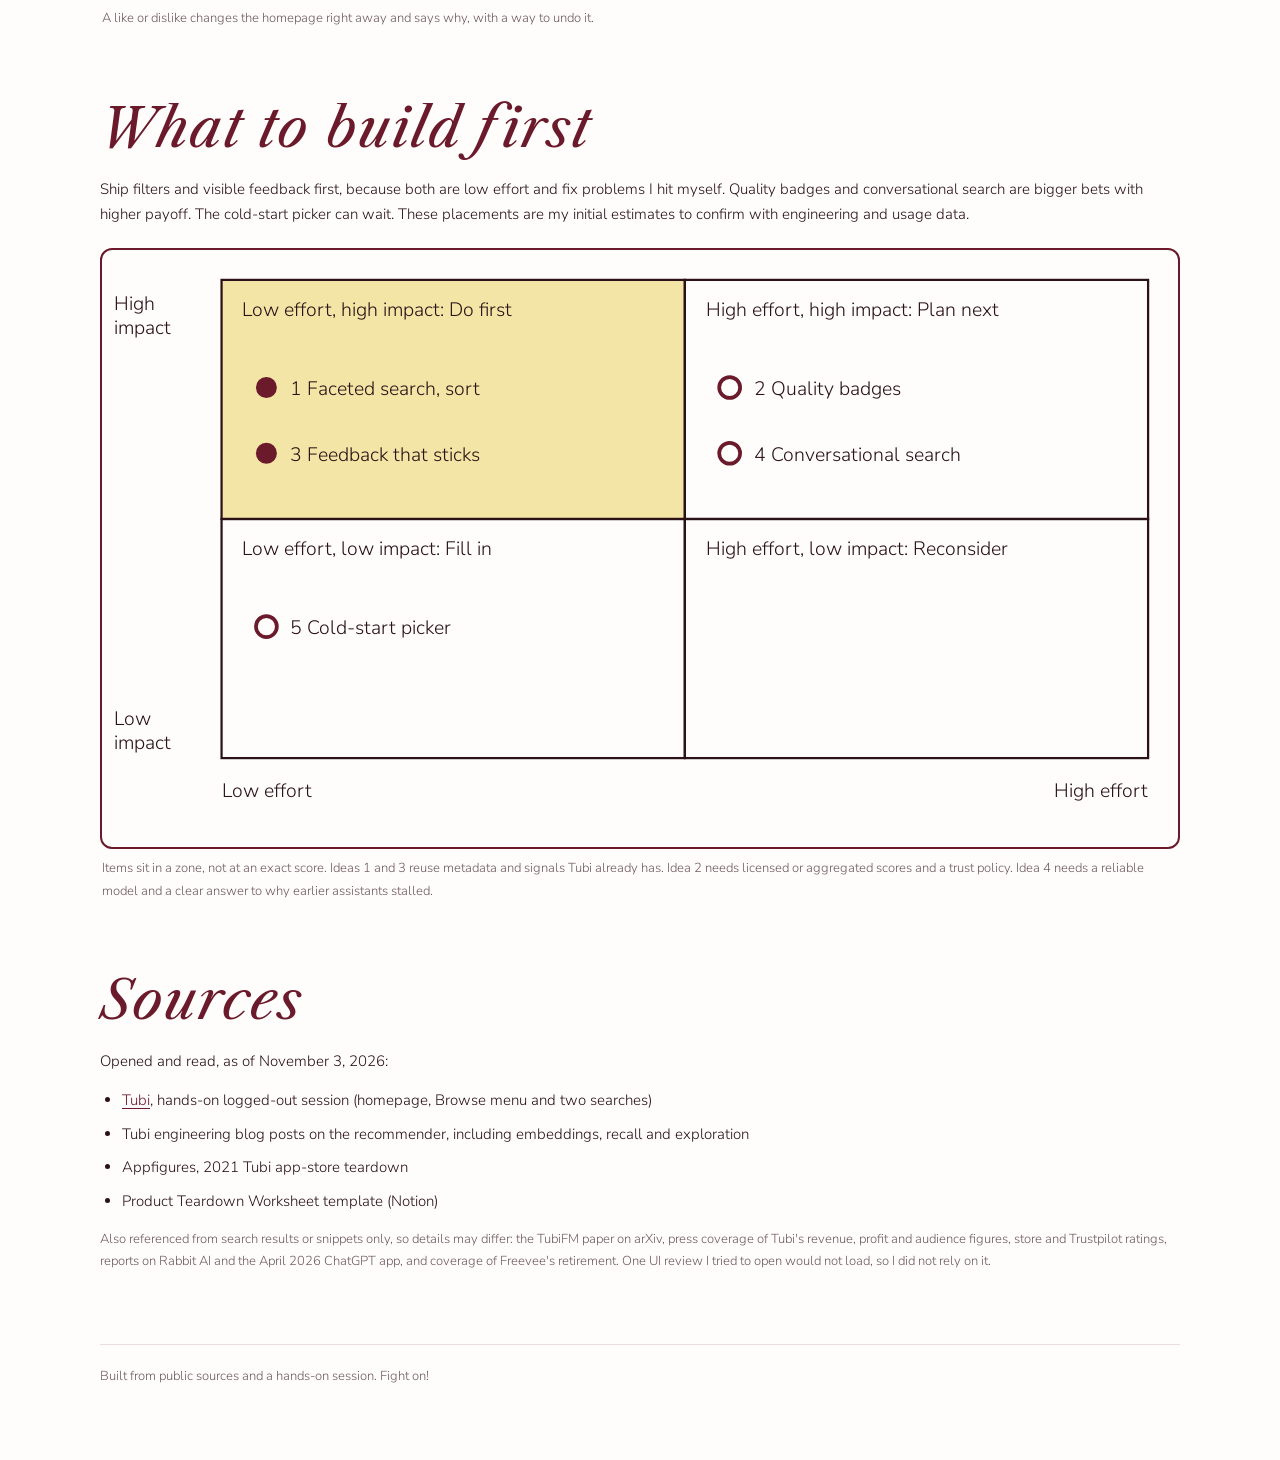
<file: product-sense/tubi-teardown/index.html>
<!doctype html>
<html lang="en">
<head>
<meta charset="utf-8">
<meta name="viewport" content="width=device-width, initial-scale=1">
<title>Navya Gupta, Tubi teardown</title>
<meta name="description" content="How Tubi's recommendations, search and content mix decide whether you find something good to watch.">
<link rel="icon" href="/favicon.svg" type="image/svg+xml">
<link rel="apple-touch-icon" href="/apple-touch-icon.png">
<link rel="canonical" href="https://navyagupta.net/product-sense/tubi-teardown">
<meta property="og:url" content="https://navyagupta.net/product-sense/tubi-teardown">
<meta property="og:type" content="website">
<meta property="og:site_name" content="Navya Gupta">
<meta property="og:title" content="Navya Gupta, Tubi teardown">
<meta property="og:description" content="How Tubi's recommendations, search and content mix decide whether you find something good to watch.">
<meta property="og:image" content="https://navyagupta.net/assets/og.png">
<meta property="og:image:width" content="1200">
<meta property="og:image:height" content="630">
<meta name="twitter:card" content="summary_large_image">
<link rel="stylesheet" href="/fonts.css">
<style>
/* Layout: one narrow reading column like the other pages, sticky-note summary, bordered cards. */
:root {
  --bg: #fffdfb;
  --ink: #2a1216;
  --muted: #6e5a5d;
  --burgundy: #6b1a2b;
  --gold: #f3e5a6;
  --pink: #f4cdd7;
  --blue: #cfe5ee;
  --rule: #eadfdc;
  --hand: "Site Title", "Adobe Caslon Pro", "Libre Caslon Text", Georgia, serif;
  --type: "Site Body", Avenir, "Avenir Next", "Nunito Sans", sans-serif;
  color-scheme: light;
}
* { box-sizing: border-box; }
html, body { margin: 0; }
body {
  background: var(--bg);
  color: var(--ink);
  font-family: var(--type);
  font-size: 15px;
  line-height: 1.7;
  padding-inline: max(16px, env(safe-area-inset-left, 0px)) max(16px, env(safe-area-inset-right, 0px));
  padding-block: 32px 72px;
}
main { max-width: 1080px; margin: 0 auto; }
a { color: var(--burgundy); text-underline-offset: 3px; }
a:focus-visible { outline: 2px solid var(--burgundy); outline-offset: 3px; }
.back { font-size: 13px; letter-spacing: .12em; text-decoration: none; }
.back:hover { text-decoration: underline; }
h1, h2, h3 { font-family: var(--hand); font-weight: 400; color: var(--burgundy); margin: 0; text-wrap: balance; line-height: 1.28; }
h1 { font-size: clamp(56px, 11vw, 92px); margin-top: 28px; }
h2 { font-size: clamp(40px, 7vw, 54px); }
h3 { font-size: 32px; line-height: 1.05; }
.sub { margin: 14px 0 6px; font-size: 18px; }
.by { color: var(--muted); font-size: 13px; letter-spacing: .08em; margin: 0; }
hr { border: 0; border-top: 1px solid var(--rule); margin: 28px 0 0; }
section { margin-top: 64px; }
section > h2 { margin-bottom: 14px; }
p { margin: 0 0 14px; }
ul, ol { margin: 0 0 14px; padding-left: 22px; }
li { margin-bottom: 8px; }
.note { color: var(--muted); font-size: 13px; }
.glance { display: grid; grid-template-columns: repeat(auto-fit, minmax(240px, 1fr)); gap: 18px; margin-top: 36px; }
.sticky { padding: 20px 20px 8px; border-radius: 4px; box-shadow: 0 6px 14px rgba(42, 18, 22, .12); }
.sticky:nth-child(1) { background: var(--gold); transform: rotate(-1deg); }
.sticky:nth-child(2) { background: var(--pink); transform: rotate(.8deg); }
.sticky:nth-child(3) { background: var(--blue); transform: rotate(-.6deg); }
.sticky h3 { margin-bottom: 8px; }
.cards { display: grid; grid-template-columns: repeat(auto-fit, minmax(280px, 1fr)); gap: 18px; margin-top: 8px; }
.card { border: 2px solid var(--burgundy); border-radius: 12px; padding: 20px 22px 8px; min-width: 0; background: #fffdfb; }
.card h3 { margin-bottom: 8px; }
.take { background: var(--gold); padding: 2px 6px; }
.steps { list-style: none; padding: 0; counter-reset: s; }
.steps li { counter-increment: s; border-left: 3px solid var(--burgundy); padding: 2px 0 2px 18px; margin-bottom: 18px; }
.steps li::before { content: "Step " counter(s); display: block; font-family: var(--hand); font-size: 28px; color: var(--burgundy); line-height: 1; margin-bottom: 4px; }
.fig { margin: 20px 0 8px; border: 2px solid var(--burgundy); border-radius: 12px; background: #fffdfb; overflow-x: auto; }
.fig svg { display: block; min-width: 620px; width: 100%; height: auto; }
.fig text { font-family: var(--type); fill: var(--ink); }
figcaption { font-size: 13px; color: var(--muted); margin: 8px 2px 24px; }
figure { margin: 0; }
.tw { overflow-x: auto; margin: 8px 0 18px; border: 2px solid var(--burgundy); border-radius: 12px; background: #fffdfb; }
table { border-collapse: collapse; width: 100%; min-width: 560px; font-size: 14px; line-height: 1.5; }
th, td { text-align: left; vertical-align: top; padding: 10px 14px; border-bottom: 1px solid var(--rule); }
th { font-family: var(--hand); font-weight: 400; font-size: 26px; color: var(--burgundy); line-height: 1; }
tr:last-child td { border-bottom: 0; }
footer { margin-top: 72px; padding-top: 20px; border-top: 1px solid var(--rule); font-size: 13px; color: var(--muted); }
</style>
</head>
<body>
<main>
<a class="back" href="/product-sense">&larr; Product sense</a>
<h1>Tubi teardown</h1>
<p class="sub">How Tubi's recommendations, search and content mix decide whether you find something good to watch, and how to make that easier.</p>
<p class="by">Navya Gupta · November 3, 2026</p>
<hr>

<div class="glance">
  <div class="sticky"><h3>What works</h3><p>A recommender built from 70+ models, a huge free library, and a homepage that gets you watching fast.</p></div>
  <div class="sticky"><h3>Biggest gaps</h3><p>Search ignores details like decade, results have no filters or sort, and nothing tells you whether a title is any good.</p></div>
  <div class="sticky"><h3>Build first</h3><p>Filters and sort on search results, and feedback that visibly changes your rows. Then quality badges and conversational search.</p></div>
</div>

<section>
<h2>The problem</h2>
<p>Tubi has one of the largest free libraries in streaming, over 200,000 titles. A big library only helps if people can find something worth watching in it. The challenge is to turn volume into confident choices, so that viewers who arrive for free content stay because the next pick is easy and good.</p>
<ul>
  <li><b>Algorithms:</b> Make recommendations feel earned and responsive, including for new viewers with no history and for people who want something different.</li>
  <li><b>Findability:</b> Let people search and browse by what they actually want, such as a decade, a mood or a country, without scrolling endless rows.</li>
  <li><b>Content quality:</b> Help people tell the gems from the filler in a catalog of mixed quality, so a bad first pick doesn't end the session.</li>
</ul>
</section>

<section>
<h2>Research: how Tubi is doing</h2>
<p>Tubi is growing and profitable, and viewers rate the app highly. The friction is about ads, picking from a mixed catalog, and search that doesn't read intent.</p>
<h3>The numbers</h3>
<ul>
  <li><b>Scale:</b> 100 million or more monthly active users and about 2.2% of US TV viewing, per company and press figures. Library size is reported as 200,000 titles and up, with some sources saying 275,000 to 300,000.</li>
  <li><b>Business:</b> More than $1.1 billion in revenue in fiscal 2025, and profitable since the first fiscal quarter of 2026.</li>
  <li><b>Audience:</b> Over a third of viewers are 18 to 34, and about 63% are cord cutters or cord nevers.</li>
  <li><b>Algorithm:</b> Tubi engineers say the homepage is assembled by 70 or more machine learning models, trained on roughly a billion hours of monthly viewing. That 70+ figure comes from 2023 posts, so treat it as a past number.</li>
  <li><b>Other teardowns:</b> The only full teardown I found is Appfigures' 2021 app-store teardown, which graded Tubi A-. It covers store optimization, not recommendations or search.</li>
</ul>
<h3>Ratings and reviews</h3>
<div class="tw"><table>
  <tr><th>Source</th><th>Rating</th><th>Read</th></tr>
  <tr><td>Apple App Store</td><td>About 4.8, over a million ratings</td><td>Loved for free, big library</td></tr>
  <tr><td>Google Play</td><td>About 4.9</td><td>Same pattern</td></tr>
  <tr><td>Trustpilot</td><td>About 2.0</td><td>Ads, buffering and account issues</td></tr>
</table></div>
<p class="note">Store figures are from trackers and the listings, and may differ slightly from the live pages. Trustpilot reviews skew toward people with a problem.</p>
<h3>How the recommender works</h3>
<div class="tw"><table>
  <tr><th>Layer</th><th>What Tubi says it does</th></tr>
  <tr><td>Two stages</td><td>Recall pulls a few hundred candidates, then ranking orders them for each row.</td></tr>
  <tr><td>Content signals</td><td>Embeddings built from IMDb, Gracenote, Rotten Tomatoes and Wikipedia metadata help new titles get recommended before they have viewing data.</td></tr>
  <tr><td>Viewer signals</td><td>Viewing history, My List, and likes and dislikes.</td></tr>
  <tr><td>Evolution</td><td>Averaged embeddings, then per-video nearest neighbors, then multi-interest clusters, then real-time recall and context-aware exploration.</td></tr>
  <tr><td>Exploration</td><td>A "Something Completely Different" row and bandit algorithms push against over-narrow recommendations.</td></tr>
  <tr><td>New viewers</td><td>Cold start leans on popularity by country, language, genre and external ratings.</td></tr>
  <tr><td>Newer work</td><td>A 2026 paper, TubiFM, describes one generative model that ranks items, carousels and search. Tubi launched a ChatGPT app in April 2026. An earlier GPT-4 assistant, Rabbit AI, entered iOS beta in 2023 and was reportedly shut down in 2024. That shutdown rests on thin sourcing and I found no Tubi announcement.</td></tr>
</table></div>
<h3>What users complain about</h3>
<ol>
  <li><b>Ads:</b> The top complaint, including ad load and repeats within a break.</li>
  <li><b>Search that misses intent:</b> In my test, "scary movie from the 80s" returned horror titles but ignored the decade.</li>
  <li><b>No way to narrow results:</b> The results page is a poster grid with no filters or sort.</li>
  <li><b>Hard to judge quality:</b> Tiles show year, runtime, rating and genre, but no review score.</li>
  <li><b>Menu sprawl:</b> Browse has many sub-menus and lists genres twice.</li>
</ol>
<p class="note">Complaints 2 to 5 come from my own logged-out session on November 3, 2026, with two searches. It is one session, so it shows what is possible, not how often it happens.</p>
</section>

<section>
<h2>Who uses Tubi</h2>
<p>Three illustrative personas, built from the audience data and reviews above. They are hypotheses to test with real interviews, not research findings.</p>
<div class="cards">
  <div class="card">
    <h3>Marcus, the gem hunter</h3>
    <p>A film fan who likes older and obscure titles and treats Tubi as a treasure hunt.</p>
    <ul>
      <li>Can't filter by decade or country.</li>
      <li>Has no signal for which obscure picks are worth it.</li>
      <li>Rows repeat the same popular titles.</li>
    </ul>
  </div>
  <div class="card">
    <h3>Denise, the budget cord cutter</h3>
    <p>Dropped cable to save money and wants something on tonight with minimal effort.</p>
    <ul>
      <li>Skims rows and wastes time on duds.</li>
      <li>Tires of ad breaks mid-movie.</li>
      <li>Gives up when the first pick is poor.</li>
    </ul>
  </div>
  <div class="card">
    <h3>Jordan, the feed-native viewer</h3>
    <p>Around 22, used to being served a clean, personalized feed on short-video apps.</p>
    <ul>
      <li>Unsure why a title was recommended.</li>
      <li>Likes and dislikes don't visibly change anything.</li>
      <li>Expects to type a vibe and get answers.</li>
    </ul>
  </div>
</div>
</section>

<section>
<h2>The user journey</h2>
<p>Getting started and watching are smooth. The weak points are the middle stages where a viewer has to decide, and the last one where feedback should pay off.</p>
<h3>Step by step</h3>
<ol class="steps">
  <li><b>Land and start.</b> The homepage loads rows of posters with no sign-in needed to browse. <i>Strength:</i> Almost no friction to get to a title.</li>
  <li><b>Browse rows.</b> Rows are ranked per viewer, with tiles showing year, runtime, maturity rating and genre. <i>Gap:</i> No review score or quality cue on the tile.</li>
  <li><b>Use the Browse menu.</b> Many sub-menus by genre and collection. <i>Friction:</i> Genres appear twice and the structure is deep.</li>
  <li><b>Search.</b> "korean thriller" returned relevant results. "scary movie from the 80s" returned horror but ignored the decade. <i>Gap:</i> No filters or sort on the results page.</li>
  <li><b>Watch.</b> Playback with ad breaks. <i>Friction:</i> Ads are the top complaint in reviews.</li>
  <li><b>Give feedback and come back.</b> Likes, dislikes and My List feed the models. <i>Gap:</i> The effect on your rows isn't visible, so it doesn't feel like it works.</li>
</ol>
<h3>How it holds up</h3>
<ul>
  <li><b>Function:</b> Free, fast and no sign-in covers the core job. The recommender is serious engineering.</li>
  <li><b>Design:</b> A poster-grid layout that is familiar and scannable. It has little metadata for deciding between titles.</li>
  <li><b>Performance:</b> Reviewers mention buffering and crashes sometimes. I have not measured load times myself.</li>
</ul>
<h3>Where it can improve</h3>
<ol>
  <li><b>Let people narrow results:</b> Filters and sort on search and browse pages.</li>
  <li><b>Show quality at a glance:</b> A compact score or badge on every tile.</li>
  <li><b>Make feedback visible:</b> After a like or dislike, show the row change and say why.</li>
</ol>
</section>

<section>
<h2>How competitors compare</h2>
<p>Each rival wins on one axis Tubi can borrow from: Pluto TV on lean-back viewing, Roku on distribution, Netflix and Prime on recommendation polish.</p>
<div class="cards">
  <div class="card"><h3>Pluto TV</h3><p>Free and ad-supported with live linear channels you can turn on without choosing anything.</p><p><span class="take">Takeaway:</span> Live channels remove the decision, which is the one problem Tubi leaves to the viewer.</p></div>
  <div class="card"><h3>The Roku Channel</h3><p>Free, ad-supported and pre-installed on Roku devices, which gives it distribution Tubi has to earn.</p><p><span class="take">Takeaway:</span> Strong default placement, but the catalog is less distinctive.</p></div>
  <div class="card"><h3>Freevee</h3><p>Amazon's free tier, retired on September 3, 2025 and folded into Prime Video.</p><p><span class="take">Takeaway:</span> A well-funded rival chose to merge, which leaves more of the free audience for Tubi.</p></div>
  <div class="card"><h3>Netflix and Prime Video</h3><p>Paid services with polished recommendations, AI-driven rows and richer metadata. Neither has a ChatGPT app.</p><p><span class="take">Takeaway:</span> They set the bar for explaining why a title was picked.</p></div>
</div>
<p style="margin-top:18px">Three lessons carry into the ideas below. Pluto shows people sometimes want no choice at all. Netflix and Prime show that explaining a recommendation builds trust. Tubi's ChatGPT app shows it can lead on conversational discovery, which rivals have not done.</p>
</section>

<section>
<h2>Five ideas to fix it</h2>
<p>Each idea targets the same loop of finding, judging and trusting what to watch, and each touches the algorithm, findability and content quality in a different way.</p>
<ol>
  <li><b>Faceted search and sort.</b> Add filters for decade, genre, country, runtime and rating, plus sort by popularity, newest or score, on search and browse results.
    <ul><li><i>Solves:</i> Search that ignores intent, and results nobody can narrow.</li><li><i>Why it matters:</i> Turns "scary movie from the 80s" from a miss into a two-tap answer. It is mostly UI over metadata Tubi already holds.</li></ul></li>
  <li><b>Quality badges.</b> Show a compact score (for example critic and audience ratings from sources Tubi already uses) and a short label like "Cult favorite" on every tile.
    <ul><li><i>Solves:</i> No way to tell a gem from filler.</li><li><i>Why it matters:</i> Protects the first pick, which is the choice that decides whether someone stays. It also gives the ranker a visible quality signal.</li></ul></li>
  <li><b>Feedback that sticks.</b> After a like or dislike, update the row right away and say why ("More like Heat, since you liked it").
    <ul><li><i>Solves:</i> Signals that seem to go nowhere.</li><li><i>Why it matters:</i> Builds trust in the algorithm and produces more labeled data from engaged viewers.</li></ul></li>
  <li><b>In-app conversational search.</b> Bring the ChatGPT-style experience into the app, so a viewer can type "a tense Korean thriller under two hours" and get a short, ranked answer with reasons.
    <ul><li><i>Solves:</i> Intent that keyword search can't read, and the feed-native expectation.</li><li><i>Why it matters:</i> Extends Tubi's lead on AI discovery. Earlier attempts reportedly stalled, so this needs careful scoping.</li></ul></li>
  <li><b>Cold-start taste picker.</b> For new or logged-out viewers, offer a 20-second pick of a few titles or genres to seed the first homepage.
    <ul><li><i>Solves:</i> Generic first rows for people with no history.</li><li><i>Why it matters:</i> Improves the first session, but popularity fallbacks already do an acceptable job, so the gain is modest.</li></ul></li>
</ol>

<h3>Sketch: filters on search results</h3>
<figure>
<div class="fig">
<svg viewBox="0 0 720 380" role="img" aria-label="Search results page with filter chips for decade, genre and sort, and a poster grid with quality badges">
  <g font-size="14">
    <rect x="20" y="16" width="680" height="40" rx="20" fill="none" stroke="#2a1216" stroke-width="1.5"/>
    <text x="42" y="42">Scary movie from the 80s</text>
    <g text-anchor="middle" font-size="13">
      <rect x="20" y="74" width="120" height="32" rx="16" fill="#f3e5a6" stroke="#6b1a2b" stroke-width="2.5"/><text x="80" y="95" font-weight="700">Decade: 1980s</text>
      <rect x="152" y="74" width="110" height="32" rx="16" fill="none" stroke="#2a1216" stroke-width="1.5"/><text x="207" y="95">Genre: Horror</text>
      <rect x="274" y="74" width="110" height="32" rx="16" fill="none" stroke="#2a1216" stroke-width="1.5"/><text x="329" y="95">Under 2 hrs</text>
      <rect x="540" y="74" width="160" height="32" rx="16" fill="none" stroke="#2a1216" stroke-width="1.5"/><text x="620" y="95">Sort: Best rated</text>
    </g>
    <g text-anchor="middle" font-size="12">
      <rect x="20" y="128" width="150" height="190" rx="8" fill="#ece6dc" stroke="#2a1216"/><text x="95" y="228">Poster</text>
      <rect x="32" y="138" width="56" height="22" rx="11" fill="#cfe5ee" stroke="#6b1a2b" stroke-width="1.5"/><text x="60" y="154" font-weight="700">86</text>
      <rect x="190" y="128" width="150" height="190" rx="8" fill="#ece6dc" stroke="#2a1216"/><text x="265" y="228">Poster</text>
      <rect x="202" y="138" width="56" height="22" rx="11" fill="#cfe5ee" stroke="#6b1a2b" stroke-width="1.5"/><text x="230" y="154" font-weight="700">79</text>
      <rect x="360" y="128" width="150" height="190" rx="8" fill="#ece6dc" stroke="#2a1216"/><text x="435" y="228">Poster</text>
      <rect x="372" y="138" width="56" height="22" rx="11" fill="#cfe5ee" stroke="#6b1a2b" stroke-width="1.5"/><text x="400" y="154" font-weight="700">74</text>
      <rect x="530" y="128" width="150" height="190" rx="8" fill="#ece6dc" stroke="#2a1216"/><text x="605" y="228">Poster</text>
      <rect x="542" y="138" width="86" height="22" rx="11" fill="#f3e5a6" stroke="#6b1a2b" stroke-width="1.5"/><text x="585" y="154" font-weight="700">Cult fave</text>
    </g>
    <text x="20" y="352" font-size="13">4 of 31 results shown. Scores are sample values.</text>
  </g>
</svg>
</div>
<figcaption>Same poster grid Tubi has today, with the filters people expect and a score on each tile. Scores and counts are placeholders for the sketch.</figcaption>
</figure>

<h3>Sketch: feedback that changes the row</h3>
<figure>
<div class="fig">
<svg viewBox="0 0 720 300" role="img" aria-label="A like on a title updates the row below with an explanation">
  <defs><marker id="ar" viewBox="0 0 10 10" refX="9" refY="5" markerWidth="7" markerHeight="7" orient="auto"><path d="M0 0L10 5L0 10z" fill="#6b1a2b"/></marker></defs>
  <g font-size="14">
    <rect x="20" y="20" width="310" height="260" rx="12" fill="none" stroke="#2a1216" stroke-width="1.5"/>
    <text x="38" y="52" font-weight="700">After a movie ends</text>
    <rect x="38" y="68" width="274" height="90" rx="8" fill="#ece6dc" stroke="#2a1216"/>
    <text x="175" y="118" text-anchor="middle" font-size="13">Title card</text>
    <rect x="38" y="180" width="130" height="40" rx="20" fill="#f3e5a6" stroke="#6b1a2b" stroke-width="2.5"/><text x="103" y="205" text-anchor="middle" font-weight="700">Liked it</text>
    <rect x="182" y="180" width="130" height="40" rx="20" fill="none" stroke="#2a1216" stroke-width="1.5"/><text x="247" y="205" text-anchor="middle">Not for me</text>
    <path d="M334 150H396" fill="none" stroke="#6b1a2b" stroke-width="2" marker-end="url(#ar)"/>
    <text x="365" y="138" text-anchor="middle" font-size="13">Instant</text>
    <rect x="400" y="20" width="300" height="260" rx="12" fill="none" stroke="#2a1216" stroke-width="1.5"/>
    <text x="418" y="52" font-weight="700">Your homepage now</text>
    <text x="418" y="82" font-size="13">New row: More like this</text>
    <g fill="#ece6dc" stroke="#2a1216"><rect x="418" y="94" width="76" height="100" rx="6"/><rect x="504" y="94" width="76" height="100" rx="6"/><rect x="590" y="94" width="76" height="100" rx="6"/></g>
    <rect x="418" y="212" width="264" height="52" rx="8" fill="#f3e5a6" stroke="#6b1a2b" stroke-width="2"/>
    <text x="430" y="234" font-size="13">Because you liked this title.</text>
    <text x="430" y="252" font-size="13">Tap to tune or undo.</text>
  </g>
</svg>
</div>
<figcaption>A like or dislike changes the homepage right away and says why, with a way to undo it.</figcaption>
</figure>
</section>

<section>
<h2>What to build first</h2>
<p>Ship filters and visible feedback first, because both are low effort and fix problems I hit myself. Quality badges and conversational search are bigger bets with higher payoff. The cold-start picker can wait. These placements are my initial estimates to confirm with engineering and usage data.</p>
<figure>
<div class="fig">
<svg viewBox="0 0 720 400" role="img" aria-label="Effort and impact matrix: faceted search and feedback that sticks are low effort and high impact">
  <g font-size="13">
    <rect x="80" y="20" width="310" height="160" fill="#f3e5a6" stroke="#2a1216" stroke-width="1.5"/>
    <rect x="390" y="20" width="310" height="160" fill="none" stroke="#2a1216" stroke-width="1.5"/>
    <rect x="80" y="180" width="310" height="160" fill="none" stroke="#2a1216" stroke-width="1.5"/>
    <rect x="390" y="180" width="310" height="160" fill="none" stroke="#2a1216" stroke-width="1.5"/>
    <text x="94" y="44" font-weight="700">Low effort, high impact: Do first</text>
    <text x="404" y="44" font-weight="700">High effort, high impact: Plan next</text>
    <text x="94" y="204" font-weight="700">Low effort, low impact: Fill in</text>
    <text x="404" y="204" font-weight="700">High effort, low impact: Reconsider</text>
    <circle cx="110" cy="92" r="7" fill="#6b1a2b"/><text x="126" y="97" font-weight="700">1  Faceted search, sort</text>
    <circle cx="110" cy="136" r="7" fill="#6b1a2b"/><text x="126" y="141" font-weight="700">3  Feedback that sticks</text>
    <circle cx="420" cy="92" r="7" fill="none" stroke="#6b1a2b" stroke-width="2.5"/><text x="436" y="97">2  Quality badges</text>
    <circle cx="420" cy="136" r="7" fill="none" stroke="#6b1a2b" stroke-width="2.5"/><text x="436" y="141">4  Conversational search</text>
    <circle cx="110" cy="252" r="7" fill="none" stroke="#6b1a2b" stroke-width="2.5"/><text x="126" y="257">5  Cold-start picker</text>
    <text x="8" y="40">High</text><text x="8" y="56">impact</text>
    <text x="8" y="318">Low</text><text x="8" y="334">impact</text>
    <text x="80" y="366">Low effort</text>
    <text x="700" y="366" text-anchor="end">High effort</text>
  </g>
</svg>
</div>
<figcaption>Items sit in a zone, not at an exact score. Ideas 1 and 3 reuse metadata and signals Tubi already has. Idea 2 needs licensed or aggregated scores and a trust policy. Idea 4 needs a reliable model and a clear answer to why earlier assistants stalled.</figcaption>
</figure>
</section>

<section>
<h2>Sources</h2>
<p>Opened and read, as of November 3, 2026:</p>
<ul>
  <li><a href="https://tubitv.com/">Tubi</a>, hands-on logged-out session (homepage, Browse menu and two searches)</li>
  <li>Tubi engineering blog posts on the recommender, including embeddings, recall and exploration</li>
  <li>Appfigures, 2021 Tubi app-store teardown</li>
  <li>Product Teardown Worksheet template (Notion)</li>
</ul>
<p class="note">Also referenced from search results or snippets only, so details may differ: the TubiFM paper on arXiv, press coverage of Tubi's revenue, profit and audience figures, store and Trustpilot ratings, reports on Rabbit AI and the April 2026 ChatGPT app, and coverage of Freevee's retirement. One UI review I tried to open would not load, so I did not rely on it.</p>
</section>

<footer>Built from public sources and a hands-on session. Fight on!</footer>
</main>
</body>
</html>
</file>
<file: fonts.css>
/* Title: Adobe Caslon Italic (uses the installed font if present, else Libre Caslon Text Italic).
   Body: Avenir Light (uses the installed font if present, else Nunito Sans Light).
   The italic file is mapped to "normal" style and the weight range stops browsers faking bold. */
@font-face {
  font-family: "Site Title";
  font-style: normal;
  font-weight: 400 700;
  font-display: swap;
  src: local("Adobe Caslon Pro Italic"), local("ACaslonPro-Italic"),
       url("/assets/fonts/libre-caslon-text-latin-400-italic.woff2") format("woff2");
}
@font-face {
  font-family: "Site Body";
  font-style: normal;
  font-weight: 300 700;
  font-display: swap;
  src: local("Avenir-Light"), local("Avenir Light"),
       url("/assets/fonts/nunito-sans-latin-300-normal.woff2") format("woff2");
}

/* italic f/j swash descenders: a little tracking keeps neighbouring letters from touching */
h1, h2, h3 { letter-spacing: 0.02em; }

/* Bold Avenir for the few spots that ask for it (the numbers on the About page). Kept as its own
   family so the light body text and small labels stay light everywhere else. */
@font-face {
  font-family: "Site Body Bold";
  font-style: normal;
  font-weight: 700;
  font-display: swap;
  src: local("Avenir-Heavy"), local("Avenir Heavy"),
       url("/assets/fonts/nunito-sans-latin-700-normal.woff2") format("woff2");
}
</file>
